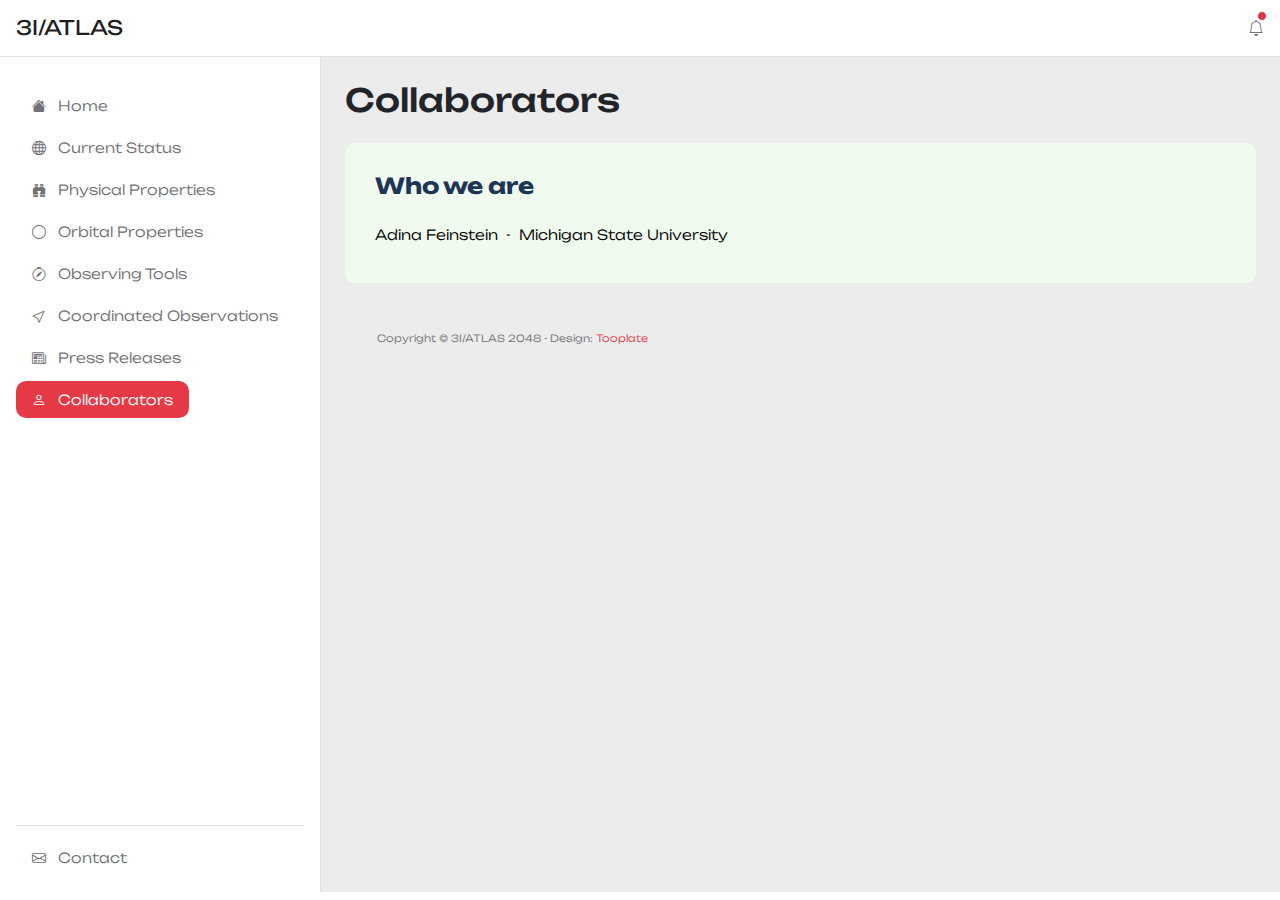
<file: collaborators.html>
<!doctype html>
<html lang="en">
    <head>
        <meta charset="utf-8">
        <meta name="viewport" content="width=device-width, initial-scale=1">

        <meta name="description" content="">
        <meta name="author" content="Tooplate">

        <title>3I/ATLAS</title>

        <!-- CSS FILES -->
        <link rel="preconnect" href="https://fonts.googleapis.com">

        <link rel="preconnect" href="https://fonts.gstatic.com" crossorigin>

        <link href="https://fonts.googleapis.com/css2?family=Unbounded:wght@300;400;700&display=swap" rel="stylesheet">

        <link href="css/bootstrap.min.css" rel="stylesheet">

        <link href="css/bootstrap-icons.css" rel="stylesheet">

        <link href="css/apexcharts.css" rel="stylesheet">

        <link href="css/tooplate-mini-finance.css" rel="stylesheet">
<!--

Tooplate 2135 3I/ATLAS

https://www.tooplate.com/view/2135-mini-finance

Bootstrap 5 Dashboard Admin Template

-->

    </head>

    <body>
        <header class="navbar sticky-top flex-md-nowrap">
            <div class="col-md-3 col-lg-3 me-0 px-3 fs-6">
                <a class="navbar-brand" href="index.html">
                    3I/ATLAS
                </a>
            </div>

            <button class="navbar-toggler position-absolute d-md-none collapsed" type="button" data-bs-toggle="collapse" data-bs-target="#sidebarMenu" aria-controls="sidebarMenu" aria-expanded="false" aria-label="Toggle navigation">
                <span class="navbar-toggler-icon"></span>
            </button>

            <div class="navbar-nav me-lg-2">
                <div class="nav-item text-nowrap d-flex align-items-center">
                    <div class="dropdown ps-3">
                        <a class="nav-link dropdown-toggle text-center" href="#" role="button" data-bs-toggle="dropdown" aria-expanded="false" id="navbarLightDropdownMenuLink">
                            <i class="bi-bell"></i>
                            <span class="position-absolute start-100 translate-middle p-1 bg-danger border border-light rounded-circle">
                                <span class="visually-hidden">New alerts</span>
                            </span>
                        </a>

                        <ul class="dropdown-menu dropdown-menu-lg-end notifications-block-wrap bg-white shadow" aria-labelledby="navbarLightDropdownMenuLink">
                            <small>Notifications</small>

                            <li class="notifications-block border-bottom pb-2 mb-2">
                                <a class="dropdown-item d-flex  align-items-center" href="#">
                                    <div class="notifications-icon-wrap bg-success">
                                        <i class="notifications-icon bi-check-circle-fill"></i>
                                    </div>

                                    <div>
                                        <span>Hello World.</span>

                                        <p>1 day ago</p>
                                    </div>
                                </a>
                            </li>

                        </ul>
                    </div>

                </div>
            </div>
        </header>

        <div class="container-fluid">
            <div class="row">
                <nav id="sidebarMenu" class="col-md-3 col-lg-3 d-md-block sidebar collapse">
                    <div class="position-sticky py-4 px-3 sidebar-sticky">
                        <ul class="nav flex-column h-100">
                            <li class="nav-item">
                                <a class="nav-link"  href="index.html">
                                    <i class="bi-house-fill me-2"></i>
                                    Home
                                </a>
                            </li>

                            <li class="nav-item">
                                <a class="nav-link" href="status.html">
                                    <i class="bi-globe me-2"></i>
                                    Current Status
                                </a>
                            </li>

                            <li class="nav-item">
                                <a class="nav-link" href="properties.html">
                                    <i class="bi-binoculars-fill me-2"></i>
                                    Physical Properties
                                </a>
                            </li>

                            <li class="nav-item">
                                <a class="nav-link" href="orbit.html">
                                    <i class="bi-circle me-2"></i>
                                    Orbital Properties
                                </a>
                            </li>

                            <li class="nav-item">
                                <a class="nav-link" href="observing.html">
                                    <i class="bi-compass me-2"></i>
                                    Observing Tools
                                </a>
                            </li>

                            <li class="nav-item">
                                <a class="nav-link" href="coordinated.html">
                                    <i class="bi-cursor me-2"></i>
                                    Coordinated Observations
                                </a>
                            </li>

                            <li class="nav-item">
                                <a class="nav-link" href="press.html">
                                    <i class="bi-newspaper me-2"></i>
                                    Press Releases
                                </a>
                            </li>

                            <li class="nav-item">
                                <a class="nav-link active" aria-current="page" href="collaborators.html">
                                    <i class="bi-person me-2"></i>
                                    Collaborators
                                </a>
                            </li>

                            <li class="nav-item border-top mt-auto pt-2">
                                <a class="nav-link" href="contact.html">
                                    <i class="bi-envelope me-2"></i>
                                    Contact
                                </a>
                            </li>
                        </ul>
                    </div>
                </nav>

                <main class="main-wrapper col-md-9 ms-sm-auto py-4 col-lg-9 px-md-4 border-start">
                    <div class="title-group mb-3">
                        <h1 class="h2 mb-0">Collaborators</h1>
                    </div>

                    <div class="row my-4">
                        <div class="col-lg-12 col-12">
                            <div class="custom-block custom-block-transations">
                                <div class="row">
                                    <div class="col-lg-12 col-12 mb-3">
                                        <h6>Who we are</h6>
                                    </div>


                                    <div class="col-lg-12 col-12">
                                        <p class="d-flex flex-wrap mb-2">
                                            <a href="mailto:adina@msu.edu">Adina Feinstein</a>
                                            <span>&nbsp - &nbspMichigan State University</span>
                                        </p>

                                    </div>
                                </div>
                            </div>


                        </div>

                    </div>

                    <footer class="site-footer">
                        <div class="container">
                            <div class="row">

                                <div class="col-lg-12 col-12">
                                    <p class="copyright-text">Copyright © 3I/ATLAS 2048
                                    - Design: <a rel="sponsored" href="https://www.tooplate.com" target="_blank">Tooplate</a></p>
                                </div>

                            </div>
                        </div>
                    </footer>
                </main>

            </div>
        </div>

        <!-- JAVASCRIPT FILES -->
        <script src="js/jquery.min.js"></script>
        <script src="js/bootstrap.bundle.min.js"></script>
        <script src="js/custom.js"></script>

    </body>
</html>
</file>
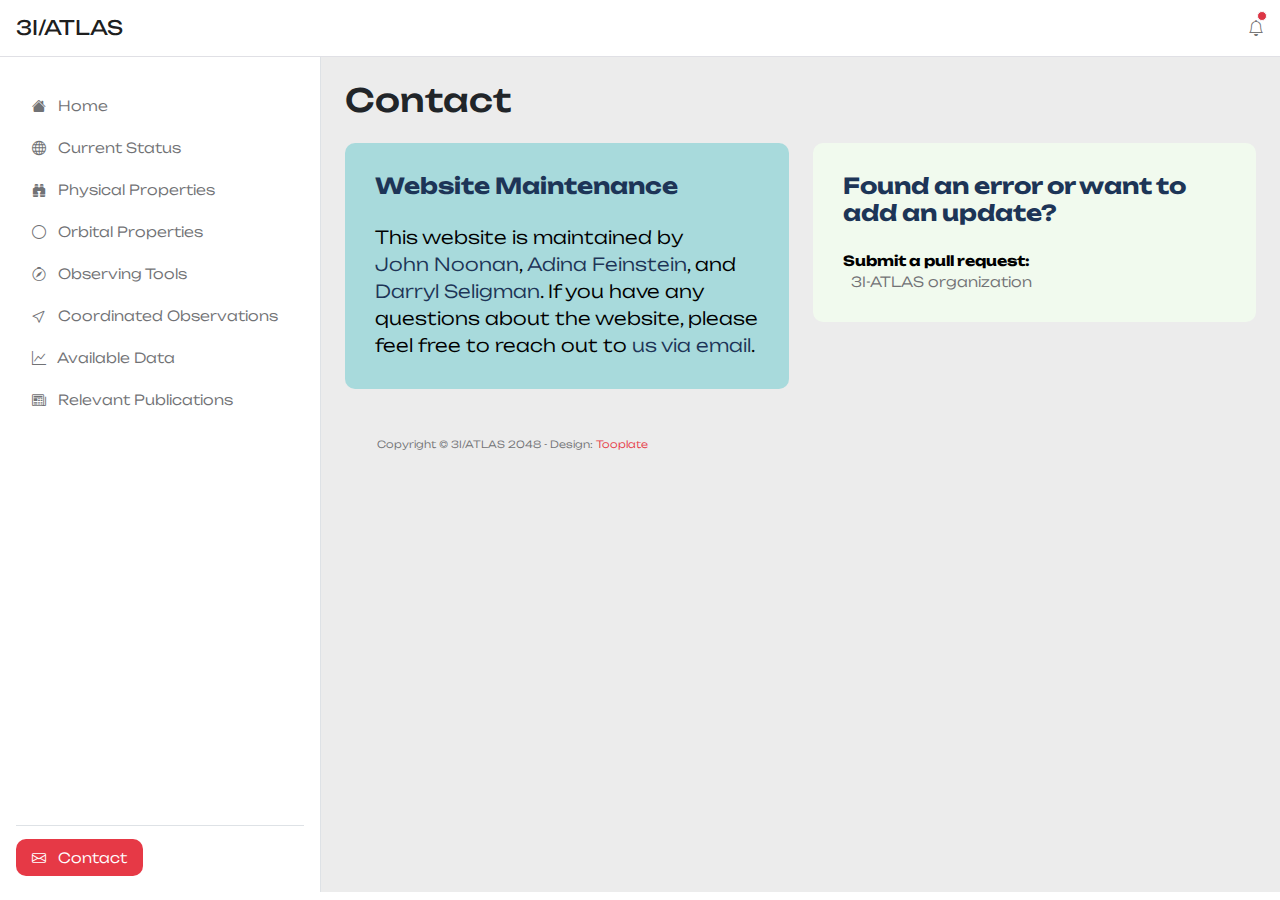
<file: contact.html>
<!doctype html>
<html lang="en">
    <head>
        <meta charset="utf-8">
        <meta name="viewport" content="width=device-width, initial-scale=1">

        <meta name="description" content="">
        <meta name="author" content="Tooplate">

        <title>3I/ATLAS</title>
        <link rel="icon" type="image/x-icon" href="comet.ico">

        <!-- CSS FILES -->
        <link rel="preconnect" href="https://fonts.googleapis.com">

        <link rel="preconnect" href="https://fonts.gstatic.com" crossorigin>

        <link href="https://fonts.googleapis.com/css2?family=Unbounded:wght@300;400;700&display=swap" rel="stylesheet">

        <link href="css/bootstrap.min.css" rel="stylesheet">

        <link href="css/bootstrap-icons.css" rel="stylesheet">

        <link href="css/apexcharts.css" rel="stylesheet">

        <link href="css/tooplate-mini-finance.css" rel="stylesheet">
<!--

Tooplate 2135 3I/ATLAS

https://www.tooplate.com/view/2135-mini-finance

Bootstrap 5 Dashboard Admin Template

-->

    </head>

    <body>
        <header class="navbar sticky-top flex-md-nowrap">
            <div class="col-md-3 col-lg-3 me-0 px-3 fs-6">
                <a class="navbar-brand" href="index.html">
                    3I/ATLAS
                </a>
            </div>

            <button class="navbar-toggler position-absolute d-md-none collapsed" type="button" data-bs-toggle="collapse" data-bs-target="#sidebarMenu" aria-controls="sidebarMenu" aria-expanded="false" aria-label="Toggle navigation">
                <span class="navbar-toggler-icon"></span>
            </button>

            <div class="navbar-nav me-lg-2">
                <div class="nav-item text-nowrap d-flex align-items-center">
                    <div class="dropdown ps-3">
                        <a class="nav-link dropdown-toggle text-center" href="#" role="button" data-bs-toggle="dropdown" aria-expanded="false" id="navbarLightDropdownMenuLink">
                            <i class="bi-bell"></i>
                            <span class="position-absolute start-100 translate-middle p-1 bg-danger border border-light rounded-circle">
                                <span class="visually-hidden">New alerts</span>
                            </span>
                        </a>

                        <ul class="dropdown-menu dropdown-menu-lg-end notifications-block-wrap bg-white shadow" aria-labelledby="navbarLightDropdownMenuLink">
                            <small>Notifications</small>

                            <li class="notifications-block border-bottom pb-2 mb-2">
                                <a class="dropdown-item d-flex  align-items-center" href="#">
                                    <div class="notifications-icon-wrap bg-success">
                                        <i class="notifications-icon bi-newspaper"></i>
                                    </div>

                                    <div>
                                      <span>Relevant publications updated.</span>
                                      <p>August 10, 2025</p>
                                    </div>
                                </a>
                            </li>

                        </ul>
                    </div>

                </div>
            </div>
        </header>

        <div class="container-fluid">
            <div class="row">
                <nav id="sidebarMenu" class="col-md-3 col-lg-3 d-md-block sidebar collapse">
                    <div class="position-sticky py-4 px-3 sidebar-sticky">
                        <ul class="nav flex-column h-100">
                            <li class="nav-item">
                                <a class="nav-link" aria-current="page" href="index.html">
                                    <i class="bi-house-fill me-2"></i>
                                    Home
                                </a>
                            </li>

                            <li class="nav-item">
                                <a class="nav-link" href="status.html">
                                    <i class="bi-globe me-2"></i>
                                    Current Status
                                </a>
                            </li>

                            <li class="nav-item">
                                <a class="nav-link" href="properties.html">
                                    <i class="bi-binoculars-fill me-2"></i>
                                    Physical Properties
                                </a>
                            </li>

                            <li class="nav-item">
                                <a class="nav-link" href="orbit.html">
                                    <i class="bi-circle me-2"></i>
                                    Orbital Properties
                                </a>
                            </li>

                            <li class="nav-item">
                                <a class="nav-link" href="observing.html">
                                    <i class="bi-compass me-2"></i>
                                    Observing Tools
                                </a>
                            </li>

                            <li class="nav-item">
                                <a class="nav-link" href="coordinated.html">
                                    <i class="bi-cursor me-2"></i>
                                    Coordinated Observations
                                </a>
                            </li>

                            <li class="nav-item">
                                <a class="nav-link" href="data.html">
                                    <i class="bi-graph-up me-2"></i>
                                    Available Data
                                </a>
                            </li>

                            <li class="nav-item">
                                <a class="nav-link" href="pubs.html">
                                    <i class="bi-newspaper me-2"></i>
                                    Relevant Publications
                                </a>
                            </li>


                            <li class="nav-item border-top mt-auto pt-2">
                                <a class="nav-link active" aria-current="page" href="contact.html">
                                    <i class="bi-envelope me-2"></i>
                                    Contact
                                </a>
                            </li>
                        </ul>
                    </div>
                </nav>

                <main class="main-wrapper col-md-9 ms-sm-auto py-4 col-lg-9 px-md-4 border-start">
                    <div class="title-group mb-3">
                        <h1 class="h2 mb-0">Contact</h1>
                    </div>

                    <div class="row my-4">

                        <div class="col-lg-6 col-12">
                            <div class="custom-block custom-block-contact">
                                <h6 class="mb-4">Website Maintenance</h6>

                                <p>
                                  This website is maintained by
                                  <a href="https://jnoons.squarespace.com/" target="_blank">John Noonan</a>,
                                  <a href="https://adina.feinste.in" target="_blank">Adina Feinstein</a>, and
                                  <a href="https://www.darrylseligman.com/" target="_blank">Darryl Seligman</a>. If you
                                  have any questions about the website, please feel
                                  free to reach out to <a href="mailto:adina@msu.edu,dzs@msu.edu,noonan@auburn.edu">us via email</a>.
                                </p>

                              </div>



                        </div>

                        <div class="col-lg-6 col-12">

                          <div class="custom-block custom-block-profile">
                              <h6 class="mb-4">Found an error or want to add an update?</h6>

                              <p>
                                  <strong>Submit a pull request:</strong>
                                  <a href="https://github.com/3I-ATLAS/3I-ATLAS.github.io/pulls"
                                  target="_blank"
                                  class="ms-2">
                                      3I-ATLAS organization
                                  </a>
                              </p>
                            </div>

                        </div>
                    </div>

                    <footer class="site-footer">
                        <div class="container">
                            <div class="row">

                                <div class="col-lg-12 col-12">
                                    <p class="copyright-text">Copyright © 3I/ATLAS 2048
                                    - Design: <a rel="sponsored" href="https://www.tooplate.com" target="_blank">Tooplate</a></p>
                                </div>

                            </div>
                        </div>
                    </footer>
                </main>

            </div>
        </div>

        <!-- JAVASCRIPT FILES -->
        <script src="js/jquery.min.js"></script>
        <script src="js/bootstrap.bundle.min.js"></script>
        <script src="js/custom.js"></script>

    </body>
</html>
</file>
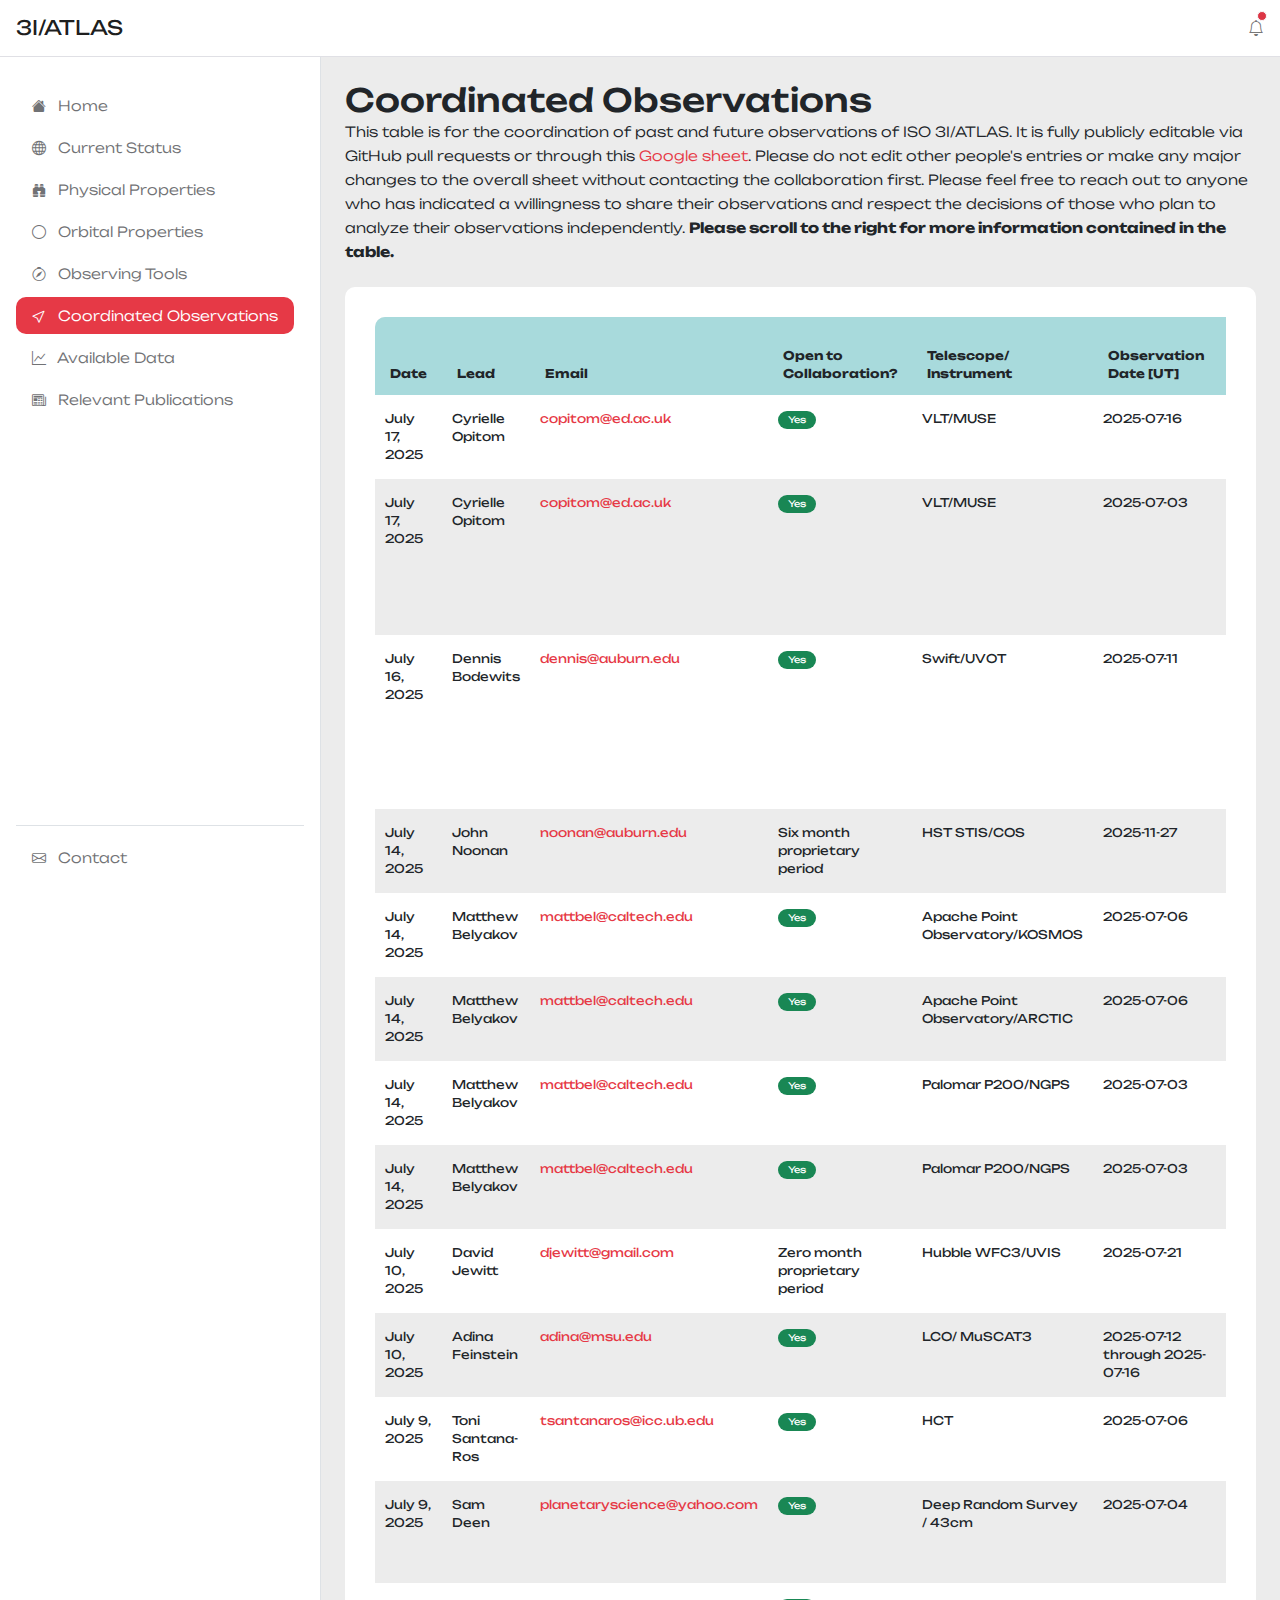
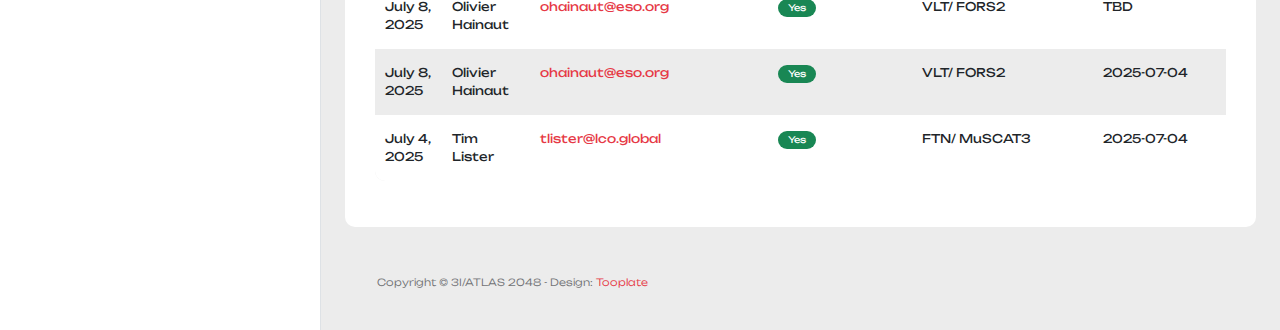
<file: coordinated.html>
<!doctype html>
<html lang="en">
    <head>
        <meta charset="utf-8">
        <meta name="viewport" content="width=device-width, initial-scale=1">

        <meta name="description" content="">
        <meta name="author" content="Tooplate">

        <title>3I/ATLAS</title>
        <link rel="icon" type="image/x-icon" href="comet.ico">

        <!-- CSS FILES -->
        <link rel="preconnect" href="https://fonts.googleapis.com">

        <link rel="preconnect" href="https://fonts.gstatic.com" crossorigin>

        <link href="https://fonts.googleapis.com/css2?family=Unbounded:wght@300;400;700&display=swap" rel="stylesheet">

        <link href="css/bootstrap.min.css" rel="stylesheet">

        <link href="css/bootstrap-icons.css" rel="stylesheet">

        <link href="css/apexcharts.css" rel="stylesheet">

        <link href="css/tooplate-mini-finance.css" rel="stylesheet">
<!--

Tooplate 2135 3I/ATLAS

https://www.tooplate.com/view/2135-mini-finance

Bootstrap 5 Dashboard Admin Template

-->

    </head>

    <body>
        <header class="navbar sticky-top flex-md-nowrap">
            <div class="col-md-3 col-lg-3 me-0 px-3 fs-6">
                <a class="navbar-brand" href="index.html">
                    3I/ATLAS
                </a>
            </div>

            <button class="navbar-toggler position-absolute d-md-none collapsed" type="button" data-bs-toggle="collapse" data-bs-target="#sidebarMenu" aria-controls="sidebarMenu" aria-expanded="false" aria-label="Toggle navigation">
                <span class="navbar-toggler-icon"></span>
            </button>

            <div class="navbar-nav me-lg-2">
                <div class="nav-item text-nowrap d-flex align-items-center">
                    <div class="dropdown ps-3">
                        <a class="nav-link dropdown-toggle text-center" href="#" role="button" data-bs-toggle="dropdown" aria-expanded="false" id="navbarLightDropdownMenuLink">
                            <i class="bi-bell"></i>
                            <span class="position-absolute start-100 translate-middle p-1 bg-danger border border-light rounded-circle">
                                <span class="visually-hidden">New alerts</span>
                            </span>
                        </a>

                        <ul class="dropdown-menu dropdown-menu-lg-end notifications-block-wrap bg-white shadow" aria-labelledby="navbarLightDropdownMenuLink">
                            <small>Notifications</small>

                            <li class="notifications-block border-bottom pb-2 mb-2">
                                <a class="dropdown-item d-flex  align-items-center" href="#">
                                    <div class="notifications-icon-wrap bg-success">
                                        <i class="notifications-icon bi-graph-up"></i>
                                    </div>

                                    <div>
                                        <span>Palomar + APO observations from Bolin et al. are now available..</span>

                                        <p>July 16, 2025</p>
                                    </div>
                                </a>
                            </li>

                        </ul>
                    </div>

                </div>
            </div>
        </header>

        <div class="container-fluid">
            <div class="row">
                <nav id="sidebarMenu" class="col-md-3 col-lg-3 d-md-block sidebar collapse">
                    <div class="position-sticky py-4 px-3 sidebar-sticky">
                        <ul class="nav flex-column h-100">
                            <li class="nav-item">
                                <a class="nav-link" href="index.html">
                                    <i class="bi-house-fill me-2"></i>
                                    Home
                                </a>
                            </li>

                            <li class="nav-item">
                                <a class="nav-link" href="status.html">
                                    <i class="bi-globe me-2"></i>
                                    Current Status
                                </a>
                            </li>

                            <li class="nav-item">
                                <a class="nav-link" href="properties.html">
                                    <i class="bi-binoculars-fill me-2"></i>
                                    Physical Properties
                                </a>
                            </li>

                            <li class="nav-item">
                                <a class="nav-link" href="orbit.html">
                                    <i class="bi-circle me-2"></i>
                                    Orbital Properties
                                </a>
                            </li>

                            <li class="nav-item">
                                <a class="nav-link" href="observing.html">
                                    <i class="bi-compass me-2"></i>
                                    Observing Tools
                                </a>
                            </li>

                            <li class="nav-item">
                                <a class="nav-link active" aria-current="page" href="coordinated.html">
                                    <i class="bi-cursor me-2"></i>
                                    Coordinated Observations
                                </a>
                            </li>

                            <li class="nav-item">
                                <a class="nav-link" href="data.html">
                                    <i class="bi-graph-up me-2"></i>
                                    Available Data
                                </a>
                            </li>

                            <li class="nav-item">
                                <a class="nav-link" href="pubs.html">
                                    <i class="bi-newspaper me-2"></i>
                                    Relevant Publications
                                </a>
                            </li>

                            <li class="nav-item border-top mt-auto pt-2">
                                <a class="nav-link" href="contact.html">
                                    <i class="bi-envelope me-2"></i>
                                    Contact
                                </a>
                            </li>
                        </ul>
                    </div>
                </nav>

                <main class="main-wrapper col-md-9 ms-sm-auto py-4 col-lg-9 px-md-4 border-start">
                    <div class="title-group mb-3">
                        <h1 class="h2 mb-0">Coordinated Observations</h1>
                        <small>This table is for the coordination of past and future
                           observations of ISO 3I/ATLAS. It is fully publicly editable
                           via GitHub pull requests or through this
                           <a href="https://docs.google.com/spreadsheets/d/1INhxLWlHoa-JkW-uKRzmSyms06wI80wEXTqBJSR3YAI/edit?usp=sharing" target="_blank">Google sheet</a>.
                           Please do not edit other people's
                           entries or make any major changes to the overall sheet without
                           contacting the collaboration first. Please feel free to reach out
                           to anyone who has indicated a willingness to share their observations
                           and respect the decisions of those who plan to analyze their observations
                           independently.
                        <b> Please scroll to the right for more information contained in the table. </b>
                      </small>

                    </div>


                    <div class="row my-4">
                        <div class="col-lg-12 col-12">
                            <div class="custom-block bg-white">

                                <div class="table-responsive">
                                    <table class="account-table table">
                                        <thead>
                                            <tr>
                                                <th scope="col">Date</th>
                                                <th scope="col">Lead</th>
                                                <th scope="col">Email</th>
                                                <th scope="col">Open to Collaboration?</th>
                                                <th scope="col">Telescope/ Instrument</th>
                                                <th scope="col">Observation Date [UT]</th>
                                                <th scope="col">Observation Time Range [UT]</th>
                                                <th scope="col">Site Code</th>
                                                <th scope="col">Filter/ Bandpass</th>
                                                <th scope="col">Status</th>
                                                <th scope="col">Details</th>
                                                <!--<th scope="col">Weather Conditions</th>-->
                                                <th scope="col">Additional Comments</th>
                                            </tr>
                                        </thead>

                                        <tbody>

                                          <tr>
                                              <td scope="row">July 17, 2025</td>
                                              <td scope="row">Cyrielle Opitom</td>
                                              <td scope="row"><a href="mailto:copitom@ed.ac.uk">copitom@ed.ac.uk</a></td>
                                              <td scope="row"><span class="badge text-bg-success">
                                                  Yes
                                              </span></td>
                                              <td scope="row">VLT/MUSE</td>
                                              <td scope="row">2025-07-16</td>
                                              <td scope="row">~1am</td>
                                              <td scope="row">309</td>
                                              <td scope="row">480-930 nm</td>
                                              <td scope="row"><span class="badge text-bg-success">
                                                  Completed
                                              </span></td>
                                              <td scope="row">IFS</td>
                                              <td scope="row"></td>
                                          </tr>

                                          <tr>
                                              <td scope="row">July 17, 2025</td>
                                              <td scope="row">Cyrielle Opitom</td>
                                              <td scope="row"><a href="mailto:copitom@ed.ac.uk">copitom@ed.ac.uk</a></td>
                                              <td scope="row"><span class="badge text-bg-success">
                                                  Yes
                                              </span></td>
                                              <td scope="row">VLT/MUSE</td>
                                              <td scope="row">2025-07-03</td>
                                              <td scope="row">~1am</td>
                                              <td scope="row">309</td>
                                              <td scope="row">480-930 nm</td>
                                              <td scope="row"><span class="badge text-bg-success">
                                                  Completed
                                              </span></td>
                                              <td scope="row">IFS</td>
                                              <td scope="row">Submitted to <a href="http://arxiv.org/abs/2507.05226" target="_blank">MNRAS</a>. We will monitor every ~1.5 weeks. Open to share exact dates.</td>
                                          </tr>

                                          <tr>
                                              <td scope="row">July 16, 2025</td>
                                              <td scope="row">Dennis Bodewits</td>
                                              <td scope="row"><a href="mailto:dennis@auburn.edu">dennis@auburn.edu</a></td>
                                              <td scope="row"><span class="badge text-bg-success">
                                                  Yes
                                              </span></td>
                                              <td scope="row">Swift/UVOT</td>
                                              <td scope="row">2025-07-11</td>
                                              <td scope="row">2025-07-11 - 2025-07-13</td>
                                              <td scope="row"></td>
                                              <td scope="row">UVW1/V</td>
                                              <td scope="row"><span class="badge text-bg-success">
                                                  Completed
                                              </span></td>
                                              <td scope="row">Imaging</td>
                                              <td scope="row">To be included in a survey paper. Monitoring will continue every two weeks.</td>
                                          </tr>

                                          <tr>
                                              <td scope="row">July 14, 2025</td>
                                              <td scope="row">John Noonan</td>
                                              <td scope="row"><a href="mailto:noonan@auburn.edu">noonan@auburn.edu</a></td>
                                              <td scope="row">Six month proprietary period</td>
                                              <td scope="row">HST STIS/COS</td>
                                              <td scope="row">2025-11-27</td>
                                              <td scope="row">2025-11-27 - 2025-12-10</td>
                                              <td scope="row">250</td>
                                              <td scope="row">G160M/G230L</td>
                                              <td scope="row"><span class="badge text-bg-warning">
                                                  Upcoming
                                              </span></td>
                                              <td scope="row">Spectroscopy</td>
                                              <td scope="row"><a href="https://www.stsci.edu/hst-program-info/program/?program=17780" target="_blank">PID 17780</a></td>
                                          </tr>

                                          <tr>
                                              <td scope="row">July 14, 2025</td>
                                              <td scope="row">Matthew Belyakov</td>
                                              <td scope="row"><a href="mailto:mattbel@caltech.edu">mattbel@caltech.edu</a></td>
                                              <td scope="row"><span class="badge text-bg-success">
                                                  Yes
                                              </span></td>
                                              <td scope="row">Apache Point Observatory/KOSMOS</td>
                                              <td scope="row">2025-07-06</td>
                                              <td scope="row"></td>
                                              <td scope="row">705</td>
                                              <td scope="row">Blue GRISM 3800-6600 Å</td>
                                              <td scope="row"><span class="badge text-bg-success">
                                                  Completed
                                              </span></td>
                                              <td scope="row">Spectroscopy, only a few usable observations</td>
                                              <td scope="row">To be included in a RNAAS</td>
                                          </tr>

                                          <tr>
                                              <td scope="row">July 14, 2025</td>
                                              <td scope="row">Matthew Belyakov</td>
                                              <td scope="row"><a href="mailto:mattbel@caltech.edu">mattbel@caltech.edu</a></td>
                                              <td scope="row"><span class="badge text-bg-success">
                                                  Yes
                                              </span></td>
                                              <td scope="row">Apache Point Observatory/ARCTIC</td>
                                              <td scope="row">2025-07-06</td>
                                              <td scope="row"></td>
                                              <td scope="row">705</td>
                                              <td scope="row">g/r/i/z</td>
                                              <td scope="row"><span class="badge text-bg-success">
                                                  Completed
                                              </span></td>
                                              <td scope="row">Imaging using a guide camera</td>
                                              <td scope="row">To be included in a RNAAS</td>
                                          </tr>

                                          <tr>
                                              <td scope="row">July 14, 2025</td>
                                              <td scope="row">Matthew Belyakov</td>
                                              <td scope="row"><a href="mailto:mattbel@caltech.edu">mattbel@caltech.edu</a></td>
                                              <td scope="row"><span class="badge text-bg-success">
                                                  Yes
                                              </span></td>
                                              <td scope="row">Palomar P200/NGPS</td>
                                              <td scope="row">2025-07-03</td>
                                              <td scope="row">~7:00:00 AM</td>
                                              <td scope="row">675</td>
                                              <td scope="row">R/I</td>
                                              <td scope="row"><span class="badge text-bg-success">
                                                  Completed
                                              </span></td>
                                              <td scope="row">Spectroscopy</td>
                                              <td scope="row">To be included in a RNAAS</td>
                                          </tr>

                                          <tr>
                                              <td scope="row">July 14, 2025</td>
                                              <td scope="row">Matthew Belyakov</td>
                                              <td scope="row"><a href="mailto:mattbel@caltech.edu">mattbel@caltech.edu</a></td>
                                              <td scope="row"><span class="badge text-bg-success">
                                                  Yes
                                              </span></td>
                                              <td scope="row">Palomar P200/NGPS</td>
                                              <td scope="row">2025-07-03</td>
                                              <td scope="row">~7:00:00 AM</td>
                                              <td scope="row">675</td>
                                              <td scope="row">g/r/i</td>
                                              <td scope="row"><span class="badge text-bg-success">
                                                  Completed
                                              </span></td>
                                              <td scope="row">Imaging using a guide camera</td>
                                              <td scope="row"></td>
                                          </tr>

                                          <tr>
                                              <td scope="row">July 10, 2025</td>
                                              <td scope="row">David Jewitt</td>
                                              <td scope="row"><a href="mailto:djewitt@gmail.com">djewitt@gmail.com</a></td>
                                              <td scope="row">Zero month proprietary period</td>
                                              <td scope="row">Hubble WFC3/UVIS</td>
                                              <td scope="row">2025-07-21</td>
                                              <td scope="row">TBD</td>
                                              <td scope="row">250</td>
                                              <td scope="row">F350LP</td>
                                              <td scope="row"><span class="badge text-bg-warning">
                                                  Upcoming
                                              </span></td>
                                              <td scope="row">Imaging</td>
                                              <td scope="row"><a href="https://www.stsci.edu/hst-program-info/program/?program=17830" target="_blank">PID 17830</a></td>
                                          </tr>

                                          <tr>
                                              <td scope="row">July 10, 2025</td>
                                              <td scope="row">Adina Feinstein</td>
                                              <td scope="row"><a href="mailto:adina@msu.edu">adina@msu.edu</a></td>
                                              <td scope="row">
                                                  <span class="badge text-bg-success">
                                                      Yes
                                                  </span>
                                              </td>
                                              <td scope="row">LCO/ MuSCAT3</td>
                                              <td scope="row">2025-07-12 through 2025-07-16</td>
                                              <td scope="row">TBD</td>
                                              <td scope="row">F65</td>
                                              <td scope="row">griz</td>
                                              <td scope="row"><span class="badge text-bg-warning">
                                                  Upcoming
                                              </span></td>
                                              <td scope="row"></td>
                                              <td scope="row"></td>
                                          </tr>

                                          <tr>
                                              <td scope="row">July 9, 2025</td>
                                              <td scope="row">Toni Santana-Ros</td>
                                              <td scope="row"><a href="mailto:tsantanaros@icc.ub.edu">tsantanaros@icc.ub.edu</a></td>
                                              <td scope="row"><span class="badge text-bg-success">Yes</span></td>
                                              <td scope="row">HCT</td>
                                              <td scope="row">2025-07-06</td>
                                              <td scope="row">17:45 - 18:55</td>
                                              <td scope="row">N50</td>
                                              <td scope="row">r</td>
                                              <td scope="row"><span class="badge text-bg-success">
                                                  Completed
                                              </span></td>
                                              <td scope="row"></td>
                                              <td scope="row"></td>
                                          </tr>

                                          <tr>
                                              <td scope="row">July 9, 2025</td>
                                              <td scope="row">Sam Deen</td>
                                              <td scope="row"><a href="mailto:planetaryscience@yahoo.com">planetaryscience@yahoo.com</a></td>
                                              <td scope="row"><span class="badge text-bg-success">Yes</span></td>
                                              <td scope="row">Deep Random Survey / 43cm</td>
                                              <td scope="row">2025-07-04</td>
                                              <td scope="row">04:11 - 10:00</td>
                                              <td scope="row">X09</td>
                                              <td scope="row">Lum</td>
                                              <td scope="row"><span class="badge text-bg-success">
                                                  Completed
                                              </span></td>
                                              <td scope="row">small gap from 08:09-08:39, good quality otherwise</td>
                                              <td scope="row"></td>
                                          </tr>

                                          <tr>
                                              <td scope="row">July 8, 2025</td>
                                              <td scope="row">Olivier Hainaut</td>
                                              <td scope="row"><a href="mailto:ohainaut@eso.org">ohainaut@eso.org</a></td>
                                              <td scope="row"><span class="badge text-bg-success">Yes</span></td>
                                              <td scope="row">VLT/ FORS2</td>
                                              <td scope="row">TBD</td>
                                              <td scope="row">TBD</td>
                                              <td scope="row">309</td>
                                              <td scope="row">R</td>
                                              <td scope="row"><span class="badge text-bg-warning">
                                                  Upcoming
                                              </span></td>
                                              <td scope="row"></td>
                                              <td scope="row"></td>
                                          </tr>

                                          <tr>
                                              <td scope="row">July 8, 2025</td>
                                              <td scope="row">Olivier Hainaut</td>
                                              <td scope="row"><a href="mailto:ohainaut@eso.org">ohainaut@eso.org</a></td>
                                              <td scope="row"><span class="badge text-bg-success">Yes</span></td>
                                              <td scope="row">VLT/ FORS2</td>
                                              <td scope="row">2025-07-04</td>
                                              <td scope="row">06:50 - 07:15</td>
                                              <td scope="row">309</td>
                                              <td scope="row">R</td>
                                              <td scope="row"><span class="badge text-bg-success">
                                                  Completed
                                              </span></td>
                                              <td scope="row">Good seeing for astrometry</td>
                                              <td scope="row">Data are public</td>
                                          </tr>

                                            <tr>
                                                <td scope="row">July 4, 2025</td>
                                                <td scope="row">Tim Lister</td>
                                                <td scope="row"><a href="mailto:tlister@lco.global">tlister@lco.global</a></td>
                                                <td scope="row"><span class="badge text-bg-success">Yes</span></td>
                                                <td scope="row">FTN/ MuSCAT3</td>
                                                <td scope="row">2025-07-04</td>
                                                <td scope="row">08:50 - 11:50</td>
                                                <td scope="row">F65</td>
                                                <td scope="row">griz</td>
                                                <td scope="row"><span class="badge text-bg-success">
                                                    Completed
                                                </span></td>
                                                <td scope="row">Multi-filter deep imaging/lightcurve</td>
                                                <td scope="row"></td>
                                            </tr>

                                            <!--FOR NOs <span class="badge text-bg-danger">-->

                                        </tbody>


                                    </table>
                                </div>

                            </div>
                        </div>

                    </div>

                    <footer class="site-footer">
                        <div class="container">
                            <div class="row">

                                <div class="col-lg-12 col-12">
                                    <p class="copyright-text">Copyright © 3I/ATLAS 2048
                                    - Design: <a rel="sponsored" href="https://www.tooplate.com" target="_blank">Tooplate</a></p>
                                </div>

                            </div>
                        </div>
                    </footer>
                </main>

            </div>
        </div>

        <!-- JAVASCRIPT FILES -->
        <script src="js/jquery.min.js"></script>
        <script src="js/bootstrap.bundle.min.js"></script>
        <script src="js/apexcharts.min.js"></script>
        <script src="js/custom.js"></script>
    </body>
</html>
</file>
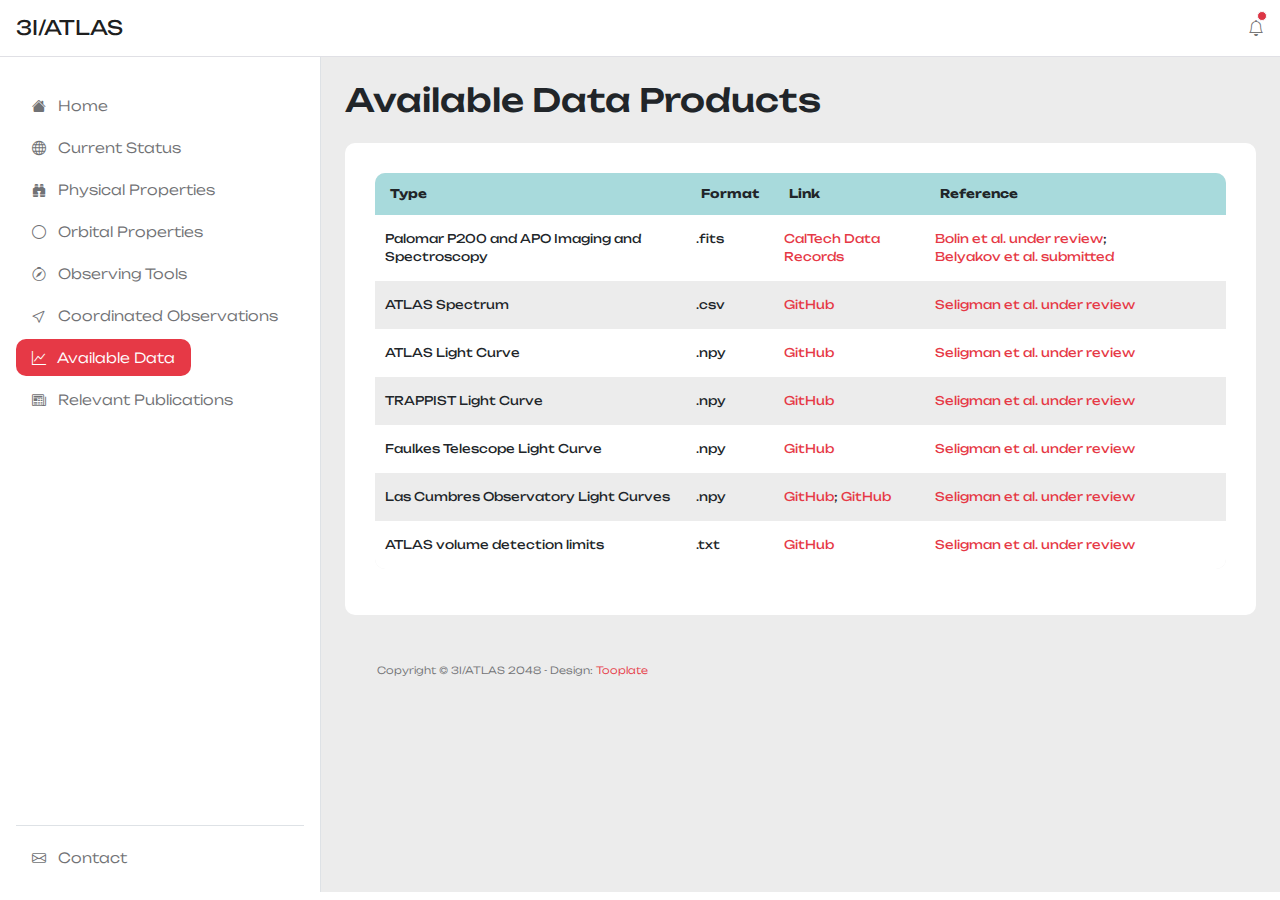
<file: data.html>
<!doctype html>
<html lang="en">
    <head>
        <meta charset="utf-8">
        <meta name="viewport" content="width=device-width, initial-scale=1">

        <meta name="description" content="">
        <meta name="author" content="Tooplate">

        <title>3I/ATLAS</title>
        <link rel="icon" type="image/x-icon" href="comet.ico">

        <!-- CSS FILES -->
        <link rel="preconnect" href="https://fonts.googleapis.com">

        <link rel="preconnect" href="https://fonts.gstatic.com" crossorigin>

        <link href="https://fonts.googleapis.com/css2?family=Unbounded:wght@300;400;700&display=swap" rel="stylesheet">

        <link href="css/bootstrap.min.css" rel="stylesheet">

        <link href="css/bootstrap-icons.css" rel="stylesheet">

        <link href="css/apexcharts.css" rel="stylesheet">

        <link href="css/tooplate-mini-finance.css" rel="stylesheet">
<!--

Tooplate 2135 3I/ATLAS

https://www.tooplate.com/view/2135-mini-finance

Bootstrap 5 Dashboard Admin Template

-->

    </head>

    <body>
        <header class="navbar sticky-top flex-md-nowrap">
            <div class="col-md-3 col-lg-3 me-0 px-3 fs-6">
                <a class="navbar-brand" href="index.html">
                    3I/ATLAS
                </a>
            </div>

            <button class="navbar-toggler position-absolute d-md-none collapsed" type="button" data-bs-toggle="collapse" data-bs-target="#sidebarMenu" aria-controls="sidebarMenu" aria-expanded="false" aria-label="Toggle navigation">
                <span class="navbar-toggler-icon"></span>
            </button>

            <div class="navbar-nav me-lg-2">
                <div class="nav-item text-nowrap d-flex align-items-center">
                    <div class="dropdown ps-3">
                        <a class="nav-link dropdown-toggle text-center" href="#" role="button" data-bs-toggle="dropdown" aria-expanded="false" id="navbarLightDropdownMenuLink">
                            <i class="bi-bell"></i>
                            <span class="position-absolute start-100 translate-middle p-1 bg-danger border border-light rounded-circle">
                                <span class="visually-hidden">New alerts</span>
                            </span>
                        </a>

                        <ul class="dropdown-menu dropdown-menu-lg-end notifications-block-wrap bg-white shadow" aria-labelledby="navbarLightDropdownMenuLink">
                            <small>Notifications</small>

                            <li class="notifications-block border-bottom pb-2 mb-2">
                                <a class="dropdown-item d-flex  align-items-center" href="#">
                                    <div class="notifications-icon-wrap bg-success">
                                        <i class="notifications-icon bi-newspaper"></i>
                                    </div>

                                    <div>
                                      <span>Relevant publications updated.</span>
                                      <p>August 10, 2025</p>
                                    </div>
                                </a>
                            </li>

                        </ul>
                    </div>

                </div>
            </div>
        </header>

        <div class="container-fluid">
            <div class="row">
                <nav id="sidebarMenu" class="col-md-3 col-lg-3 d-md-block sidebar collapse">
                    <div class="position-sticky py-4 px-3 sidebar-sticky">
                        <ul class="nav flex-column h-100">
                            <li class="nav-item">
                                <a class="nav-link"  href="index.html">
                                    <i class="bi-house-fill me-2"></i>
                                    Home
                                </a>
                            </li>

                            <li class="nav-item">
                                <a class="nav-link" href="status.html">
                                    <i class="bi-globe me-2"></i>
                                    Current Status
                                </a>
                            </li>

                            <li class="nav-item">
                                <a class="nav-link" href="properties.html">
                                    <i class="bi-binoculars-fill me-2"></i>
                                    Physical Properties
                                </a>
                            </li>

                            <li class="nav-item">
                                <a class="nav-link" href="orbit.html">
                                    <i class="bi-circle me-2"></i>
                                    Orbital Properties
                                </a>
                            </li>

                            <li class="nav-item">
                                <a class="nav-link" href="observing.html">
                                    <i class="bi-compass me-2"></i>
                                    Observing Tools
                                </a>
                            </li>

                            <li class="nav-item">
                                <a class="nav-link" href="coordinated.html">
                                    <i class="bi-cursor me-2"></i>
                                    Coordinated Observations
                                </a>
                            </li>

                            <li class="nav-item">
                                <a class="nav-link active" aria-current="page" href="data.html">
                                    <i class="bi-graph-up me-2"></i>
                                    Available Data
                                </a>
                            </li>

                            <li class="nav-item">
                                <a class="nav-link" href="pubs.html">
                                    <i class="bi-newspaper me-2"></i>
                                    Relevant Publications
                                </a>
                            </li>

                            <li class="nav-item border-top mt-auto pt-2">
                                <a class="nav-link" href="contact.html">
                                    <i class="bi-envelope me-2"></i>
                                    Contact
                                </a>
                            </li>
                        </ul>
                    </div>
                </nav>

                <main class="main-wrapper col-md-9 ms-sm-auto py-4 col-lg-9 px-md-4 border-start">
                    <div class="title-group mb-3">
                        <h1 class="h2 mb-0">Available Data Products</h1>
                    </div>

                    <div class="row my-4">
                        <div class="col-lg-12 col-12">
                            <div class="custom-block bg-white">

                                <div class="table-responsive">
                                    <table class="account-table table">
                                        <thead>
                                            <tr>
                                                <th scope="col">Type</th>
                                                <th scope="col">Format</th>
                                                <th scope="col">Link</th>
                                                <th scope="col">Reference</th>
                                            </tr>
                                        </thead>

                                        <tbody>

                                            <tr>
                                              <td scope="row">Palomar P200 and APO Imaging and Spectroscopy</td>
                                              <td scope="row">.fits</td>
                                              <td scope="row"><a target="_blank" href="https://data.caltech.edu/records/qdce4-pvm83">CalTech Data Records</a></td>
                                              <td scope="row"><a target="_blank" href="https://arxiv.org/abs/2507.05252">Bolin et al. under review</a>; <a href="https://arxiv.org/abs/2507.11720" target="_blank">Belyakov et al. submitted</a></td>
                                            </tr>

                                            <tr>
                                              <td scope="row">ATLAS Spectrum</td>
                                              <td scope="row">.csv</td>
                                              <td scope="row"><a target="_blank" href="https://github.com/3I-ATLAS/discovery-paper/blob/main/src/data/3I-Reflectivity_JN_edit.csv">GitHub</a></td>
                                              <td scope="row"><a target="_blank" href="https://arxiv.org/abs/2507.02757">Seligman et al. under review</a></td>
                                            </tr>

                                            <tr>
                                              <td scope="row">ATLAS Light Curve</td>
                                              <td scope="row">.npy</td>
                                              <td scope="row"><a target="_blank" href="https://github.com/3I-ATLAS/discovery-paper/blob/main/src/data/ATLAS.npy">GitHub</a></td>
                                              <td scope="row"><a target="_blank" href="https://arxiv.org/abs/2507.02757">Seligman et al. under review</a></td>
                                            </tr>

                                            <tr>
                                              <td scope="row">TRAPPIST Light Curve</td>
                                              <td scope="row">.npy</td>
                                              <td scope="row"><a target="_blank" href="https://github.com/3I-ATLAS/discovery-paper/blob/main/src/data/TRAPPIST.npy">GitHub</a></td>
                                              <td scope="row"><a target="_blank" href="https://arxiv.org/abs/2507.02757">Seligman et al. under review</a></td>
                                            </tr>

                                            <tr>
                                              <td scope="row">Faulkes Telescope Light Curve</td>
                                              <td scope="row">.npy</td>
                                              <td scope="row"><a href="https://github.com/3I-ATLAS/discovery-paper/blob/main/src/data/TJO.npy" target="_blank">GitHub</a></td>
                                              <td scope="row"><a target="_blank" href="https://arxiv.org/abs/2507.02757">Seligman et al. under review</a></td>
                                            </tr>

                                            <tr>
                                              <td scope="row">Las Cumbres Observatory Light Curves</td>
                                              <td scope="row">.npy</td>
                                              <td scope="row"><a href="https://github.com/3I-ATLAS/discovery-paper/blob/main/src/data/LCO_1.npy" target="_blank">GitHub</a>;
                                                              <a href="https://github.com/3I-ATLAS/discovery-paper/blob/main/src/data/LCO_2.npy" target="_blank">GitHub</a></td>
                                              <td scope="row"><a target="_blank" href="https://arxiv.org/abs/2507.02757">Seligman et al. under review</a></td>
                                            </tr>

                                            <tr>
                                              <td scope="row">ATLAS volume detection limits</td>
                                              <td scope="row">.txt</td>
                                              <td scope="row"><a target="_blank" href="https://github.com/3I-ATLAS/discovery-paper/blob/main/src/data/3I_xc.txt">GitHub</a></td>
                                              <td scope="row"><a target="_blank" href="https://arxiv.org/abs/2507.02757">Seligman et al. under review</a></td>
                                            </tr>

                                        </tbody>


                                    </table>
                                </div>

                            </div>
                        </div>

                    </div>

                    <footer class="site-footer">
                        <div class="container">
                            <div class="row">

                                <div class="col-lg-12 col-12">
                                    <p class="copyright-text">Copyright © 3I/ATLAS 2048
                                    - Design: <a rel="sponsored" href="https://www.tooplate.com" target="_blank">Tooplate</a></p>
                                </div>

                            </div>
                        </div>
                    </footer>
                </main>

            </div>
        </div>

        <!-- JAVASCRIPT FILES -->
        <script src="js/jquery.min.js"></script>
        <script src="js/bootstrap.bundle.min.js"></script>
        <script src="js/custom.js"></script>

    </body>
</html>
</file>
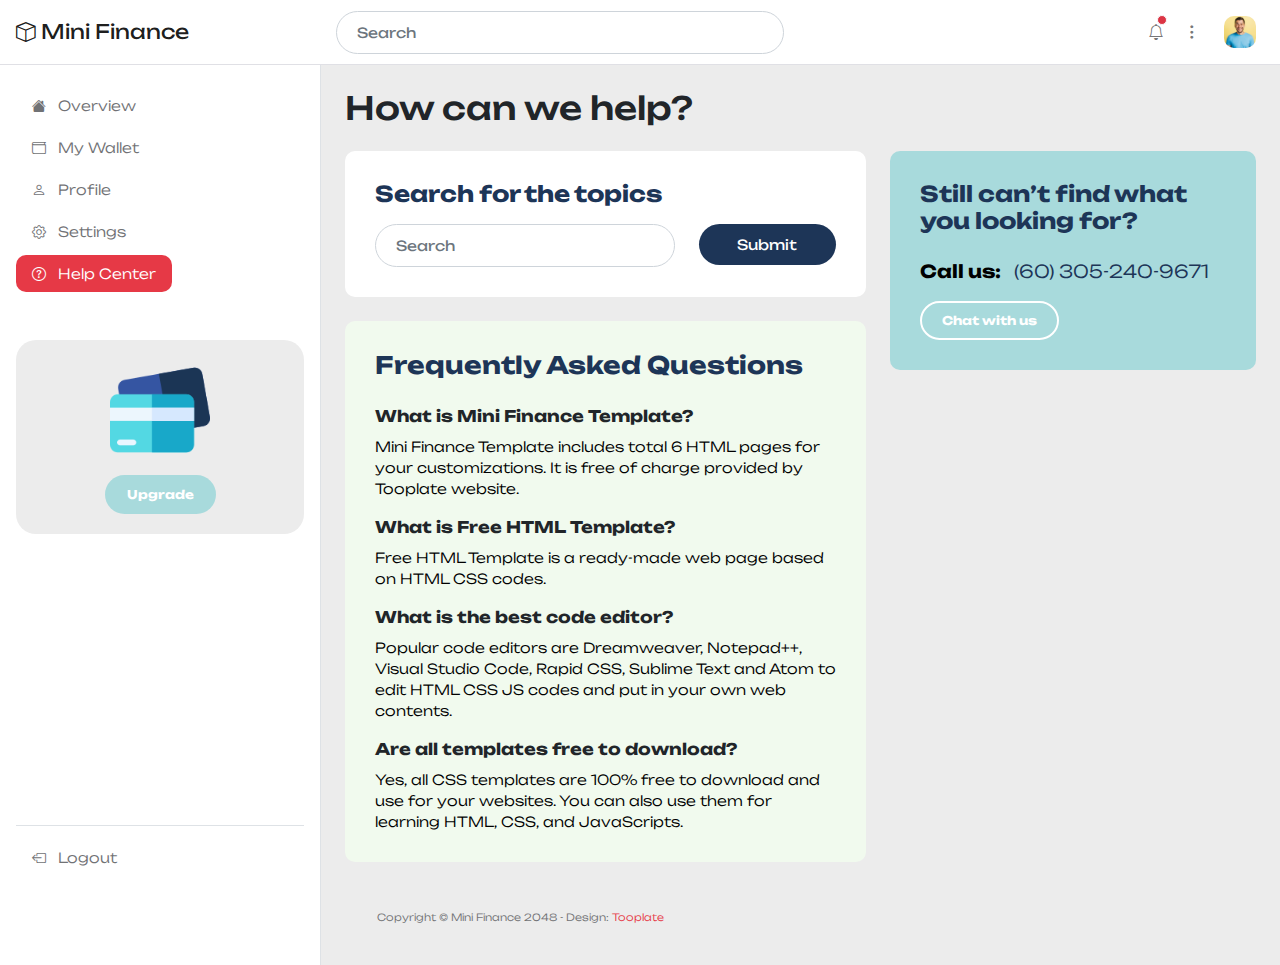
<file: help-center.html>
<!doctype html>
<html lang="en">
    <head>
        <meta charset="utf-8">
        <meta name="viewport" content="width=device-width, initial-scale=1">

        <meta name="description" content="">
        <meta name="author" content="">

        <title>Mini Finance - Help Center</title>

        <!-- CSS FILES -->      
        <link rel="preconnect" href="https://fonts.googleapis.com">
        
        <link rel="preconnect" href="https://fonts.gstatic.com" crossorigin>

        <link href="https://fonts.googleapis.com/css2?family=Unbounded:wght@300;400;700&display=swap" rel="stylesheet">

        <link href="css/bootstrap.min.css" rel="stylesheet">

        <link href="css/bootstrap-icons.css" rel="stylesheet">

        <link href="css/tooplate-mini-finance.css" rel="stylesheet">
<!--

Tooplate 2135 Mini Finance

https://www.tooplate.com/view/2135-mini-finance

Bootstrap 5 Dashboard Admin Template

-->
    </head>
    
    <body>
        <header class="navbar sticky-top flex-md-nowrap">
            <div class="col-md-3 col-lg-3 me-0 px-3 fs-6">
                <a class="navbar-brand" href="index.html">
                    <i class="bi-box"></i>
                    Mini Finance
                </a>
            </div>

            <button class="navbar-toggler position-absolute d-md-none collapsed" type="button" data-bs-toggle="collapse" data-bs-target="#sidebarMenu" aria-controls="sidebarMenu" aria-expanded="false" aria-label="Toggle navigation">
                <span class="navbar-toggler-icon"></span>
            </button>

            <form class="custom-form header-form ms-lg-3 ms-md-3 me-lg-auto me-md-auto order-2 order-lg-0 order-md-0" action="#" method="get" role="form">
                <input class="form-control" name="search" type="text" placeholder="Search" aria-label="Search">
            </form>

            <div class="navbar-nav me-lg-2">
                <div class="nav-item text-nowrap d-flex align-items-center">
                    <div class="dropdown ps-3">
                        <a class="nav-link dropdown-toggle text-center" href="#" role="button" data-bs-toggle="dropdown" aria-expanded="false">
                            <i class="bi-bell"></i>
                            <span class="position-absolute start-100 translate-middle p-1 bg-danger border border-light rounded-circle">
                                <span class="visually-hidden">New alerts</span>
                            </span>
                        </a>

                        <ul class="dropdown-menu notifications-block-wrap bg-white shadow">
                            <small>Notifications</small>

                            <li class="notifications-block border-bottom pb-2 mb-2">
                                <a class="dropdown-item d-flex align-items-center" href="#">
                                    <div class="notifications-icon-wrap bg-success">
                                        <i class="notifications-icon bi-check-circle-fill"></i>
                                    </div>

                                    <div>
                                        <span>Your account has been created successfuly.</span>

                                        <p>12 days ago</p>
                                    </div>
                                </a>
                            </li>

                            <li class="notifications-block border-bottom pb-2 mb-2">
                                <a class="dropdown-item d-flex align-items-center" href="#">
                                    <div class="notifications-icon-wrap bg-info">
                                        <i class="notifications-icon bi-folder"></i>
                                    </div>

                                    <div>
                                        <span>Please check. We have sent a Daily report.</span>

                                        <p>10 days ago</p>
                                    </div>
                                </a>
                            </li>

                            <li class="notifications-block">
                                <a class="dropdown-item d-flex align-items-center" href="#">
                                    <div class="notifications-icon-wrap bg-danger">
                                        <i class="notifications-icon bi-question-circle"></i>
                                    </div>

                                    <div>
                                        <span>Account verification failed.</span>

                                        <p>1 hour ago</p>
                                    </div>
                                </a>
                            </li>
                        </ul>
                    </div>

                    <div class="dropdown ps-1">
                        <a class="nav-link dropdown-toggle text-center" href="#" role="button" data-bs-toggle="dropdown" aria-expanded="false">
                            <i class="bi-three-dots-vertical"></i>
                        </a>

                        <div class="dropdown-menu dropdown-menu-social bg-white shadow">
                            <div class="container">
                                <div class="row">
                                    <div class="col-lg-4 col-md-4 col-4">
                                        <a class="dropdown-item text-center" href="#">
                                            <img src="images/social/search.png" class="profile-image img-fluid" alt="">
                                            <span class="d-block">Google</span>
                                        </a>
                                    </div>

                                    <div class="col-lg-4 col-md-4 col-4">
                                        <a class="dropdown-item text-center" href="#">
                                            <img src="images/social/spotify.png" class="profile-image img-fluid" alt="">
                                            <span class="d-block">Spotify</span>
                                        </a>
                                    </div>

                                    <div class="col-lg-4 col-md-4 col-4">
                                        <a class="dropdown-item text-center" href="#">
                                            <img src="images/social/telegram.png" class="profile-image img-fluid" alt="">
                                            <span class="d-block">Telegram</span>
                                        </a>
                                    </div>

                                    <div class="col-lg-4 col-md-4 col-4">
                                        <a class="dropdown-item text-center" href="#">
                                            <img src="images/social/snapchat.png" class="profile-image img-fluid" alt="">
                                            <span class="d-block">Snapchat</span>
                                        </a>
                                    </div>

                                    <div class="col-lg-4 col-md-4 col-4">
                                        <a class="dropdown-item text-center" href="#">
                                            <img src="images/social/tiktok.png" class="profile-image img-fluid" alt="">
                                            <span class="d-block">Tiktok</span>
                                        </a>
                                    </div>

                                    <div class="col-lg-4 col-md-4 col-4">
                                        <a class="dropdown-item text-center" href="#">
                                            <img src="images/social/youtube.png" class="profile-image img-fluid" alt="">
                                            <span class="d-block">Youtube</span>
                                        </a>
                                    </div>
                                </div>
                            </div>
                        </div>
                    </div>

                    <div class="dropdown px-3">
                        <a class="nav-link dropdown-toggle" href="#" role="button" data-bs-toggle="dropdown" aria-expanded="false">
                            <img src="images/medium-shot-happy-man-smiling.jpg" class="profile-image img-fluid" alt="">
                        </a>
                        <ul class="dropdown-menu bg-white shadow">
                            <li>
                                <div class="dropdown-menu-profile-thumb d-flex">
                                    <img src="images/medium-shot-happy-man-smiling.jpg" class="profile-image img-fluid me-3" alt="">

                                    <div class="d-flex flex-column">
                                        <small>Thomas</small>
                                        <a href="#">thomas@site.com</a>
                                    </div>
                                </div>
                            </li>

                            <li>
                                <a class="dropdown-item" href="profile.html">
                                    <i class="bi-person me-2"></i>
                                    Profile
                                </a>
                            </li>

                            <li>
                                <a class="dropdown-item" href="setting.html">
                                    <i class="bi-gear me-2"></i>
                                    Settings
                                </a>
                            </li>

                            <li>
                                <a class="dropdown-item" href="help-center.html">
                                    <i class="bi-question-circle me-2"></i>
                                    Help
                                </a>
                            </li>

                            <li class="border-top mt-3 pt-2 mx-4">
                                <a class="dropdown-item ms-0 me-0" href="#">
                                    <i class="bi-box-arrow-left me-2"></i>
                                    Logout
                                </a>
                            </li>
                        </ul>
                    </div>
                </div>
            </div>
        </header>

        <div class="container-fluid">
            <div class="row">
                <nav id="sidebarMenu" class="col-md-3 col-lg-3 d-md-block sidebar collapse">
                    <div class="position-sticky py-4 px-3 sidebar-sticky">
                        <ul class="nav flex-column h-100">
                            <li class="nav-item">
                                <a class="nav-link" aria-current="page" href="index.html">
                                    <i class="bi-house-fill me-2"></i>
                                    Overview
                                </a>
                            </li>

                            <li class="nav-item">
                                <a class="nav-link" href="wallet.html">
                                    <i class="bi-wallet me-2"></i>
                                    My Wallet
                                </a>
                            </li>

                            <li class="nav-item">
                                <a class="nav-link" href="profile.html">
                                    <i class="bi-person me-2"></i>
                                    Profile
                                </a>
                            </li>

                            <li class="nav-item">
                                <a class="nav-link" href="setting.html">
                                    <i class="bi-gear me-2"></i>
                                    Settings
                                </a>
                            </li>

                            <li class="nav-item">
                                <a class="nav-link active" href="help-center.html">
                                    <i class="bi-question-circle me-2"></i>
                                    Help Center
                                </a>
                            </li>

                            <li class="nav-item featured-box mt-lg-5 mt-4 mb-4">
                                <img src="images/credit-card.png" class="img-fluid" alt="">

                                <a class="btn custom-btn" href="#">Upgrade</a>
                            </li>

                            <li class="nav-item border-top mt-auto pt-2">
                                <a class="nav-link" href="#">
                                    <i class="bi-box-arrow-left me-2"></i>
                                    Logout
                                </a>
                            </li>
                        </ul>
                    </div>
                </nav>

                <main class="main-wrapper col-md-9 ms-sm-auto py-4 col-lg-9 px-md-4 border-start">
                    <div class="title-group mb-3">
                        <h1 class="h2 mb-0">How can we help?</h1>
                    </div>

                    <div class="row my-4">
                        <div class="col-lg-7 col-12">
                            <div class="custom-block bg-white">
                                <form class="custom-form search-form" action="#" method="post" role="form">
                                    <div class="row">
                                        <div class="col-lg-12 mb-2">
                                            <h6>Search for the topics</h6>
                                        </div>

                                        <div class="col-lg-8 col-md-8 col-12">
                                            <input class="form-control mb-lg-0 mb-md-0" name="search" type="text" placeholder="Search" aria-label="Search">
                                        </div>

                                        <div class="col-lg-4 col-md-4 col-12">
                                            <button type="submit" class="form-control">
                                                Submit
                                            </button>
                                        </div>
                                    </div>
                                </form>
                            </div>

                            <div class="custom-block custom-block-faq">
                                <h5 class="mb-4">Frequently Asked Questions</h5>

                                <strong class="d-block mb-2">What is Mini Finance Template?</strong>

                                <p>Mini Finance Template includes total 6 HTML pages for your customizations. It is free of charge provided by Tooplate website.</p>
                                
                                <strong class="d-block mt-3 mb-2">What is Free HTML Template?</strong>

                                <p>Free HTML Template is a ready-made web page based on HTML CSS codes.</p>

                                <strong class="d-block mt-3 mb-2">What is the best code editor?</strong>

                                <p>Popular code editors are Dreamweaver, Notepad++, Visual Studio Code, Rapid CSS, Sublime Text and Atom to edit HTML CSS JS codes and put in your own web contents.</p>

                                 <strong class="d-block mt-3 mb-2">Are all templates free to download?</strong>

                                 <p>Yes, all CSS templates are 100% free to download and use for your websites. You can also use them for learning HTML, CSS, and JavaScripts.</p>
                            </div>
                        </div>

                        <div class="col-lg-5 col-12">
                            <div class="custom-block custom-block-contact">
                                <h6 class="mb-4">Still can’t find what you looking for?</h6>

                                <p>
                                    <strong>Call us:</strong>
                                    <a href="tel: 305-240-9671" class="ms-2">
                                        (60) 
                                        305-240-9671
                                    </a>
                                </p>

                                <a href="#" class="btn custom-btn custom-btn-bg-white mt-3">
                                    Chat with us
                                </a>
                            </div>
                        </div>
                    </div>

                    <footer class="site-footer">
                        <div class="container">
                            <div class="row">
                                
                                <div class="col-lg-12 col-12">
                                    <p class="copyright-text">Copyright © Mini Finance 2048 
                                    - Design: <a rel="sponsored" href="https://www.tooplate.com" target="_blank">Tooplate</a></p>
                                </div>

                            </div>
                        </div>
                    </footer>
                </main>

            </div>
        </div>

        <!-- JAVASCRIPT FILES -->
        <script src="js/jquery.min.js"></script>
        <script src="js/bootstrap.bundle.min.js"></script>
        <script src="js/custom.js"></script>

    </body>
</html>
</file>
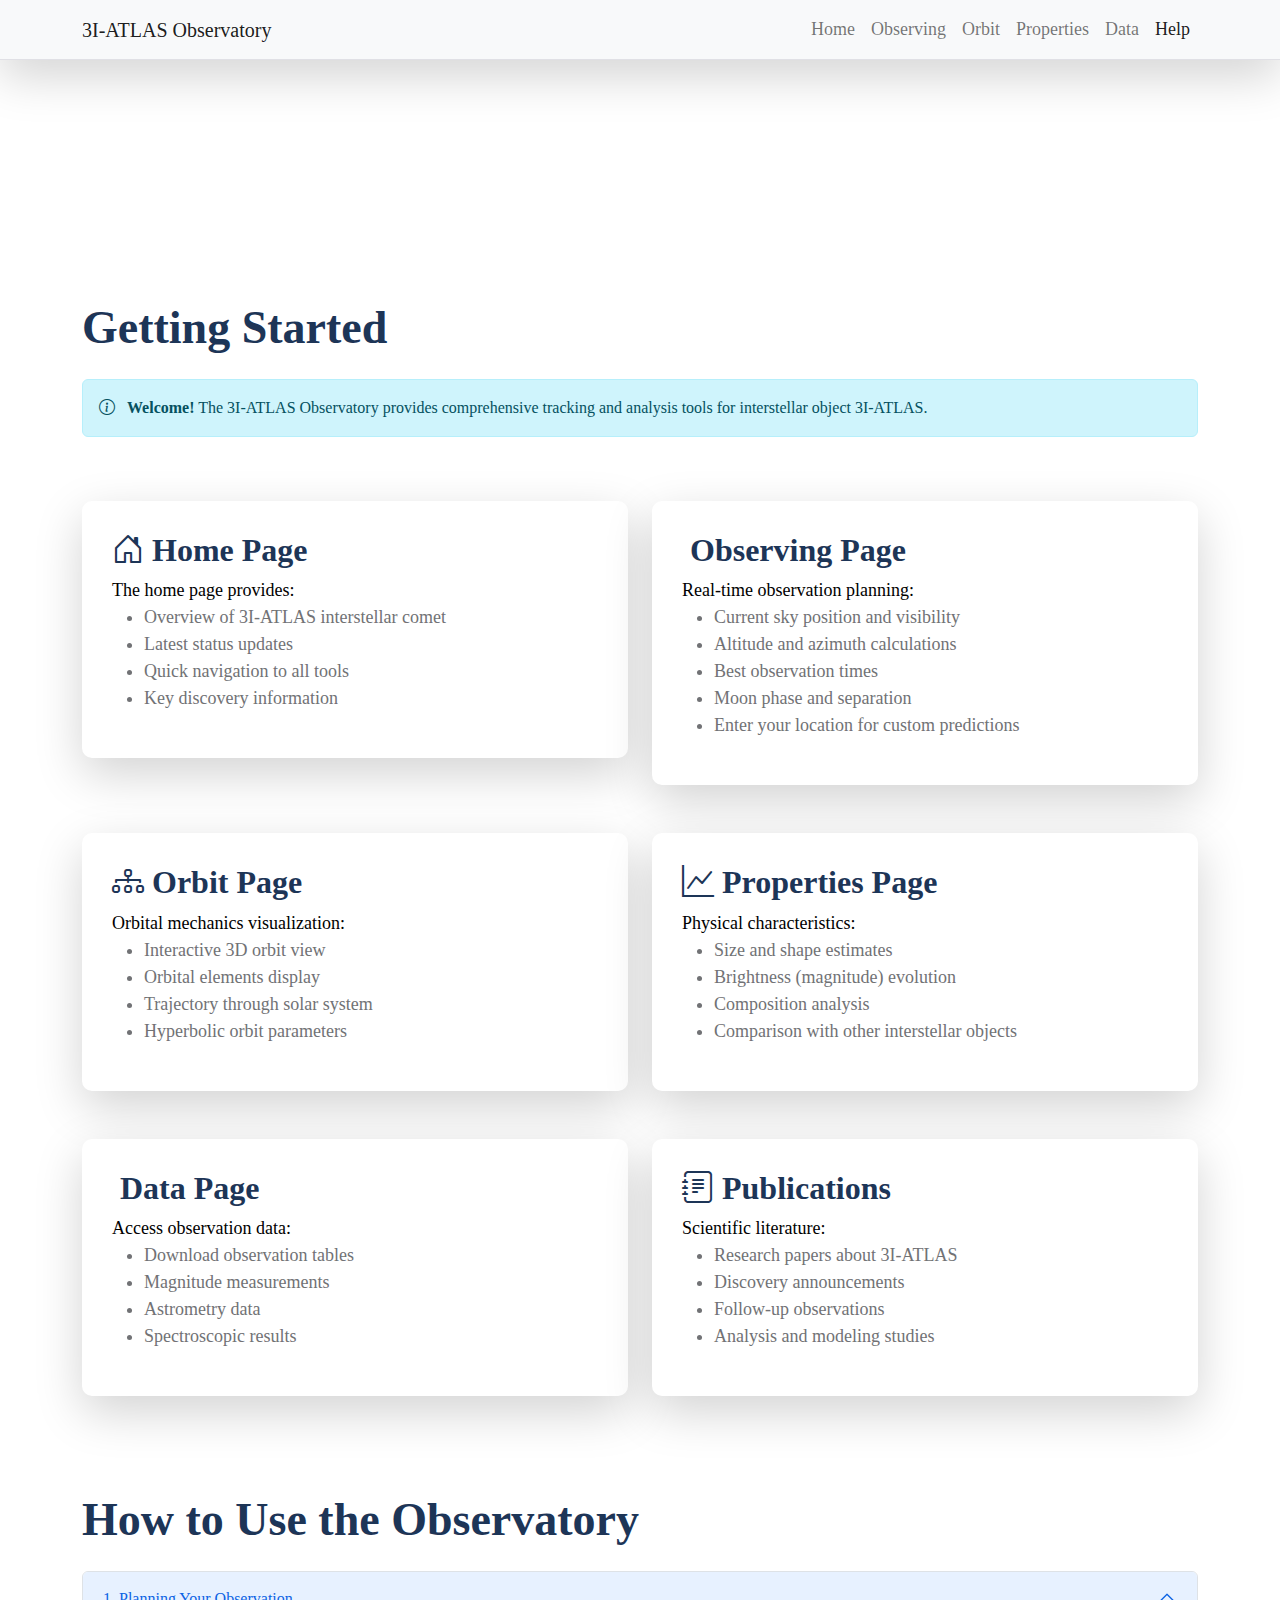
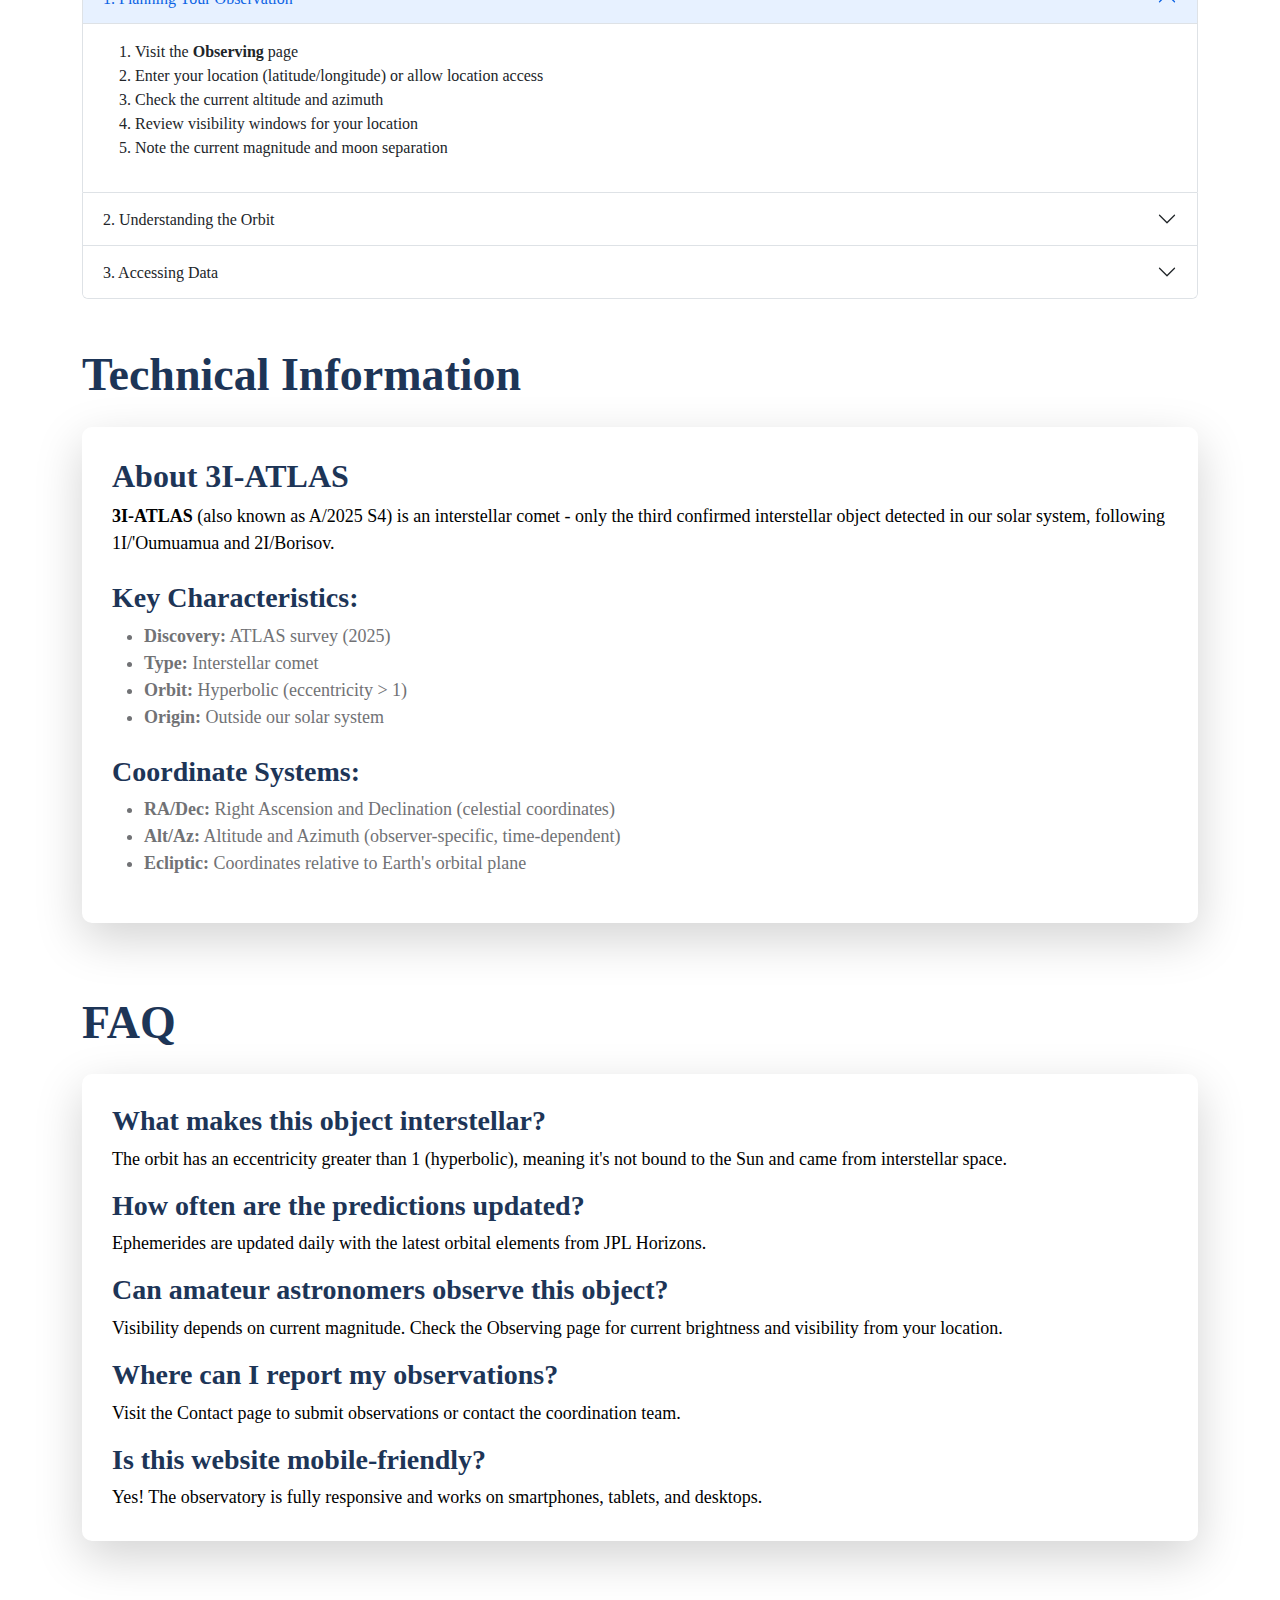
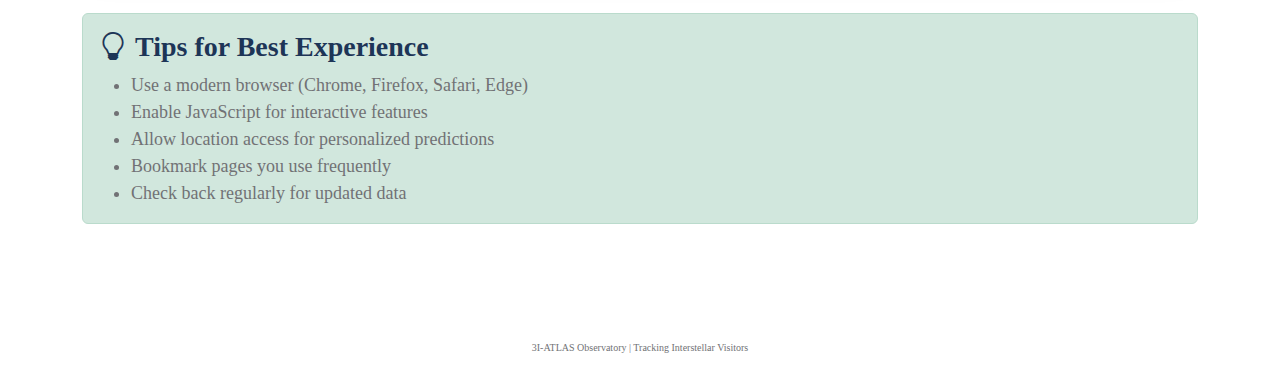
<file: help.html>
<!doctype html>
<html lang="en">
<head>
    <meta charset="utf-8">
    <meta name="viewport" content="width=device-width, initial-scale=1">
    <meta name="description" content="3I-ATLAS Observatory Help and User Guide">
    <title>Help - 3I-ATLAS Observatory</title>
    <link href="css/bootstrap.min.css" rel="stylesheet">
    <link href="css/bootstrap-icons.css" rel="stylesheet">
    <link href="css/tooplate-mini-finance.css" rel="stylesheet">
</head>
<body>
    <nav class="navbar navbar-expand-lg bg-light shadow-lg">
        <div class="container">
            <a class="navbar-brand" href="index.html">
                <i class="bi-comet"></i>
                <span>3I-ATLAS Observatory</span>
            </a>
            <button class="navbar-toggler" type="button" data-bs-toggle="collapse" data-bs-target="#navbarNav">
                <span class="navbar-toggler-icon"></span>
            </button>
            <div class="collapse navbar-collapse" id="navbarNav">
                <ul class="navbar-nav ms-auto">
                    <li class="nav-item"><a class="nav-link" href="index.html">Home</a></li>
                    <li class="nav-item"><a class="nav-link" href="observing.html">Observing</a></li>
                    <li class="nav-item"><a class="nav-link" href="orbit.html">Orbit</a></li>
                    <li class="nav-item"><a class="nav-link" href="properties.html">Properties</a></li>
                    <li class="nav-item"><a class="nav-link" href="data.html">Data</a></li>
                    <li class="nav-item"><a class="nav-link active" href="help.html">Help</a></li>
                </ul>
            </div>
        </div>
    </nav>

    <main>
        <section class="hero-section d-flex justify-content-center align-items-center" id="section_1">
            <div class="container">
                <div class="row">
                    <div class="col-lg-12 col-12 text-center">
                        <h1 class="text-white">User Guide</h1>
                        <p class="text-white">Complete guide to using the 3I-ATLAS Observatory</p>
                    </div>
                </div>
            </div>
        </section>

        <section class="section-padding" id="section_2">
            <div class="container">
                <div class="row">
                    <div class="col-lg-12 col-12">
                        <h2 class="mb-4">Getting Started</h2>
                        <div class="alert alert-info">
                            <i class="bi-info-circle me-2"></i>
                            <strong>Welcome!</strong> The 3I-ATLAS Observatory provides comprehensive tracking and analysis tools for interstellar object 3I-ATLAS.
                        </div>
                    </div>
                </div>

                <div class="row mt-5">
                    <div class="col-lg-6 col-12 mb-4">
                        <div class="custom-block bg-white shadow-lg">
                            <h3><i class="bi-house-door me-2"></i>Home Page</h3>
                            <p>The home page provides:</p>
                            <ul>
                                <li>Overview of 3I-ATLAS interstellar comet</li>
                                <li>Latest status updates</li>
                                <li>Quick navigation to all tools</li>
                                <li>Key discovery information</li>
                            </ul>
                        </div>
                    </div>

                    <div class="col-lg-6 col-12 mb-4">
                        <div class="custom-block bg-white shadow-lg">
                            <h3><i class="bi-telescope me-2"></i>Observing Page</h3>
                            <p>Real-time observation planning:</p>
                            <ul>
                                <li>Current sky position and visibility</li>
                                <li>Altitude and azimuth calculations</li>
                                <li>Best observation times</li>
                                <li>Moon phase and separation</li>
                                <li>Enter your location for custom predictions</li>
                            </ul>
                        </div>
                    </div>

                    <div class="col-lg-6 col-12 mb-4">
                        <div class="custom-block bg-white shadow-lg">
                            <h3><i class="bi-diagram-3 me-2"></i>Orbit Page</h3>
                            <p>Orbital mechanics visualization:</p>
                            <ul>
                                <li>Interactive 3D orbit view</li>
                                <li>Orbital elements display</li>
                                <li>Trajectory through solar system</li>
                                <li>Hyperbolic orbit parameters</li>
                            </ul>
                        </div>
                    </div>

                    <div class="col-lg-6 col-12 mb-4">
                        <div class="custom-block bg-white shadow-lg">
                            <h3><i class="bi-graph-up me-2"></i>Properties Page</h3>
                            <p>Physical characteristics:</p>
                            <ul>
                                <li>Size and shape estimates</li>
                                <li>Brightness (magnitude) evolution</li>
                                <li>Composition analysis</li>
                                <li>Comparison with other interstellar objects</li>
                            </ul>
                        </div>
                    </div>

                    <div class="col-lg-6 col-12 mb-4">
                        <div class="custom-block bg-white shadow-lg">
                            <h3><i class="bi-database me-2"></i>Data Page</h3>
                            <p>Access observation data:</p>
                            <ul>
                                <li>Download observation tables</li>
                                <li>Magnitude measurements</li>
                                <li>Astrometry data</li>
                                <li>Spectroscopic results</li>
                            </ul>
                        </div>
                    </div>

                    <div class="col-lg-6 col-12 mb-4">
                        <div class="custom-block bg-white shadow-lg">
                            <h3><i class="bi-journal-text me-2"></i>Publications</h3>
                            <p>Scientific literature:</p>
                            <ul>
                                <li>Research papers about 3I-ATLAS</li>
                                <li>Discovery announcements</li>
                                <li>Follow-up observations</li>
                                <li>Analysis and modeling studies</li>
                            </ul>
                        </div>
                    </div>
                </div>

                <div class="row mt-5">
                    <div class="col-lg-12 col-12">
                        <h2 class="mb-4">How to Use the Observatory</h2>
                        
                        <div class="accordion" id="helpAccordion">
                            <div class="accordion-item">
                                <h3 class="accordion-header">
                                    <button class="accordion-button" type="button" data-bs-toggle="collapse" data-bs-target="#collapseOne">
                                        1. Planning Your Observation
                                    </button>
                                </h3>
                                <div id="collapseOne" class="accordion-collapse collapse show" data-bs-parent="#helpAccordion">
                                    <div class="accordion-body">
                                        <ol>
                                            <li>Visit the <strong>Observing</strong> page</li>
                                            <li>Enter your location (latitude/longitude) or allow location access</li>
                                            <li>Check the current altitude and azimuth</li>
                                            <li>Review visibility windows for your location</li>
                                            <li>Note the current magnitude and moon separation</li>
                                        </ol>
                                    </div>
                                </div>
                            </div>

                            <div class="accordion-item">
                                <h3 class="accordion-header">
                                    <button class="accordion-button collapsed" type="button" data-bs-toggle="collapse" data-bs-target="#collapseTwo">
                                        2. Understanding the Orbit
                                    </button>
                                </h3>
                                <div id="collapseTwo" class="accordion-collapse collapse" data-bs-parent="#helpAccordion">
                                    <div class="accordion-body">
                                        <ol>
                                            <li>Navigate to the <strong>Orbit</strong> page</li>
                                            <li>Use the 3D viewer to explore the trajectory</li>
                                            <li>Rotate the view to see the orbit from different angles</li>
                                            <li>Review orbital elements for detailed parameters</li>
                                        </ol>
                                    </div>
                                </div>
                            </div>

                            <div class="accordion-item">
                                <h3 class="accordion-header">
                                    <button class="accordion-button collapsed" type="button" data-bs-toggle="collapse" data-bs-target="#collapseThree">
                                        3. Accessing Data
                                    </button>
                                </h3>
                                <div id="collapseThree" class="accordion-collapse collapse" data-bs-parent="#helpAccordion">
                                    <div class="accordion-body">
                                        <ol>
                                            <li>Go to the <strong>Data</strong> page</li>
                                            <li>Browse available datasets</li>
                                            <li>Download data in your preferred format (CSV, JSON)</li>
                                            <li>Review data documentation and column descriptions</li>
                                        </ol>
                                    </div>
                                </div>
                            </div>
                        </div>
                    </div>
                </div>

                <div class="row mt-5">
                    <div class="col-lg-12 col-12">
                        <h2 class="mb-4">Technical Information</h2>
                        <div class="custom-block bg-white shadow-lg">
                            <h3>About 3I-ATLAS</h3>
                            <p><strong>3I-ATLAS</strong> (also known as A/2025 S4) is an interstellar comet - only the third confirmed interstellar object detected in our solar system, following 1I/'Oumuamua and 2I/Borisov.</p>
                            
                            <h4 class="mt-4">Key Characteristics:</h4>
                            <ul>
                                <li><strong>Discovery:</strong> ATLAS survey (2025)</li>
                                <li><strong>Type:</strong> Interstellar comet</li>
                                <li><strong>Orbit:</strong> Hyperbolic (eccentricity > 1)</li>
                                <li><strong>Origin:</strong> Outside our solar system</li>
                            </ul>

                            <h4 class="mt-4">Coordinate Systems:</h4>
                            <ul>
                                <li><strong>RA/Dec:</strong> Right Ascension and Declination (celestial coordinates)</li>
                                <li><strong>Alt/Az:</strong> Altitude and Azimuth (observer-specific, time-dependent)</li>
                                <li><strong>Ecliptic:</strong> Coordinates relative to Earth's orbital plane</li>
                            </ul>
                        </div>
                    </div>
                </div>

                <div class="row mt-5">
                    <div class="col-lg-12 col-12">
                        <h2 class="mb-4">FAQ</h2>
                        <div class="custom-block bg-white shadow-lg">
                            <h4>What makes this object interstellar?</h4>
                            <p>The orbit has an eccentricity greater than 1 (hyperbolic), meaning it's not bound to the Sun and came from interstellar space.</p>

                            <h4 class="mt-3">How often are the predictions updated?</h4>
                            <p>Ephemerides are updated daily with the latest orbital elements from JPL Horizons.</p>

                            <h4 class="mt-3">Can amateur astronomers observe this object?</h4>
                            <p>Visibility depends on current magnitude. Check the Observing page for current brightness and visibility from your location.</p>

                            <h4 class="mt-3">Where can I report my observations?</h4>
                            <p>Visit the Contact page to submit observations or contact the coordination team.</p>

                            <h4 class="mt-3">Is this website mobile-friendly?</h4>
                            <p>Yes! The observatory is fully responsive and works on smartphones, tablets, and desktops.</p>
                        </div>
                    </div>
                </div>

                <div class="row mt-5">
                    <div class="col-lg-12 col-12">
                        <div class="alert alert-success">
                            <h4><i class="bi-lightbulb me-2"></i>Tips for Best Experience</h4>
                            <ul class="mb-0">
                                <li>Use a modern browser (Chrome, Firefox, Safari, Edge)</li>
                                <li>Enable JavaScript for interactive features</li>
                                <li>Allow location access for personalized predictions</li>
                                <li>Bookmark pages you use frequently</li>
                                <li>Check back regularly for updated data</li>
                            </ul>
                        </div>
                    </div>
                </div>
            </div>
        </section>
    </main>

    <footer class="site-footer">
        <div class="container">
            <div class="row">
                <div class="col-lg-12 col-12 text-center">
                    <p class="copyright-text">3I-ATLAS Observatory | Tracking Interstellar Visitors</p>
                </div>
            </div>
        </div>
    </footer>

    <script src="js/jquery.min.js"></script>
    <script src="js/bootstrap.bundle.min.js"></script>
    <script src="js/custom.js"></script>
</body>
</html>
</file>
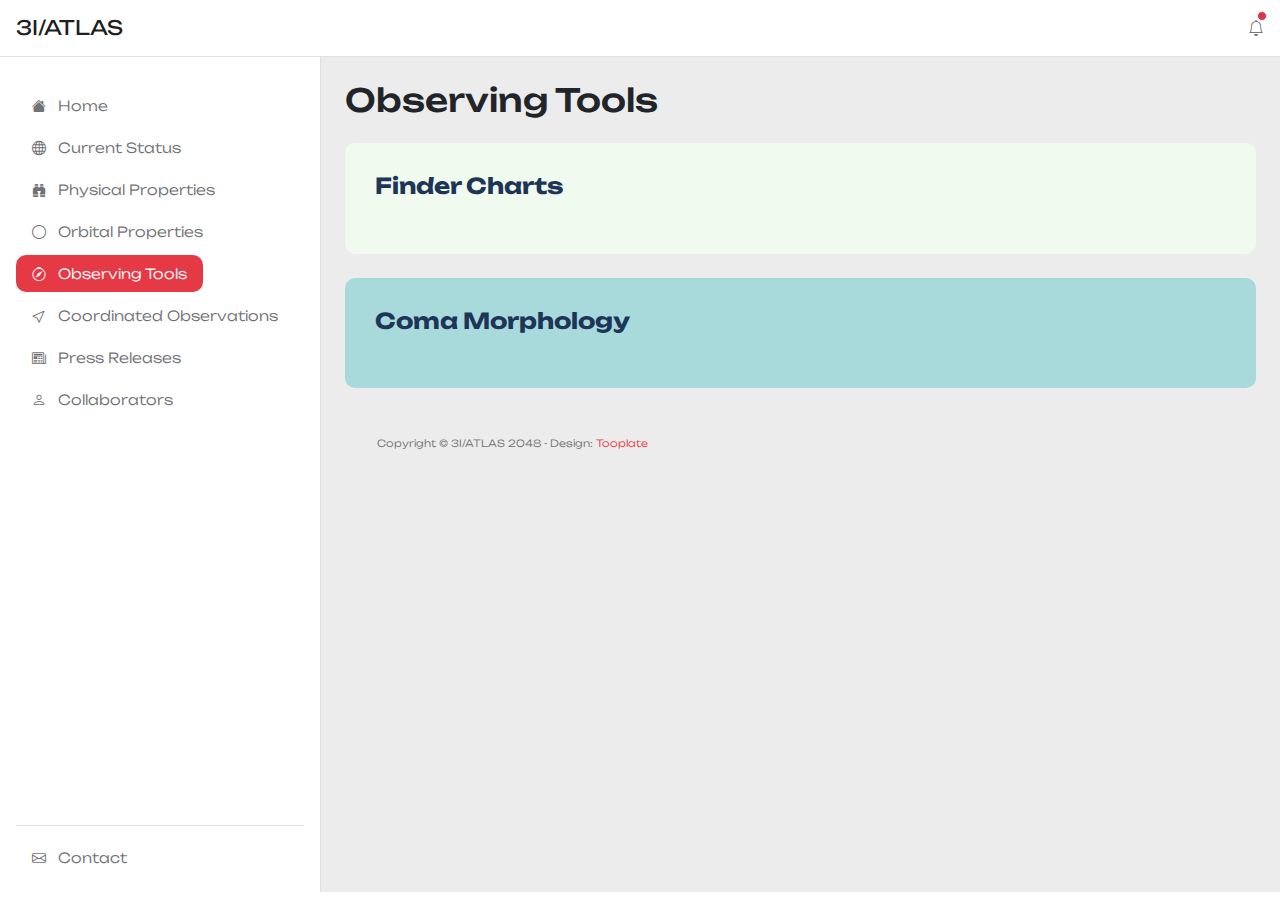
<file: observing.html>
<!doctype html>
<html lang="en">
    <head>
        <meta charset="utf-8">
        <meta name="viewport" content="width=device-width, initial-scale=1">

        <meta name="description" content="">
        <meta name="author" content="Tooplate">

        <title>3I/ATLAS</title>

        <!-- CSS FILES -->
        <link rel="preconnect" href="https://fonts.googleapis.com">

        <link rel="preconnect" href="https://fonts.gstatic.com" crossorigin>

        <link href="https://fonts.googleapis.com/css2?family=Unbounded:wght@300;400;700&display=swap" rel="stylesheet">

        <link href="css/bootstrap.min.css" rel="stylesheet">

        <link href="css/bootstrap-icons.css" rel="stylesheet">

        <link href="css/apexcharts.css" rel="stylesheet">

        <link href="css/tooplate-mini-finance.css" rel="stylesheet">
<!--

Tooplate 2135 3I/ATLAS

https://www.tooplate.com/view/2135-mini-finance

Bootstrap 5 Dashboard Admin Template

-->

    </head>

    <body>
        <header class="navbar sticky-top flex-md-nowrap">
            <div class="col-md-3 col-lg-3 me-0 px-3 fs-6">
                <a class="navbar-brand" href="index.html">
                    3I/ATLAS
                </a>
            </div>

            <button class="navbar-toggler position-absolute d-md-none collapsed" type="button" data-bs-toggle="collapse" data-bs-target="#sidebarMenu" aria-controls="sidebarMenu" aria-expanded="false" aria-label="Toggle navigation">
                <span class="navbar-toggler-icon"></span>
            </button>

            <div class="navbar-nav me-lg-2">
                <div class="nav-item text-nowrap d-flex align-items-center">
                    <div class="dropdown ps-3">
                        <a class="nav-link dropdown-toggle text-center" href="#" role="button" data-bs-toggle="dropdown" aria-expanded="false" id="navbarLightDropdownMenuLink">
                            <i class="bi-bell"></i>
                            <span class="position-absolute start-100 translate-middle p-1 bg-danger border border-light rounded-circle">
                                <span class="visually-hidden">New alerts</span>
                            </span>
                        </a>

                        <ul class="dropdown-menu dropdown-menu-lg-end notifications-block-wrap bg-white shadow" aria-labelledby="navbarLightDropdownMenuLink">
                            <small>Notifications</small>

                            <li class="notifications-block border-bottom pb-2 mb-2">
                                <a class="dropdown-item d-flex  align-items-center" href="#">
                                    <div class="notifications-icon-wrap bg-success">
                                        <i class="notifications-icon bi-check-circle-fill"></i>
                                    </div>

                                    <div>
                                        <span>Hello World.</span>

                                        <p>1 day ago</p>
                                    </div>
                                </a>
                            </li>

                        </ul>
                    </div>

                </div>
            </div>
        </header>

        <div class="container-fluid">
            <div class="row">
                <nav id="sidebarMenu" class="col-md-3 col-lg-3 d-md-block sidebar collapse">
                    <div class="position-sticky py-4 px-3 sidebar-sticky">
                        <ul class="nav flex-column h-100">
                            <li class="nav-item">
                                <a class="nav-link" href="index.html">
                                    <i class="bi-house-fill me-2"></i>
                                    Home
                                </a>
                            </li>

                            <li class="nav-item">
                                <a class="nav-link" href="status.html">
                                    <i class="bi-globe me-2"></i>
                                    Current Status
                                </a>
                            </li>

                            <li class="nav-item">
                                <a class="nav-link" href="properties.html">
                                    <i class="bi-binoculars-fill me-2"></i>
                                    Physical Properties
                                </a>
                            </li>

                            <li class="nav-item">
                                <a class="nav-link" href="orbit.html">
                                    <i class="bi-circle me-2"></i>
                                    Orbital Properties
                                </a>
                            </li>

                            <li class="nav-item">
                                <a class="nav-link active" aria-current="page" href="observing.html">
                                    <i class="bi-compass me-2"></i>
                                    Observing Tools
                                </a>
                            </li>

                            <li class="nav-item">
                                <a class="nav-link" href="coordinated.html">
                                    <i class="bi-cursor me-2"></i>
                                    Coordinated Observations
                                </a>
                            </li>

                            <li class="nav-item">
                                <a class="nav-link" href="press.html">
                                    <i class="bi-newspaper me-2"></i>
                                    Press Releases
                                </a>
                            </li>

                            <li class="nav-item">
                                <a class="nav-link" href="collaborators.html">
                                    <i class="bi-person me-2"></i>
                                    Collaborators
                                </a>
                            </li>

                            <li class="nav-item border-top mt-auto pt-2">
                                <a class="nav-link" href="contact.html">
                                    <i class="bi-envelope me-2"></i>
                                    Contact
                                </a>
                            </li>
                        </ul>
                    </div>
                </nav>

                <main class="main-wrapper col-md-9 ms-sm-auto py-4 col-lg-9 px-md-4 border-start">
                    <div class="title-group mb-3">
                        <h1 class="h2 mb-0">Observing Tools</</h1>
                    </div>

                    <div class="row my-4">
                        <div class="col-lg-12 col-12">
                            <div class="custom-block custom-block-profile">
                                <div class="row">
                                    <div class="col-lg-12 col-12 mb-3">
                                        <h6>Finder Charts</h6>
                                    </div>

                                </div>
                            </div>

                        </div>

                        <div class="col-lg-12 col-12">
                            <div class="custom-block custom-block-contact">
                                <h6 class="mb-4">Coma Morphology</h6>
                            </div>

                        </div>
                    </div>

                    <footer class="site-footer">
                        <div class="container">
                            <div class="row">

                                <div class="col-lg-12 col-12">
                                    <p class="copyright-text">Copyright © 3I/ATLAS 2048
                                    - Design: <a rel="sponsored" href="https://www.tooplate.com" target="_blank">Tooplate</a></p>
                                </div>

                            </div>
                        </div>
                    </footer>
                </main>

            </div>
        </div>

        <!-- JAVASCRIPT FILES -->
        <script src="js/jquery.min.js"></script>
        <script src="js/bootstrap.bundle.min.js"></script>
        <script src="js/apexcharts.min.js"></script>
        <script src="js/custom.js"></script>

    </body>
</html>
</file>
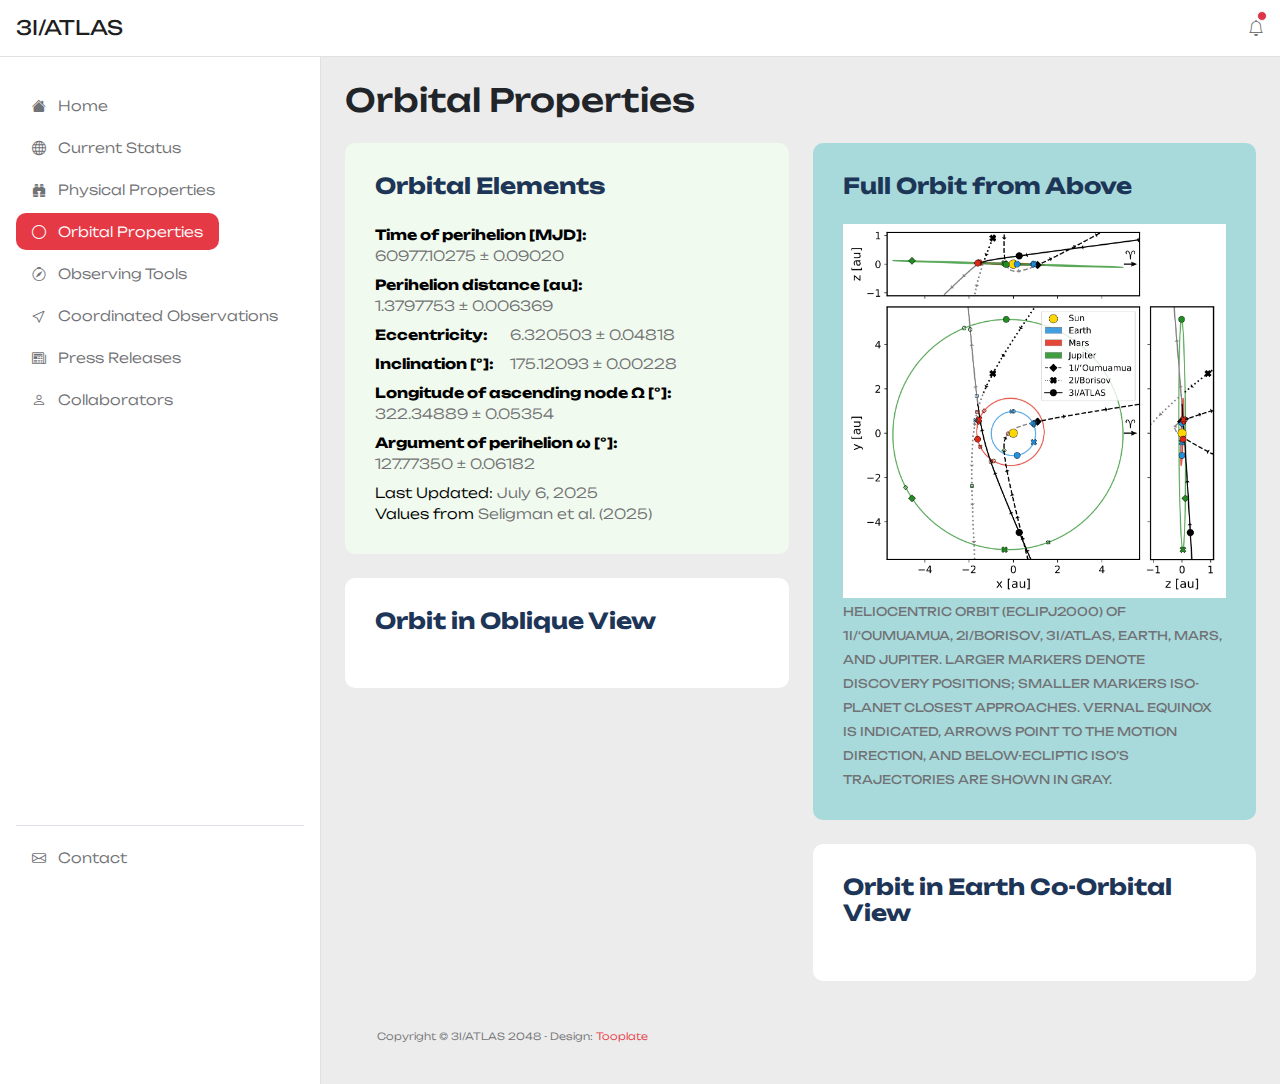
<file: orbit.html>
<!doctype html>
<html lang="en">
    <head>
        <meta charset="utf-8">
        <meta name="viewport" content="width=device-width, initial-scale=1">

        <meta name="description" content="">
        <meta name="author" content="Tooplate">

        <title>3I/ATLAS</title>

        <!-- CSS FILES -->
        <link rel="preconnect" href="https://fonts.googleapis.com">

        <link rel="preconnect" href="https://fonts.gstatic.com" crossorigin>

        <link href="https://fonts.googleapis.com/css2?family=Unbounded:wght@300;400;700&display=swap" rel="stylesheet">

        <link href="css/bootstrap.min.css" rel="stylesheet">

        <link href="css/bootstrap-icons.css" rel="stylesheet">

        <link href="css/apexcharts.css" rel="stylesheet">

        <link href="css/tooplate-mini-finance.css" rel="stylesheet">
<!--

Tooplate 2135 3I/ATLAS

https://www.tooplate.com/view/2135-mini-finance

Bootstrap 5 Dashboard Admin Template

-->

    </head>

    <body>
        <header class="navbar sticky-top flex-md-nowrap">
            <div class="col-md-3 col-lg-3 me-0 px-3 fs-6">
                <a class="navbar-brand" href="index.html">
                    3I/ATLAS
                </a>
            </div>

            <button class="navbar-toggler position-absolute d-md-none collapsed" type="button" data-bs-toggle="collapse" data-bs-target="#sidebarMenu" aria-controls="sidebarMenu" aria-expanded="false" aria-label="Toggle navigation">
                <span class="navbar-toggler-icon"></span>
            </button>

            <div class="navbar-nav me-lg-2">
                <div class="nav-item text-nowrap d-flex align-items-center">
                    <div class="dropdown ps-3">
                        <a class="nav-link dropdown-toggle text-center" href="#" role="button" data-bs-toggle="dropdown" aria-expanded="false" id="navbarLightDropdownMenuLink">
                            <i class="bi-bell"></i>
                            <span class="position-absolute start-100 translate-middle p-1 bg-danger border border-light rounded-circle">
                                <span class="visually-hidden">New alerts</span>
                            </span>
                        </a>

                        <ul class="dropdown-menu dropdown-menu-lg-end notifications-block-wrap bg-white shadow" aria-labelledby="navbarLightDropdownMenuLink">
                            <small>Notifications</small>

                            <li class="notifications-block border-bottom pb-2 mb-2">
                                <a class="dropdown-item d-flex  align-items-center" href="#">
                                    <div class="notifications-icon-wrap bg-success">
                                        <i class="notifications-icon bi-check-circle-fill"></i>
                                    </div>

                                    <div>
                                        <span>Hello World.</span>

                                        <p>1 day ago</p>
                                    </div>
                                </a>
                            </li>

                        </ul>
                    </div>

                </div>
            </div>
        </header>

        <div class="container-fluid">
            <div class="row">
                <nav id="sidebarMenu" class="col-md-3 col-lg-3 d-md-block sidebar collapse">
                    <div class="position-sticky py-4 px-3 sidebar-sticky">
                        <ul class="nav flex-column h-100">
                            <li class="nav-item">
                                <a class="nav-link"  href="index.html">
                                    <i class="bi-house-fill me-2"></i>
                                    Home
                                </a>
                            </li>

                            <li class="nav-item">
                                <a class="nav-link" href="status.html">
                                    <i class="bi-globe me-2"></i>
                                    Current Status
                                </a>
                            </li>

                            <li class="nav-item">
                                <a class="nav-link" href="properties.html">
                                    <i class="bi-binoculars-fill me-2"></i>
                                    Physical Properties
                                </a>
                            </li>

                            <li class="nav-item">
                                <a class="nav-link active" aria-current="page" href="orbit.html">
                                    <i class="bi-circle me-2"></i>
                                    Orbital Properties
                                </a>
                            </li>

                            <li class="nav-item">
                                <a class="nav-link" href="observing.html">
                                    <i class="bi-compass me-2"></i>
                                    Observing Tools
                                </a>
                            </li>

                            <li class="nav-item">
                                <a class="nav-link" href="coordinated.html">
                                    <i class="bi-cursor me-2"></i>
                                    Coordinated Observations
                                </a>
                            </li>

                            <li class="nav-item">
                                <a class="nav-link" href="press.html">
                                    <i class="bi-newspaper me-2"></i>
                                    Press Releases
                                </a>
                            </li>

                            <li class="nav-item">
                                <a class="nav-link" href="collaborators.html">
                                    <i class="bi-person me-2"></i>
                                    Collaborators
                                </a>
                            </li>

                            <li class="nav-item border-top mt-auto pt-2">
                                <a class="nav-link" href="contact.html">
                                    <i class="bi-envelope me-2"></i>
                                    Contact
                                </a>
                            </li>
                        </ul>
                    </div>
                </nav>

                <main class="main-wrapper col-md-9 ms-sm-auto py-4 col-lg-9 px-md-4 border-start">
                    <div class="title-group mb-3">
                        <h1 class="h2 mb-0">Orbital Properties</h1>
                    </div>

                    <div class="row my-4">
                        <div class="col-lg-6 col-12">
                            <div class="custom-block custom-block-profile">
                                <div class="row">
                                    <div class="col-lg-12 col-12 mb-3">
                                        <h6>Orbital Elements</h6>
                                    </div>


                                    <div class="col-lg-12 col-12">
                                        <p class="d-flex flex-wrap mb-2">
                                            <strong>Time of perihelion [MJD]:</strong>
                                            <span>60977.10275 ± 0.09020</span>
                                        </p>

                                        <p class="d-flex flex-wrap mb-2">
                                            <strong>Perihelion distance [au]:</strong>
                                            <span>1.3797753 ± 0.006369</span>
                                        </p>

                                        <p class="d-flex flex-wrap mb-2">
                                            <strong>Eccentricity:</strong>
                                            <span>6.320503 ± 0.04818</span>
                                        </p>

                                        <p class="d-flex flex-wrap mb-2">
                                            <strong>Inclination [°]:</strong>
                                            <span>175.12093 ± 0.00228</span>
                                        </p>

                                        <p class="d-flex flex-wrap mb-2">
                                            <strong>Longitude of ascending node Ω [°]:</strong>
                                            <span>322.34889 ± 0.05354</span>
                                        </p>

                                        <p class="d-flex flex-wrap mb-2">
                                            <strong>Argument of perihelion ω  [°]:</strong>
                                            <span>127.77350 ± 0.06182</span>
                                        </p>

                                        <p>Last Updated:<span> July 6, 2025</span></p>
                                        <p>Values from <a href="https://arxiv.org/abs/2507.02757" target="_blank">Seligman et al. (2025)</a>

                                    </div>
                                </div>
                            </div>

                            <div class="custom-block custom-block-profile bg-white">
                                <h6 class="mb-4">Orbit in Oblique View</h6>
                            </div>

                        </div>

                        <div class="col-lg-6 col-12">
                            <div class="custom-block custom-block-contact">
                                <h6 class="mb-4">Full Orbit from Above</h6>
                                <img src="figures/orbit_1I_2I_3I-1.png" class="img-fluid" alt="">
                                <small>
                                  Heliocentric orbit (ECLIPJ2000) of
                                  1I/‘Oumuamua, 2I/Borisov, 3I/ATLAS, Earth, Mars,
                                  and Jupiter. Larger markers denote discovery positions;
                                  smaller markers ISO-planet closest approaches. Vernal
                                  equinox is indicated, arrows point to the motion direction,
                                  and below-ecliptic ISO’s trajectories are shown in gray.
                                </small>
                            </div>

                            <div class="custom-block custom-block-profile bg-white">
                                <h6 class="mb-4">Orbit in Earth Co-Orbital View</h6>
                            </div>
                        </div>
                    </div>

                    <footer class="site-footer">
                        <div class="container">
                            <div class="row">

                                <div class="col-lg-12 col-12">
                                    <p class="copyright-text">Copyright © 3I/ATLAS 2048
                                    - Design: <a rel="sponsored" href="https://www.tooplate.com" target="_blank">Tooplate</a></p>
                                </div>

                            </div>
                        </div>
                    </footer>
                </main>

            </div>
        </div>

        <!-- JAVASCRIPT FILES -->
        <script src="js/jquery.min.js"></script>
        <script src="js/bootstrap.bundle.min.js"></script>
        <script src="js/custom.js"></script>

    </body>
</html>
</file>
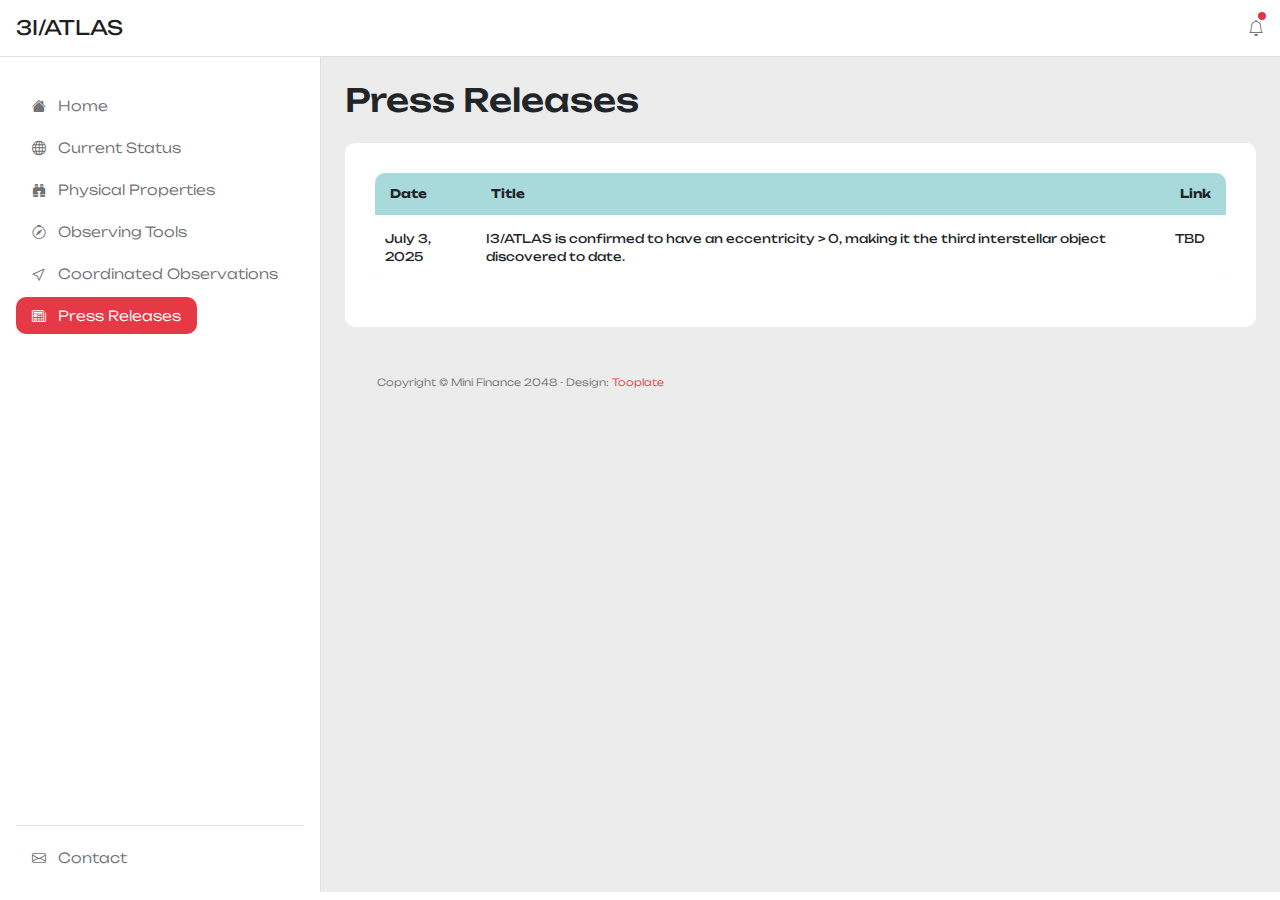
<file: press.html>
<!doctype html>
<html lang="en">
    <head>
        <meta charset="utf-8">
        <meta name="viewport" content="width=device-width, initial-scale=1">

        <meta name="description" content="">
        <meta name="author" content="Tooplate">

        <title>3I/ATLAS</title>

        <!-- CSS FILES -->
        <link rel="preconnect" href="https://fonts.googleapis.com">

        <link rel="preconnect" href="https://fonts.gstatic.com" crossorigin>

        <link href="https://fonts.googleapis.com/css2?family=Unbounded:wght@300;400;700&display=swap" rel="stylesheet">

        <link href="css/bootstrap.min.css" rel="stylesheet">

        <link href="css/bootstrap-icons.css" rel="stylesheet">

        <link href="css/apexcharts.css" rel="stylesheet">

        <link href="css/tooplate-mini-finance.css" rel="stylesheet">
<!--

Tooplate 2135 3I/ATLAS

https://www.tooplate.com/view/2135-mini-finance

Bootstrap 5 Dashboard Admin Template

-->

    </head>

    <body>
        <header class="navbar sticky-top flex-md-nowrap">
            <div class="col-md-3 col-lg-3 me-0 px-3 fs-6">
                <a class="navbar-brand" href="index.html">
                    3I/ATLAS
                </a>
            </div>

            <button class="navbar-toggler position-absolute d-md-none collapsed" type="button" data-bs-toggle="collapse" data-bs-target="#sidebarMenu" aria-controls="sidebarMenu" aria-expanded="false" aria-label="Toggle navigation">
                <span class="navbar-toggler-icon"></span>
            </button>

            <div class="navbar-nav me-lg-2">
                <div class="nav-item text-nowrap d-flex align-items-center">
                    <div class="dropdown ps-3">
                        <a class="nav-link dropdown-toggle text-center" href="#" role="button" data-bs-toggle="dropdown" aria-expanded="false" id="navbarLightDropdownMenuLink">
                            <i class="bi-bell"></i>
                            <span class="position-absolute start-100 translate-middle p-1 bg-danger border border-light rounded-circle">
                                <span class="visually-hidden">New alerts</span>
                            </span>
                        </a>

                        <ul class="dropdown-menu dropdown-menu-lg-end notifications-block-wrap bg-white shadow" aria-labelledby="navbarLightDropdownMenuLink">
                            <small>Notifications</small>

                            <li class="notifications-block border-bottom pb-2 mb-2">
                                <a class="dropdown-item d-flex  align-items-center" href="#">
                                    <div class="notifications-icon-wrap bg-success">
                                        <i class="notifications-icon bi-check-circle-fill"></i>
                                    </div>

                                    <div>
                                        <span>Hello World.</span>

                                        <p>1 day ago</p>
                                    </div>
                                </a>
                            </li>

                        </ul>
                    </div>

                </div>
            </div>
        </header>

        <div class="container-fluid">
            <div class="row">
              <nav id="sidebarMenu" class="col-md-3 col-lg-3 d-md-block sidebar collapse">
                  <div class="position-sticky py-4 px-3 sidebar-sticky">
                      <ul class="nav flex-column h-100">
                          <li class="nav-item">
                              <a class="nav-link" href="index.html">
                                  <i class="bi-house-fill me-2"></i>
                                  Home
                              </a>
                          </li>

                          <li class="nav-item">
                              <a class="nav-link" href="status.html">
                                  <i class="bi-globe me-2"></i>
                                  Current Status
                              </a>
                          </li>

                          <li class="nav-item">
                              <a class="nav-link" href="properties.html">
                                  <i class="bi-binoculars-fill me-2"></i>
                                  Physical Properties
                              </a>
                          </li>

                          <li class="nav-item">
                              <a class="nav-link" href="observing.html">
                                  <i class="bi-compass me-2"></i>
                                  Observing Tools
                              </a>
                          </li>

                          <li class="nav-item">
                              <a class="nav-link" href="coordinated.html">
                                  <i class="bi-cursor me-2"></i>
                                  Coordinated Observations
                              </a>
                          </li>

                          <li class="nav-item">
                              <a class="nav-link active" aria-current="page" href="press.html">
                                  <i class="bi-newspaper me-2"></i>
                                  Press Releases
                              </a>
                          </li>

                          <li class="nav-item border-top mt-auto pt-2">
                              <a class="nav-link" href="contact.html">
                                  <i class="bi-envelope me-2"></i>
                                  Contact
                              </a>
                          </li>
                      </ul>
                  </div>
              </nav>

                <main class="main-wrapper col-md-9 ms-sm-auto py-4 col-lg-9 px-md-4 border-start">
                    <div class="title-group mb-3">
                        <h1 class="h2 mb-0">Press Releases</h1>
                    </div>

                    <div class="row my-4">
                        <div class="col-lg-12 col-12">
                            <div class="custom-block bg-white">

                                <div class="table-responsive">
                                    <table class="account-table table">
                                        <thead>
                                            <tr>
                                                <th scope="col">Date</th>
                                                <th scope="col">Title</th>
                                                <th scope="col">Link</th>

                                            </tr>
                                        </thead>

                                        <tbody>
                                            <tr>
                                                <td scope="row">July 3, 2025</td>

                                                <td scope="row">
                                                I3/ATLAS is confirmed to have an eccentricity > 0,
                                                making it the third interstellar object discovered
                                                to date.
                                                </td>

                                                <td scope="row">TBD</td>

                                            </tr>

                                        </tbody>
                                    </table>
                                </div>
                            </div>
                        </div>

                    </div>

                    <footer class="site-footer">
                        <div class="container">
                            <div class="row">

                                <div class="col-lg-12 col-12">
                                    <p class="copyright-text">Copyright © Mini Finance 2048
                                    - Design: <a rel="sponsored" href="https://www.tooplate.com" target="_blank">Tooplate</a></p>
                                </div>

                            </div>
                        </div>
                    </footer>
                </main>

            </div>
        </div>

        <!-- JAVASCRIPT FILES -->
        <script src="js/jquery.min.js"></script>
        <script src="js/bootstrap.bundle.min.js"></script>
        <script src="js/apexcharts.min.js"></script>
        <script src="js/custom.js"></script>
    </body>
</html>
</file>
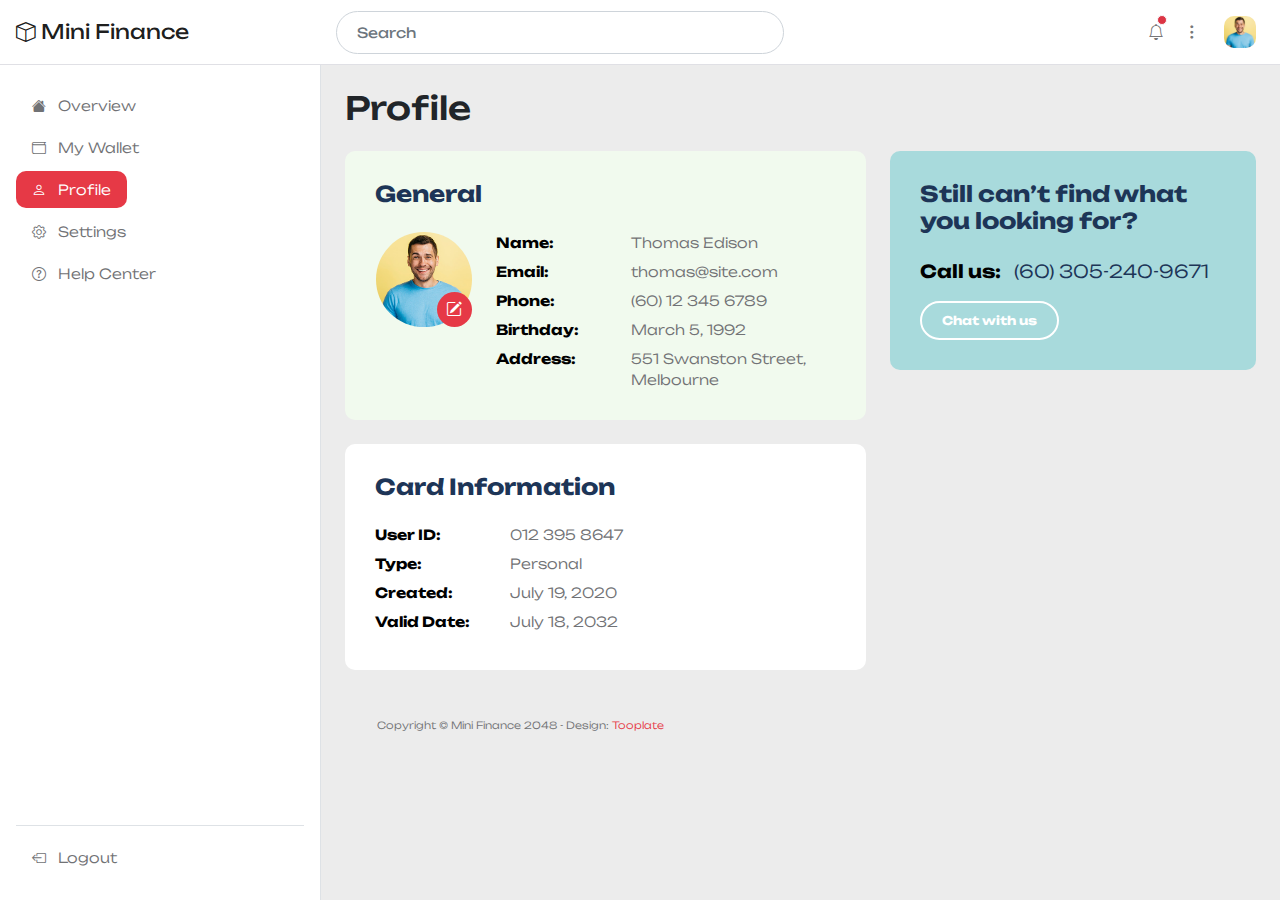
<file: profile.html>
<!doctype html>
<html lang="en">
    <head>
        <meta charset="utf-8">
        <meta name="viewport" content="width=device-width, initial-scale=1">

        <meta name="description" content="">
        <meta name="author" content="">

        <title>Mini Finance - Profile Page</title>

        <!-- CSS FILES -->
        <link rel="preconnect" href="https://fonts.googleapis.com">

        <link rel="preconnect" href="https://fonts.gstatic.com" crossorigin>

        <link href="https://fonts.googleapis.com/css2?family=Unbounded:wght@300;400;700&display=swap" rel="stylesheet">

        <link href="css/bootstrap.min.css" rel="stylesheet">

        <link href="css/bootstrap-icons.css" rel="stylesheet">

        <link href="css/tooplate-mini-finance.css" rel="stylesheet">
<!--

Tooplate 2135 Mini Finance

https://www.tooplate.com/view/2135-mini-finance

Bootstrap 5 Dashboard Admin Template

-->
    </head>

    <body>
        <header class="navbar sticky-top flex-md-nowrap">
            <div class="col-md-3 col-lg-3 me-0 px-3 fs-6">
                <a class="navbar-brand" href="index.html">
                    <i class="bi-box"></i>
                    Mini Finance
                </a>
            </div>

            <button class="navbar-toggler position-absolute d-md-none collapsed" type="button" data-bs-toggle="collapse" data-bs-target="#sidebarMenu" aria-controls="sidebarMenu" aria-expanded="false" aria-label="Toggle navigation">
                <span class="navbar-toggler-icon"></span>
            </button>

            <form class="custom-form header-form ms-lg-3 ms-md-3 me-lg-auto me-md-auto order-2 order-lg-0 order-md-0" action="#" method="get" role="form">
                <input class="form-control" name="search" type="text" placeholder="Search" aria-label="Search">
            </form>

            <div class="navbar-nav me-lg-2">
                <div class="nav-item text-nowrap d-flex align-items-center">
                    <div class="dropdown ps-3">
                        <a class="nav-link dropdown-toggle text-center" href="#" role="button" data-bs-toggle="dropdown" aria-expanded="false">
                            <i class="bi-bell"></i>
                            <span class="position-absolute start-100 translate-middle p-1 bg-danger border border-light rounded-circle">
                                <span class="visually-hidden">New alerts</span>
                            </span>
                        </a>

                        <ul class="dropdown-menu notifications-block-wrap bg-white shadow">
                            <small>Notifications</small>

                            <li class="notifications-block border-bottom pb-2 mb-2">
                                <a class="dropdown-item d-flex align-items-center" href="#">
                                    <div class="notifications-icon-wrap bg-success">
                                        <i class="notifications-icon bi-check-circle-fill"></i>
                                    </div>

                                    <div>
                                        <span>Your account has been created successfuly.</span>

                                        <p>12 days ago</p>
                                    </div>
                                </a>
                            </li>

                            <li class="notifications-block border-bottom pb-2 mb-2">
                                <a class="dropdown-item d-flex align-items-center" href="#">
                                    <div class="notifications-icon-wrap bg-info">
                                        <i class="notifications-icon bi-folder"></i>
                                    </div>

                                    <div>
                                        <span>Please check. We have sent a Daily report.</span>

                                        <p>10 days ago</p>
                                    </div>
                                </a>
                            </li>

                            <li class="notifications-block">
                                <a class="dropdown-item d-flex align-items-center" href="#">
                                    <div class="notifications-icon-wrap bg-danger">
                                        <i class="notifications-icon bi-question-circle"></i>
                                    </div>

                                    <div>
                                        <span>Account verification failed.</span>

                                        <p>1 hour ago</p>
                                    </div>
                                </a>
                            </li>
                        </ul>
                    </div>

                    <div class="dropdown ps-1">
                        <a class="nav-link dropdown-toggle text-center" href="#" role="button" data-bs-toggle="dropdown" aria-expanded="false">
                            <i class="bi-three-dots-vertical"></i>
                        </a>

                        <div class="dropdown-menu dropdown-menu-social bg-white shadow">
                            <div class="container">
                                <div class="row">
                                    <div class="col-lg-4 col-md-4 col-4">
                                        <a class="dropdown-item text-center" href="#">
                                            <img src="images/social/search.png" class="profile-image img-fluid" alt="">
                                            <span class="d-block">Google</span>
                                        </a>
                                    </div>

                                    <div class="col-lg-4 col-md-4 col-4">
                                        <a class="dropdown-item text-center" href="#">
                                            <img src="images/social/spotify.png" class="profile-image img-fluid" alt="">
                                            <span class="d-block">Spotify</span>
                                        </a>
                                    </div>

                                    <div class="col-lg-4 col-md-4 col-4">
                                        <a class="dropdown-item text-center" href="#">
                                            <img src="images/social/telegram.png" class="profile-image img-fluid" alt="">
                                            <span class="d-block">Telegram</span>
                                        </a>
                                    </div>

                                    <div class="col-lg-4 col-md-4 col-4">
                                        <a class="dropdown-item text-center" href="#">
                                            <img src="images/social/snapchat.png" class="profile-image img-fluid" alt="">
                                            <span class="d-block">Snapchat</span>
                                        </a>
                                    </div>

                                    <div class="col-lg-4 col-md-4 col-4">
                                        <a class="dropdown-item text-center" href="#">
                                            <img src="images/social/tiktok.png" class="profile-image img-fluid" alt="">
                                            <span class="d-block">Tiktok</span>
                                        </a>
                                    </div>

                                    <div class="col-lg-4 col-md-4 col-4">
                                        <a class="dropdown-item text-center" href="#">
                                            <img src="images/social/youtube.png" class="profile-image img-fluid" alt="">
                                            <span class="d-block">Youtube</span>
                                        </a>
                                    </div>
                                </div>
                            </div>
                        </div>
                    </div>

                    <div class="dropdown px-3">
                        <a class="nav-link dropdown-toggle" href="#" role="button" data-bs-toggle="dropdown" aria-expanded="false">
                            <img src="images/medium-shot-happy-man-smiling.jpg" class="profile-image img-fluid" alt="">
                        </a>
                        <ul class="dropdown-menu bg-white shadow">
                            <li>
                                <div class="dropdown-menu-profile-thumb d-flex">
                                    <img src="images/medium-shot-happy-man-smiling.jpg" class="profile-image img-fluid me-3" alt="">

                                    <div class="d-flex flex-column">
                                        <small>Thomas</small>
                                        <a href="#">thomas@site.com</a>
                                    </div>
                                </div>
                            </li>

                            <li>
                                <a class="dropdown-item" href="profile.html">
                                    <i class="bi-person me-2"></i>
                                    Profile
                                </a>
                            </li>

                            <li>
                                <a class="dropdown-item" href="setting.html">
                                    <i class="bi-gear me-2"></i>
                                    Settings
                                </a>
                            </li>

                            <li>
                                <a class="dropdown-item" href="help-center.html">
                                    <i class="bi-question-circle me-2"></i>
                                    Help
                                </a>
                            </li>

                            <li class="border-top mt-3 pt-2 mx-4">
                                <a class="dropdown-item ms-0 me-0" href="#">
                                    <i class="bi-box-arrow-left me-2"></i>
                                    Logout
                                </a>
                            </li>
                        </ul>
                    </div>
                </div>
            </div>
        </header>

        <div class="container-fluid">
            <div class="row">
                <nav id="sidebarMenu" class="col-md-3 col-lg-3 d-md-block sidebar collapse">
                    <div class="position-sticky py-4 px-3 sidebar-sticky">
                        <ul class="nav flex-column h-100">
                            <li class="nav-item">
                                <a class="nav-link" aria-current="page" href="index.html">
                                    <i class="bi-house-fill me-2"></i>
                                    Overview
                                </a>
                            </li>

                            <li class="nav-item">
                                <a class="nav-link" href="wallet.html">
                                    <i class="bi-wallet me-2"></i>
                                    My Wallet
                                </a>
                            </li>

                            <li class="nav-item">
                                <a class="nav-link active" href="profile.html">
                                    <i class="bi-person me-2"></i>
                                    Profile
                                </a>
                            </li>

                            <li class="nav-item">
                                <a class="nav-link" href="setting.html">
                                    <i class="bi-gear me-2"></i>
                                    Settings
                                </a>
                            </li>

                            <li class="nav-item">
                                <a class="nav-link" href="help-center.html">
                                    <i class="bi-question-circle me-2"></i>
                                    Help Center
                                </a>
                            </li>

                            <li class="nav-item border-top mt-auto pt-2">
                                <a class="nav-link" href="#">
                                    <i class="bi-box-arrow-left me-2"></i>
                                    Logout
                                </a>
                            </li>
                        </ul>
                    </div>
                </nav>

                <main class="main-wrapper col-md-9 ms-sm-auto py-4 col-lg-9 px-md-4 border-start">
                    <div class="title-group mb-3">
                        <h1 class="h2 mb-0">Profile</h1>
                    </div>

                    <div class="row my-4">
                        <div class="col-lg-7 col-12">
                            <div class="custom-block custom-block-profile">
                                <div class="row">
                                    <div class="col-lg-12 col-12 mb-3">
                                        <h6>General</h6>
                                    </div>

                                    <div class="col-lg-3 col-12 mb-4 mb-lg-0">
                                        <div class="custom-block-profile-image-wrap">
                                            <img src="images/medium-shot-happy-man-smiling.jpg" class="custom-block-profile-image img-fluid" alt="">

                                            <a href="setting.html" class="bi-pencil-square custom-block-edit-icon"></a>
                                        </div>
                                    </div>

                                    <div class="col-lg-9 col-12">
                                        <p class="d-flex flex-wrap mb-2">
                                            <strong>Name:</strong>

                                            <span>Thomas Edison</span>
                                        </p>

                                        <p class="d-flex flex-wrap mb-2">
                                            <strong>Email:</strong>

                                            <a href="#">
                                                thomas@site.com
                                            </a>
                                        </p>

                                        <p class="d-flex flex-wrap mb-2">
                                            <strong>Phone:</strong>

                                            <a href="#">
                                                (60) 12 345 6789
                                            </a>
                                        </p>

                                        <p class="d-flex flex-wrap mb-2">
                                            <strong>Birthday:</strong>

                                            <span>March 5, 1992</span>
                                        </p>

                                        <p class="d-flex flex-wrap">
                                            <strong>Address:</strong>

                                            <span>551 Swanston Street, Melbourne</span>
                                        </p>
                                    </div>
                                </div>
                            </div>

                            <div class="custom-block custom-block-profile bg-white">
                                <h6 class="mb-4">Card Information</h6>

                                <p class="d-flex flex-wrap mb-2">
                                    <strong>User ID:</strong>

                                    <span>012 395 8647</span>
                                </p>

                                <p class="d-flex flex-wrap mb-2">
                                    <strong>Type:</strong>

                                    <span>Personal</span>
                                </p>

                                <p class="d-flex flex-wrap mb-2">
                                    <strong>Created:</strong>

                                    <span>July 19, 2020</span>
                                </p>

                                <p class="d-flex flex-wrap mb-2">
                                    <strong>Valid Date:</strong>

                                    <span>July 18, 2032</span>
                                </p>
                            </div>
                        </div>

                        <div class="col-lg-5 col-12">
                            <div class="custom-block custom-block-contact">
                                <h6 class="mb-4">Still can’t find what you looking for?</h6>

                                <p>
                                    <strong>Call us:</strong>
                                    <a href="tel: 305-240-9671" class="ms-2">
                                        (60)
                                        305-240-9671
                                    </a>
                                </p>

                                <a href="#" class="btn custom-btn custom-btn-bg-white mt-3">
                                    Chat with us
                                </a>
                            </div>
                        </div>
                    </div>

                    <footer class="site-footer">
                        <div class="container">
                            <div class="row">

                                <div class="col-lg-12 col-12">
                                    <p class="copyright-text">Copyright © Mini Finance 2048
                                    - Design: <a rel="sponsored" href="https://www.tooplate.com" target="_blank">Tooplate</a></p>
                                </div>

                            </div>
                        </div>
                    </footer>
                </main>

            </div>
        </div>

        <!-- JAVASCRIPT FILES -->
        <script src="js/jquery.min.js"></script>
        <script src="js/bootstrap.bundle.min.js"></script>
        <script src="js/custom.js"></script>

    </body>
</html>
</file>
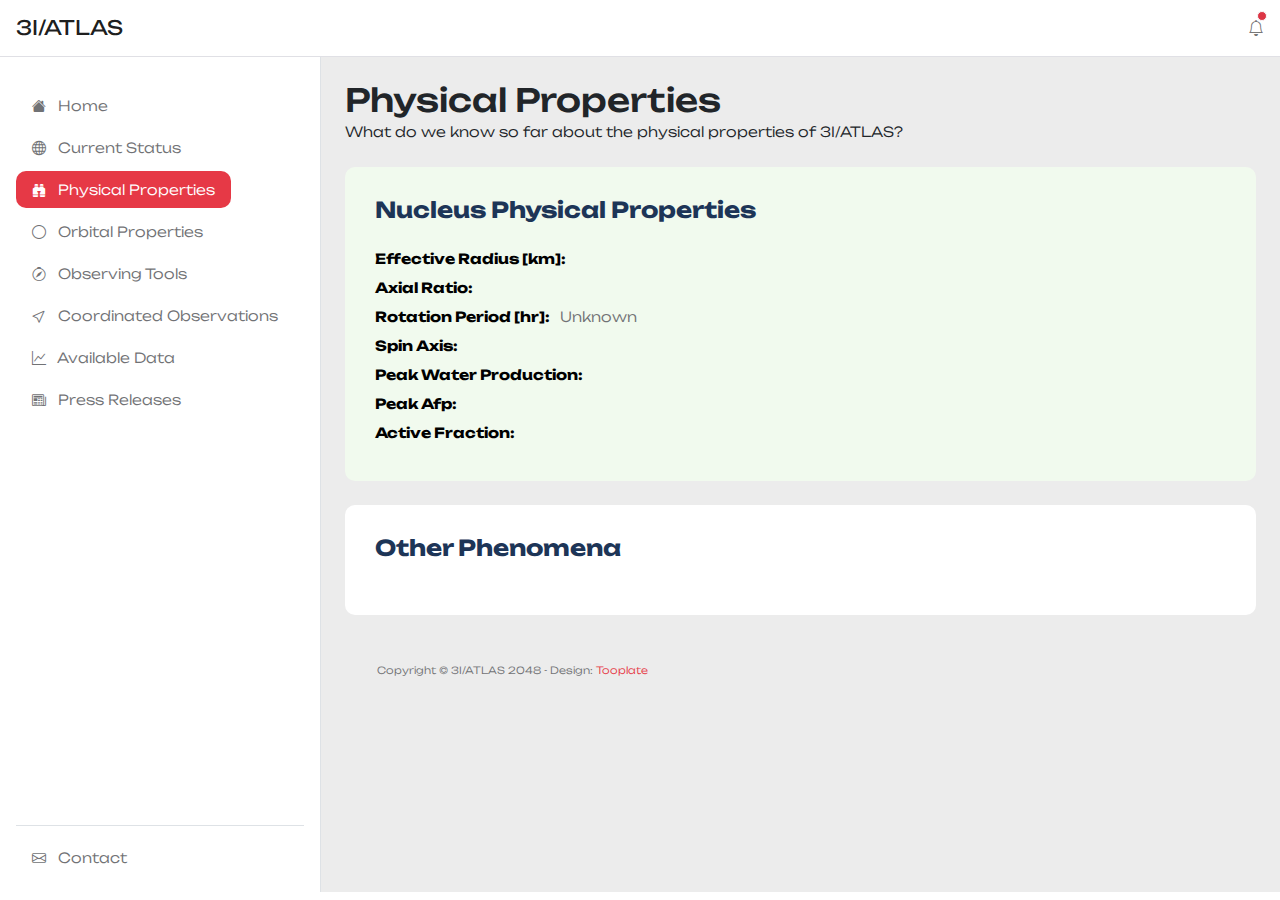
<file: properties.html>
<!doctype html>
<html lang="en">
    <head>
        <meta charset="utf-8">
        <meta name="viewport" content="width=device-width, initial-scale=1">

        <meta name="description" content="">
        <meta name="author" content="Tooplate">

        <title>3I/ATLAS</title>

        <!-- CSS FILES -->
        <link rel="preconnect" href="https://fonts.googleapis.com">

        <link rel="preconnect" href="https://fonts.gstatic.com" crossorigin>

        <link href="https://fonts.googleapis.com/css2?family=Unbounded:wght@300;400;700&display=swap" rel="stylesheet">

        <link href="css/bootstrap.min.css" rel="stylesheet">

        <link href="css/bootstrap-icons.css" rel="stylesheet">

        <link href="css/apexcharts.css" rel="stylesheet">

        <link href="css/tooplate-mini-finance.css" rel="stylesheet">
<!--

Tooplate 2135 3I/ATLAS

https://www.tooplate.com/view/2135-mini-finance

Bootstrap 5 Dashboard Admin Template

-->

    </head>

    <body>
        <header class="navbar sticky-top flex-md-nowrap">
            <div class="col-md-3 col-lg-3 me-0 px-3 fs-6">
                <a class="navbar-brand" href="index.html">
                    3I/ATLAS
                </a>
            </div>

            <button class="navbar-toggler position-absolute d-md-none collapsed" type="button" data-bs-toggle="collapse" data-bs-target="#sidebarMenu" aria-controls="sidebarMenu" aria-expanded="false" aria-label="Toggle navigation">
                <span class="navbar-toggler-icon"></span>
            </button>

            <div class="navbar-nav me-lg-2">
                <div class="nav-item text-nowrap d-flex align-items-center">
                    <div class="dropdown ps-3">
                        <a class="nav-link dropdown-toggle text-center" href="#" role="button" data-bs-toggle="dropdown" aria-expanded="false" id="navbarLightDropdownMenuLink">
                            <i class="bi-bell"></i>
                            <span class="position-absolute start-100 translate-middle p-1 bg-danger border border-light rounded-circle">
                                <span class="visually-hidden">New alerts</span>
                            </span>
                        </a>

                        <ul class="dropdown-menu dropdown-menu-lg-end notifications-block-wrap bg-white shadow" aria-labelledby="navbarLightDropdownMenuLink">
                            <small>Notifications</small>

                            <li class="notifications-block border-bottom pb-2 mb-2">
                                <a class="dropdown-item d-flex  align-items-center" href="#">
                                    <div class="notifications-icon-wrap bg-success">
                                        <i class="notifications-icon bi-check-circle-fill"></i>
                                    </div>

                                    <div>
                                        <span>Hello World.</span>

                                        <p>1 day ago</p>
                                    </div>
                                </a>
                            </li>

                        </ul>
                    </div>

                </div>
            </div>
        </header>

        <div class="container-fluid">
            <div class="row">
                <nav id="sidebarMenu" class="col-md-3 col-lg-3 d-md-block sidebar collapse">
                    <div class="position-sticky py-4 px-3 sidebar-sticky">
                        <ul class="nav flex-column h-100">
                            <li class="nav-item">
                                <a class="nav-link"  href="index.html">
                                    <i class="bi-house-fill me-2"></i>
                                    Home
                                </a>
                            </li>

                            <li class="nav-item">
                                <a class="nav-link" href="status.html">
                                    <i class="bi-globe me-2"></i>
                                    Current Status
                                </a>
                            </li>

                            <li class="nav-item">
                                <a class="nav-link active" aria-current="page" href="properties.html">
                                    <i class="bi-binoculars-fill me-2"></i>
                                    Physical Properties
                                </a>
                            </li>

                            <li class="nav-item">
                                <a class="nav-link" href="orbit.html">
                                    <i class="bi-circle me-2"></i>
                                    Orbital Properties
                                </a>
                            </li>

                            <li class="nav-item">
                                <a class="nav-link" href="observing.html">
                                    <i class="bi-compass me-2"></i>
                                    Observing Tools
                                </a>
                            </li>

                            <li class="nav-item">
                                <a class="nav-link" href="coordinated.html">
                                    <i class="bi-cursor me-2"></i>
                                    Coordinated Observations
                                </a>
                            </li>

                            <li class="nav-item">
                                <a class="nav-link" href="data.html">
                                    <i class="bi-graph-up me-2"></i>
                                    Available Data
                                </a>
                            </li>

                            <li class="nav-item">
                                <a class="nav-link" href="press.html">
                                    <i class="bi-newspaper me-2"></i>
                                    Press Releases
                                </a>
                            </li>

                            <li class="nav-item border-top mt-auto pt-2">
                                <a class="nav-link" href="contact.html">
                                    <i class="bi-envelope me-2"></i>
                                    Contact
                                </a>
                            </li>
                        </ul>
                    </div>
                </nav>

                <main class="main-wrapper col-md-9 ms-sm-auto py-4 col-lg-9 px-md-4 border-start">
                    <div class="title-group mb-3">
                        <h1 class="h2 mb-0">Physical Properties</h1>
                        <small>What do we know so far about the physical properties
                               of 3I/ATLAS?
                        </small>
                    </div>

                    <div class="row my-4">
                        <div class="col-lg-12 col-12">
                            <div class="custom-block custom-block-profile">
                                <div class="row">
                                    <div class="col-lg-12 col-12 mb-3">
                                        <h6>Nucleus Physical Properties</h6>
                                    </div>

                                    <div class="col-lg-9 col-12">
                                        <p class="d-flex flex-wrap mb-2">
                                            <strong>Effective Radius [km]:</strong>
                                            <span></span>
                                        </p>

                                        <p class="d-flex flex-wrap mb-2">
                                            <strong>Axial Ratio:</strong>
                                            <span></span>
                                        </p>

                                        <p class="d-flex flex-wrap mb-2">
                                            <strong>Rotation Period [hr]:</strong>
                                            <span>Unknown</span>
                                        </p>

                                        <p class="d-flex flex-wrap mb-2">
                                            <strong>Spin Axis:</strong>
                                            <span></span>
                                        </p>

                                        <p class="d-flex flex-wrap mb-2">
                                            <strong>Peak Water Production:</strong>
                                            <span></span>
                                        </p>

                                        <p class="d-flex flex-wrap mb-2">
                                            <strong>Peak Afp:</strong>
                                            <span></span>
                                        </p>

                                        <p class="d-flex flex-wrap mb-2">
                                            <strong>Active Fraction:</strong>
                                            <span></span>
                                        </p>

                                    </div>
                                </div>
                            </div>

                            <div class="custom-block custom-block-profile bg-white">
                                <h6 class="mb-4">Other Phenomena</h6>

                                <!--<p class="d-flex flex-wrap mb-2">
                                    <strong>User ID:</strong>
                                    <span>012 395 8647</span>
                                </p>-->

                            </div>
                        </div>

                    </div>

                    <footer class="site-footer">
                        <div class="container">
                            <div class="row">

                                <div class="col-lg-12 col-12">
                                    <p class="copyright-text">Copyright © 3I/ATLAS 2048
                                    - Design: <a rel="sponsored" href="https://www.tooplate.com" target="_blank">Tooplate</a></p>
                                </div>

                            </div>
                        </div>
                    </footer>
                </main>

            </div>
        </div>

        <!-- JAVASCRIPT FILES -->
        <script src="js/jquery.min.js"></script>
        <script src="js/bootstrap.bundle.min.js"></script>
        <script src="js/custom.js"></script>

    </body>
</html>
</file>
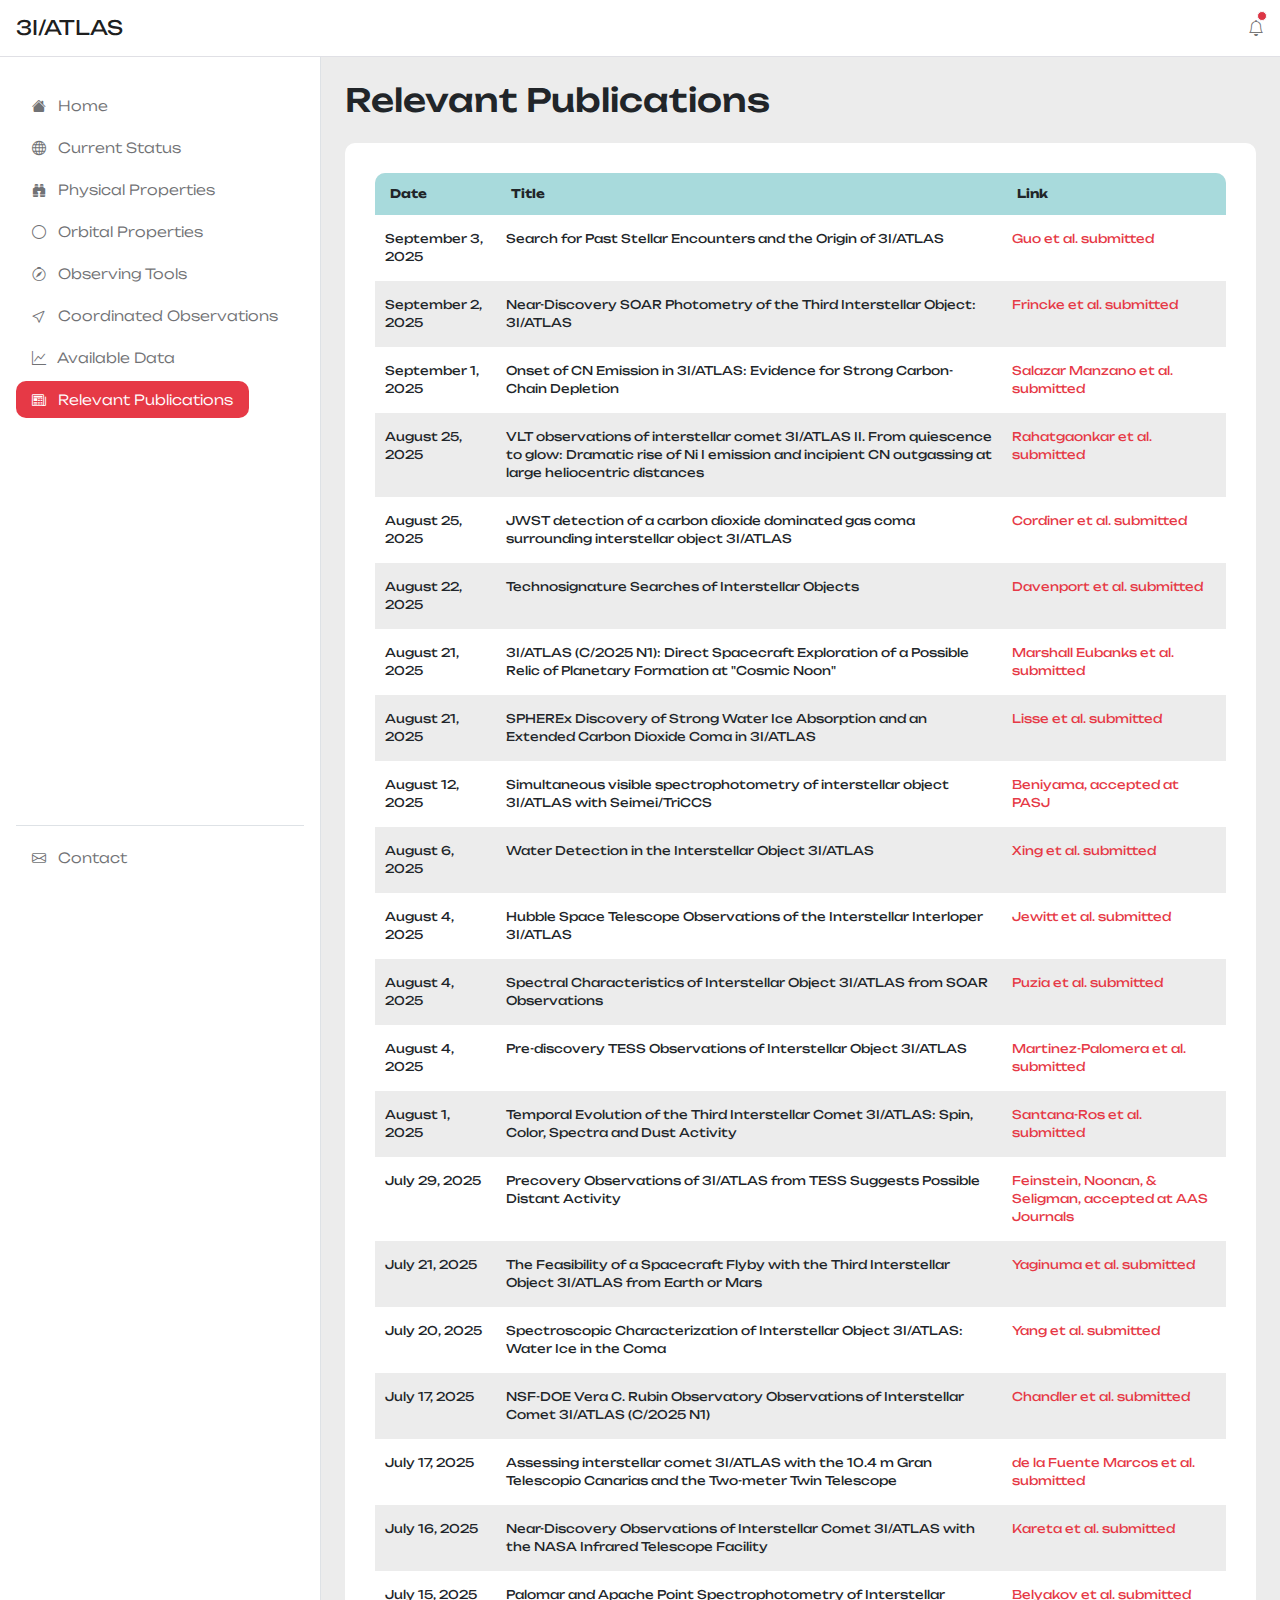
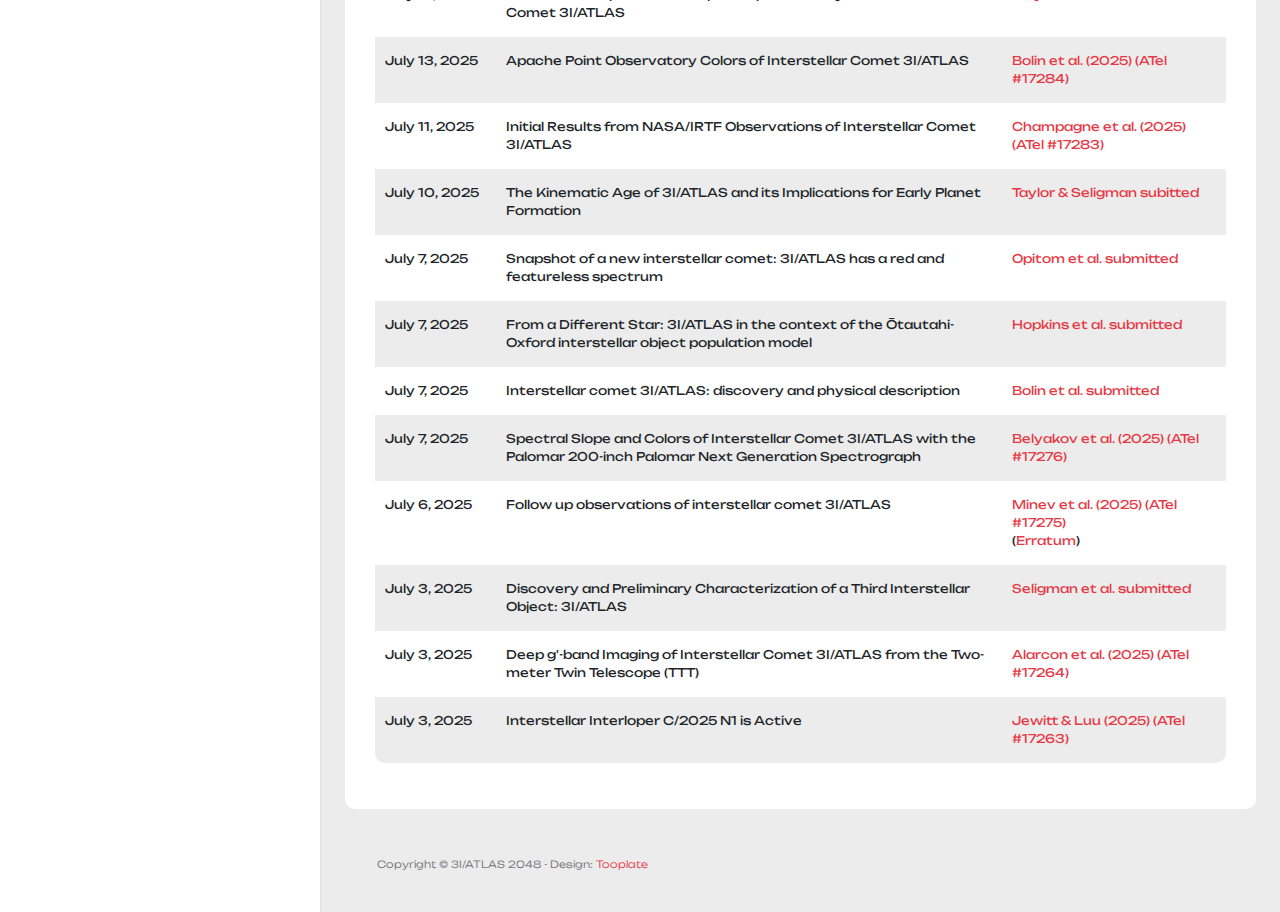
<file: pubs.html>
<!doctype html>
<html lang="en">
    <head>
        <meta charset="utf-8">
        <meta name="viewport" content="width=device-width, initial-scale=1">

        <meta name="description" content="">
        <meta name="author" content="Tooplate">

        <title>3I/ATLAS</title>
        <link rel="icon" type="image/x-icon" href="comet.ico">

        <!-- CSS FILES -->
        <link rel="preconnect" href="https://fonts.googleapis.com">

        <link rel="preconnect" href="https://fonts.gstatic.com" crossorigin>

        <link href="https://fonts.googleapis.com/css2?family=Unbounded:wght@300;400;700&display=swap" rel="stylesheet">

        <link href="css/bootstrap.min.css" rel="stylesheet">

        <link href="css/bootstrap-icons.css" rel="stylesheet">

        <link href="css/apexcharts.css" rel="stylesheet">

        <link href="css/tooplate-mini-finance.css" rel="stylesheet">
<!--

Tooplate 2135 3I/ATLAS

https://www.tooplate.com/view/2135-mini-finance

Bootstrap 5 Dashboard Admin Template

-->

    </head>

    <body>
        <header class="navbar sticky-top flex-md-nowrap">
            <div class="col-md-3 col-lg-3 me-0 px-3 fs-6">
                <a class="navbar-brand" href="index.html">
                    3I/ATLAS
                </a>
            </div>

            <button class="navbar-toggler position-absolute d-md-none collapsed" type="button" data-bs-toggle="collapse" data-bs-target="#sidebarMenu" aria-controls="sidebarMenu" aria-expanded="false" aria-label="Toggle navigation">
                <span class="navbar-toggler-icon"></span>
            </button>

            <div class="navbar-nav me-lg-2">
                <div class="nav-item text-nowrap d-flex align-items-center">
                    <div class="dropdown ps-3">
                        <a class="nav-link dropdown-toggle text-center" href="#" role="button" data-bs-toggle="dropdown" aria-expanded="false" id="navbarLightDropdownMenuLink">
                            <i class="bi-bell"></i>
                            <span class="position-absolute start-100 translate-middle p-1 bg-danger border border-light rounded-circle">
                                <span class="visually-hidden">New alerts</span>
                            </span>
                        </a>

                        <ul class="dropdown-menu dropdown-menu-lg-end notifications-block-wrap bg-white shadow" aria-labelledby="navbarLightDropdownMenuLink">
                            <small>Notifications</small>

                            <li class="notifications-block border-bottom pb-2 mb-2">
                                <a class="dropdown-item d-flex  align-items-center" href="#">
                                    <div class="notifications-icon-wrap bg-success">
                                        <i class="notifications-icon bi-newspaper"></i>
                                    </div>

                                    <div>
                                        <span>Relevant publications updated.</span>
                                        <p>September 3, 2025</p>
                                    </div>
                                </a>
                            </li>

                        </ul>
                    </div>

                </div>
            </div>
        </header>

        <div class="container-fluid">
            <div class="row">
              <nav id="sidebarMenu" class="col-md-3 col-lg-3 d-md-block sidebar collapse">
                  <div class="position-sticky py-4 px-3 sidebar-sticky">
                      <ul class="nav flex-column h-100">
                          <li class="nav-item">
                              <a class="nav-link" href="index.html">
                                  <i class="bi-house-fill me-2"></i>
                                  Home
                              </a>
                          </li>

                          <li class="nav-item">
                              <a class="nav-link" href="status.html">
                                  <i class="bi-globe me-2"></i>
                                  Current Status
                              </a>
                          </li>

                          <li class="nav-item">
                              <a class="nav-link" href="properties.html">
                                  <i class="bi-binoculars-fill me-2"></i>
                                  Physical Properties
                              </a>
                          </li>

                          <li class="nav-item">
                              <a class="nav-link" href="orbit.html">
                                  <i class="bi-circle me-2"></i>
                                  Orbital Properties
                              </a>
                          </li>

                          <li class="nav-item">
                              <a class="nav-link" href="observing.html">
                                  <i class="bi-compass me-2"></i>
                                  Observing Tools
                              </a>
                          </li>

                          <li class="nav-item">
                              <a class="nav-link" href="coordinated.html">
                                  <i class="bi-cursor me-2"></i>
                                  Coordinated Observations
                              </a>
                          </li>

                          <li class="nav-item">
                              <a class="nav-link" href="data.html">
                                  <i class="bi-graph-up me-2"></i>
                                  Available Data
                              </a>
                          </li>

                          <li class="nav-item">
                              <a class="nav-link active" aria-current="page" href="pubs.html">
                                  <i class="bi-newspaper me-2"></i>
                                  Relevant Publications
                              </a>
                          </li>

                          <li class="nav-item border-top mt-auto pt-2">
                              <a class="nav-link" href="contact.html">
                                  <i class="bi-envelope me-2"></i>
                                  Contact
                              </a>
                          </li>
                      </ul>
                  </div>
              </nav>

                <main class="main-wrapper col-md-9 ms-sm-auto py-4 col-lg-9 px-md-4 border-start">
                    <div class="title-group mb-3">
                        <h1 class="h2 mb-0">Relevant Publications</h1>
                    </div>

                    <div class="row my-4">
                        <div class="col-lg-12 col-12">
                            <div class="custom-block bg-white">

                                <div class="table-responsive">
                                    <table class="account-table table">
                                        <thead>
                                            <tr>
                                                <th scope="col">Date</th>
                                                <th scope="col">Title</th>
                                                <th scope="col">Link</th>

                                            </tr>
                                        </thead>

                                        <tbody>

                                          <tr>
                                              <td scope="row">September 3, 2025</td>
                                              <td scope="row">Search for Past Stellar Encounters and the Origin of 3I/ATLAS</td>
                                              <td scope="row"><a href="https://arxiv.org/abs/2509.03361" target="_blank">Guo et al. submitted</a></td>
                                          </tr>

                                          <tr>
                                              <td scope="row">September 2, 2025</td>
                                              <td scope="row">Near-Discovery SOAR Photometry of the Third Interstellar Object: 3I/ATLAS</td>
                                              <td scope="row"><a href="https://arxiv.org/abs/2509.02813" target="_blank">Frincke et al. submitted</a></td>
                                          </tr>

                                          <tr>
                                              <td scope="row">September 1, 2025</td>
                                              <td scope="row">Onset of CN Emission in 3I/ATLAS: Evidence for Strong Carbon-Chain Depletion</td>
                                              <td scope="row"><a href="https://arxiv.org/abs/2509.01647" target="_blank">Salazar Manzano et al. submitted</a></td>
                                          </tr>

                                          <tr>
                                              <td scope="row">August 25, 2025</td>
                                              <td scope="row">VLT observations of interstellar comet 3I/ATLAS II. From quiescence to glow: Dramatic rise of Ni I emission and incipient CN outgassing at large heliocentric distances</td>
                                              <td scope="row"><a href="https://arxiv.org/abs/2508.18382" target="_blank">Rahatgaonkar et al. submitted</a></td>
                                          </tr>

                                          <tr>
                                              <td scope="row">August 25, 2025</td>
                                              <td scope="row">JWST detection of a carbon dioxide dominated gas coma surrounding interstellar object 3I/ATLAS</td>
                                              <td scope="row"><a href="https://arxiv.org/abs/2508.18209" target="_blank">Cordiner et al. submitted</a></td>
                                          </tr>

                                          <tr>
                                              <td scope="row">August 22, 2025</td>
                                              <td scope="row">Technosignature Searches of Interstellar Objects</td>
                                              <td scope="row"><a href="https://arxiv.org/abs/2508.16825" target="_blank">Davenport et al. submitted</a></td>
                                          </tr>

                                          <tr>
                                              <td scope="row">August 21, 2025</td>
                                              <td scope="row">3I/ATLAS (C/2025 N1): Direct Spacecraft Exploration of a Possible Relic of Planetary Formation at "Cosmic Noon"</td>
                                              <td scope="row"><a href="https://arxiv.org/abs/2508.15768" target="_blank">Marshall Eubanks et al. submitted</a></td>
                                          </tr>

                                          <tr>
                                              <td scope="row">August 21, 2025</td>
                                              <td scope="row">SPHEREx Discovery of Strong Water Ice Absorption and an Extended Carbon Dioxide Coma in 3I/ATLAS</td>
                                              <td scope="row"><a href="https://arxiv.org/abs/2508.15469" target="_blank">Lisse et al. submitted</a></td>
                                          </tr>

                                          <tr>
                                              <td scope="row">August 12, 2025</td>
                                              <td scope="row">Simultaneous visible spectrophotometry of interstellar object 3I/ATLAS with Seimei/TriCCS</td>
                                              <td scope="row"><a href="https://arxiv.org/abs/2508.08829" target="_blank">Beniyama, accepted at PASJ</a></td>
                                          </tr>

                                          <tr>
                                              <td scope="row">August 6, 2025</td>
                                              <td scope="row">Water Detection in the Interstellar Object 3I/ATLAS</td>
                                              <td scope="row"><a href="https://arxiv.org/abs/2508.04675" target="_blank">Xing et al. submitted</a></td>
                                          </tr>

                                          <tr>
                                              <td scope="row">August 4, 2025</td>
                                              <td scope="row">Hubble Space Telescope Observations of the Interstellar Interloper 3I/ATLAS</td>
                                              <td scope="row"><a href="https://arxiv.org/abs/2508.02934" target="_blank">Jewitt et al. submitted</a></td>
                                          </tr>

                                          <tr>
                                              <td scope="row">August 4, 2025</td>
                                              <td scope="row">Spectral Characteristics of Interstellar Object 3I/ATLAS from SOAR Observations</td>
                                              <td scope="row"><a href="https://arxiv.org/abs/2508.02777" target="_blank">Puzia et al. submitted</a></td>
                                          </tr>

                                          <tr>
                                              <td scope="row">August 4, 2025</td>
                                              <td scope="row">Pre-discovery TESS Observations of Interstellar Object 3I/ATLAS</td>
                                              <td scope="row"><a href="https://arxiv.org/abs/2508.02499" target="_blank">Martinez-Palomera et al. submitted</a></td>
                                          </tr>

                                          <tr>
                                              <td scope="row">August 1, 2025</td>
                                              <td scope="row">Temporal Evolution of the Third Interstellar Comet 3I/ATLAS: Spin, Color, Spectra and Dust Activity</td>
                                              <td scope="row"><a href="https://arxiv.org/abs/2508.00808" target="_blank">Santana-Ros et al. submitted</a></td>
                                          </tr>

                                          <tr>
                                              <td scope="row">July 29, 2025</td>
                                              <td scope="row">Precovery Observations of 3I/ATLAS from TESS Suggests Possible Distant Activity</td>
                                              <td scope="row"><a href="https://arxiv.org/abs/2507.21967" target="_blank">Feinstein, Noonan, & Seligman, accepted at AAS Journals</a></td>
                                          </tr>

                                          <tr>
                                              <td scope="row">July 21, 2025</td>
                                              <td scope="row">The Feasibility of a Spacecraft Flyby with the Third Interstellar Object 3I/ATLAS from Earth or Mars</td>
                                              <td scope="row"><a href="https://arxiv.org/abs/2507.15755" target="_blank">Yaginuma et al. submitted</a></td>
                                          </tr>

                                          <tr>
                                              <td scope="row">July 20, 2025</td>
                                              <td scope="row">Spectroscopic Characterization of Interstellar Object 3I/ATLAS: Water Ice in the Coma</td>
                                              <td scope="row"><a href="https://arxiv.org/abs/2507.14916" target="_blank">Yang et al. submitted</a></td>
                                          </tr>

                                          <tr>
                                              <td scope="row">July 17, 2025</td>
                                              <td scope="row">NSF-DOE Vera C. Rubin Observatory Observations of Interstellar Comet 3I/ATLAS (C/2025 N1)</td>
                                              <td scope="row"><a href="https://arxiv.org/abs/2507.13409" target="_blank">Chandler et al. submitted</a></td>
                                          </tr>

                                          <tr>
                                              <td scope="row">July 17, 2025</td>
                                              <td scope="row">Assessing interstellar comet 3I/ATLAS with the 10.4 m Gran Telescopio Canarias and the Two-meter Twin Telescope</td>
                                              <td scope="row"><a href="https://arxiv.org/abs/2507.12922" target="_blank">de la Fuente Marcos et al. submitted</a></td>
                                          </tr>

                                          <tr>
                                              <td scope="row">July 16, 2025</td>
                                              <td scope="row">Near-Discovery Observations of Interstellar Comet 3I/ATLAS with the NASA Infrared Telescope Facility</td>
                                              <td scope="row"><a href="https://arxiv.org/abs/2507.12234" target="_blank">Kareta et al. submitted</a></td>
                                          </tr>

                                          <tr>
                                              <td scope="row">July 15, 2025</td>
                                              <td scope="row">Palomar and Apache Point Spectrophotometry of Interstellar Comet 3I/ATLAS</td>
                                              <td scope="row"><a href="https://arxiv.org/abs/2507.11720" target="_blank">Belyakov et al. submitted</a></td>
                                          </tr>

                                          <tr>
                                              <td scope="row">July 13, 2025</td>
                                              <td scope="row">Apache Point Observatory Colors of Interstellar Comet 3I/ATLAS</td>
                                              <td scope="row"><a href="https://www.astronomerstelegram.org/?read=17284" target="_blank">Bolin et al. (2025) (ATel #17284)</a></td>
                                          </tr>

                                          <tr>
                                              <td scope="row">July 11, 2025</td>
                                              <td scope="row">Initial Results from NASA/IRTF Observations of Interstellar Comet 3I/ATLAS</td>
                                              <td scope="row"><a href="https://www.astronomerstelegram.org/?read=17283" target="_blank">Champagne et al. (2025) (ATel #17283)</a></td>
                                          </tr>

                                          <tr>
                                              <td scope="row">July 10, 2025</td>
                                              <td scope="row">The Kinematic Age of 3I/ATLAS and its Implications for Early Planet Formation</td>
                                              <td scope="row"><a href="https://arxiv.org/abs/2507.08111" target="_blank">Taylor & Seligman subitted</a></td>
                                          </tr>

                                          <tr>
                                              <td scope="row">July 7, 2025</td>
                                              <td scope="row">Snapshot of a new interstellar comet: 3I/ATLAS has a red and featureless spectrum</td>
                                              <td scope="row"><a href="https://arxiv.org/abs/2507.05226" target="_blank">Opitom et al. submitted</a></td>
                                          </tr>

                                          <tr>
                                              <td scope="row">July 7, 2025</td>
                                              <td scope="row">From a Different Star: 3I/ATLAS in the context of the Ōtautahi-Oxford interstellar object population model</td>
                                              <td scope="row"><a href="https://arxiv.org/abs/2507.05318" target="_blank">Hopkins et al. submitted</a></td>
                                          </tr>

                                          <tr>
                                              <td scope="row">July 7, 2025</td>
                                              <td scope="row">Interstellar comet 3I/ATLAS: discovery and physical description</td>
                                              <td scope="row"><a href="https://arxiv.org/abs/2507.05252" target="_blank">Bolin et al. submitted</a></td>
                                          </tr>

                                          <tr>
                                              <td scope="row">July 7, 2025</td>
                                              <td scope="row">Spectral Slope and Colors of Interstellar Comet 3I/ATLAS with the Palomar 200-inch Palomar Next Generation Spectrograph</td>
                                              <td scope="row"><a href="https://www.astronomerstelegram.org/?read=17276" target="_blank">Belyakov et al. (2025) (ATel #17276)</a></td>
                                          </tr>

                                          <tr>
                                              <td scope="row">July 6, 2025</td>
                                              <td scope="row">Follow up observations of interstellar comet 3I/ATLAS</td>
                                              <td scope="row"><a href="https://www.astronomerstelegram.org/?read=17275" target="_blank">Minev et al. (2025) (ATel #17275)</a><br>
                                                              (<a href="https://www.astronomerstelegram.org/?read=17278" target="_blank">Erratum</a>)</td>
                                          </tr>

                                            <tr>
                                                <td scope="row">July 3, 2025</td>
                                                <td scope="row">Discovery and Preliminary Characterization of a Third Interstellar Object: 3I/ATLAS</td>
                                                <td scope="row"><a href="https://arxiv.org/abs/2507.02757" target="_blank">Seligman et al. submitted</a></td>
                                            </tr>

                                            <tr>
                                                <td scope="row">July 3, 2025</td>
                                                <td scope="row">Deep g'-band Imaging of Interstellar Comet 3I/ATLAS from the Two-meter Twin Telescope (TTT)</td>
                                                <td scope="row"><a href="https://www.astronomerstelegram.org/?read=17264" target="_blank">Alarcon et al. (2025) (ATel #17264)</a></td>
                                            </tr>

                                            <tr>
                                                <td scope="row">July 3, 2025</td>
                                                <td scope="row">Interstellar Interloper C/2025 N1 is Active</td>
                                                <td scope="row"><a href="https://www.astronomerstelegram.org/?read=17263" target="_blank">Jewitt & Luu (2025) (ATel #17263)</a></td>
                                            </tr>

                                        </tbody>
                                    </table>
                                </div>
                            </div>
                        </div>

                    </div>

                    <footer class="site-footer">
                        <div class="container">
                            <div class="row">

                                <div class="col-lg-12 col-12">
                                    <p class="copyright-text">Copyright © 3I/ATLAS 2048
                                    - Design: <a rel="sponsored" href="https://www.tooplate.com" target="_blank">Tooplate</a></p>
                                </div>

                            </div>
                        </div>
                    </footer>
                </main>

            </div>
        </div>

        <!-- JAVASCRIPT FILES -->
        <script src="js/jquery.min.js"></script>
        <script src="js/bootstrap.bundle.min.js"></script>
        <script src="js/apexcharts.min.js"></script>
        <script src="js/custom.js"></script>
    </body>
</html>
</file>
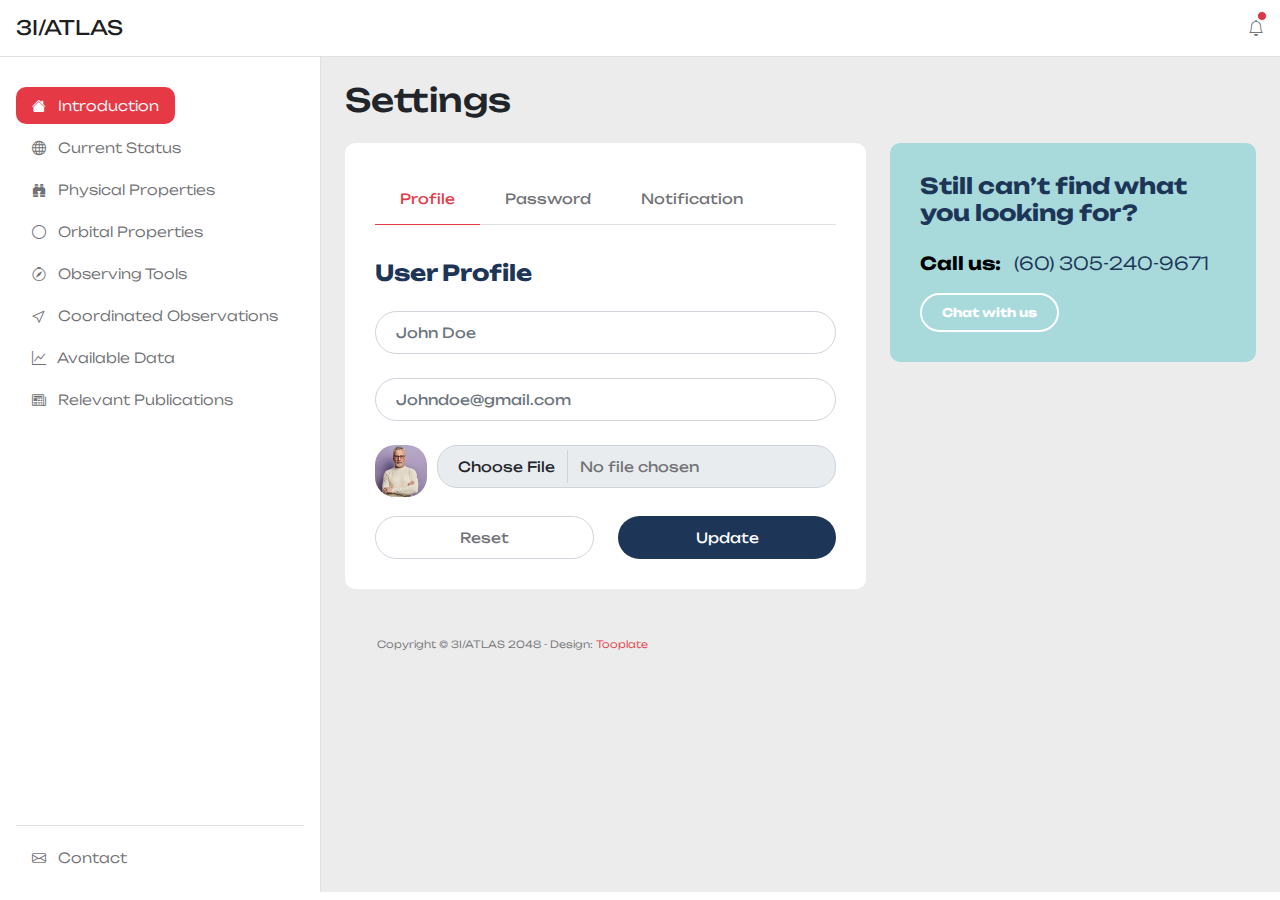
<file: settings.html>
<!doctype html>
<html lang="en">
    <head>
        <meta charset="utf-8">
        <meta name="viewport" content="width=device-width, initial-scale=1">

        <meta name="description" content="">
        <meta name="author" content="Tooplate">

        <title>3I/ATLAS</title>
        <link rel="icon" type="image/x-icon" href="comet.ico">

        <!-- CSS FILES -->
        <link rel="preconnect" href="https://fonts.googleapis.com">

        <link rel="preconnect" href="https://fonts.gstatic.com" crossorigin>

        <link href="https://fonts.googleapis.com/css2?family=Unbounded:wght@300;400;700&display=swap" rel="stylesheet">

        <link href="css/bootstrap.min.css" rel="stylesheet">

        <link href="css/bootstrap-icons.css" rel="stylesheet">

        <link href="css/apexcharts.css" rel="stylesheet">

        <link href="css/tooplate-mini-finance.css" rel="stylesheet">
<!--

Tooplate 2135 3I/ATLAS

https://www.tooplate.com/view/2135-mini-finance

Bootstrap 5 Dashboard Admin Template

-->

    </head>

    <body>
        <header class="navbar sticky-top flex-md-nowrap">
            <div class="col-md-3 col-lg-3 me-0 px-3 fs-6">
                <a class="navbar-brand" href="index.html">
                    3I/ATLAS
                </a>
            </div>

            <button class="navbar-toggler position-absolute d-md-none collapsed" type="button" data-bs-toggle="collapse" data-bs-target="#sidebarMenu" aria-controls="sidebarMenu" aria-expanded="false" aria-label="Toggle navigation">
                <span class="navbar-toggler-icon"></span>
            </button>

            <div class="navbar-nav me-lg-2">
                <div class="nav-item text-nowrap d-flex align-items-center">
                    <div class="dropdown ps-3">
                        <a class="nav-link dropdown-toggle text-center" href="#" role="button" data-bs-toggle="dropdown" aria-expanded="false" id="navbarLightDropdownMenuLink">
                            <i class="bi-bell"></i>
                            <span class="position-absolute start-100 translate-middle p-1 bg-danger border border-light rounded-circle">
                                <span class="visually-hidden">New alerts</span>
                            </span>
                        </a>

                        <ul class="dropdown-menu dropdown-menu-lg-end notifications-block-wrap bg-white shadow" aria-labelledby="navbarLightDropdownMenuLink">
                            <small>Notifications</small>

                            <li class="notifications-block border-bottom pb-2 mb-2">
                                <a class="dropdown-item d-flex  align-items-center" href="#">
                                    <div class="notifications-icon-wrap bg-success">
                                        <i class="notifications-icon bi-graph-up"></i>
                                    </div>

                                    <div>
                                        <span>Palomar + APO observations from Bolin et al. are now available..</span>

                                        <p>July 16, 2025</p>
                                    </div>
                                </a>
                            </li>

                        </ul>
                    </div>

                </div>
            </div>
        </header>

        <div class="container-fluid">
            <div class="row">
                <nav id="sidebarMenu" class="col-md-3 col-lg-3 d-md-block sidebar collapse">
                    <div class="position-sticky py-4 px-3 sidebar-sticky">
                        <ul class="nav flex-column h-100">
                            <li class="nav-item">
                                <a class="nav-link active" aria-current="page" href="index.html">
                                    <i class="bi-house-fill me-2"></i>
                                    Introduction
                                </a>
                            </li>

                            <li class="nav-item">
                                <a class="nav-link" href="status.html">
                                    <i class="bi-globe me-2"></i>
                                    Current Status
                                </a>
                            </li>

                            <li class="nav-item">
                                <a class="nav-link" href="profile.html">
                                    <i class="bi-binoculars-fill me-2"></i>
                                    Physical Properties
                                </a>
                            </li>

                            <li class="nav-item">
                                <a class="nav-link" href="orbit.html">
                                    <i class="bi-circle me-2"></i>
                                    Orbital Properties
                                </a>
                            </li>

                            <li class="nav-item">
                                <a class="nav-link" href="observing.html">
                                    <i class="bi-compass me-2"></i>
                                    Observing Tools
                                </a>
                            </li>

                            <li class="nav-item">
                                <a class="nav-link" href="coordinated.html">
                                    <i class="bi-cursor me-2"></i>
                                    Coordinated Observations
                                </a>
                            </li>

                            <li class="nav-item">
                                <a class="nav-link" href="data.html">
                                    <i class="bi-graph-up me-2"></i>
                                    Available Data
                                </a>
                            </li>

                            <li class="nav-item">
                                <a class="nav-link" href="pubs.html">
                                    <i class="bi-newspaper me-2"></i>
                                    Relevant Publications
                                </a>
                            </li>

                            <li class="nav-item border-top mt-auto pt-2">
                                <a class="nav-link" href="contact.html">
                                    <i class="bi-envelope me-2"></i>
                                    Contact
                                </a>
                            </li>
                        </ul>
                    </div>
                </nav>

                <main class="main-wrapper col-md-9 ms-sm-auto py-4 col-lg-9 px-md-4 border-start">
                    <div class="title-group mb-3">
                        <h1 class="h2 mb-0">Settings</h1>
                    </div>

                    <div class="row my-4">
                        <div class="col-lg-7 col-12">
                            <div class="custom-block bg-white">
                                <ul class="nav nav-tabs" id="myTab" role="tablist">
                                    <li class="nav-item" role="presentation">
                                        <button class="nav-link active" id="profile-tab" data-bs-toggle="tab" data-bs-target="#profile-tab-pane" type="button" role="tab" aria-controls="profile-tab-pane" aria-selected="true">Profile</button>
                                    </li>

                                    <li class="nav-item" role="presentation">
                                        <button class="nav-link" id="password-tab" data-bs-toggle="tab" data-bs-target="#password-tab-pane" type="button" role="tab" aria-controls="password-tab-pane" aria-selected="false">Password</button>
                                    </li>

                                    <li class="nav-item" role="presentation">
                                        <button class="nav-link" id="notification-tab" data-bs-toggle="tab" data-bs-target="#notification-tab-pane" type="button" role="tab" aria-controls="notification-tab-pane" aria-selected="false">Notification</button>
                                    </li>
                                </ul>

                                <div class="tab-content" id="myTabContent">
                                    <div class="tab-pane fade show active" id="profile-tab-pane" role="tabpanel" aria-labelledby="profile-tab" tabindex="0">
                                        <h6 class="mb-4">User Profile</h6>

                                        <form class="custom-form profile-form" action="#" method="post" role="form">
                                            <input class="form-control" type="text" name="profile-name" id="profile-name" placeholder="John Doe">

                                            <input class="form-control" type="email" name="profile-email" id="profile-email" placeholder="Johndoe@gmail.com">

                                            <div class="input-group mb-1">
                                                <img src="images/profile/senior-man-white-sweater-eyeglasses.jpg" class="profile-image img-fluid" alt="">

                                                <input type="file" class="form-control" id="inputGroupFile02">
                                            </div>

                                            <div class="d-flex">
                                                <button type="button" class="form-control me-3">
                                                    Reset
                                                </button>

                                                <button type="submit" class="form-control ms-2">
                                                    Update
                                                </button>
                                            </div>
                                        </form>
                                    </div>

                                    <div class="tab-pane fade" id="password-tab-pane" role="tabpanel" aria-labelledby="password-tab" tabindex="0">
                                        <h6 class="mb-4">Password</h6>

                                        <form class="custom-form password-form" action="#" method="post" role="form">
                                            <input type="password" name="password" id="password" pattern="[0-9a-zA-Z]{4,10}" class="form-control" placeholder="Current Password" required="">

                                            <input type="password" name="confirm_password" id="confirm_password" pattern="[0-9a-zA-Z]{4,10}" class="form-control" placeholder="New Password" required="">

                                            <input type="password" name="confirm_password" id="confirm_password" pattern="[0-9a-zA-Z]{4,10}" class="form-control" placeholder="Confirm Password" required="">

                                            <div class="d-flex">
                                                <button type="button" class="form-control me-3">
                                                    Reset
                                                </button>

                                                <button type="submit" class="form-control ms-2">
                                                    Update Password
                                                </button>
                                            </div>
                                        </form>
                                    </div>

                                    <div class="tab-pane fade" id="notification-tab-pane" role="tabpanel" aria-labelledby="notification-tab" tabindex="0">
                                        <h6 class="mb-4">Notification</h6>

                                        <form class="custom-form notification-form" action="#" method="post" role="form">

                                            <div class="form-check form-switch d-flex mb-3 ps-0">
                                                <label class="form-check-label" for="flexSwitchCheckCheckedOne">Account activity</label>

                                                <input class="form-check-input ms-auto" type="checkbox" name="form-check-input" role="switch" id="flexSwitchCheckCheckedOne" checked>
                                            </div>

                                            <div class="form-check form-switch d-flex mb-3 ps-0">
                                                <label class="form-check-label" for="flexSwitchCheckCheckedTwo">Payment updated</label>

                                                <input class="form-check-input ms-auto" type="checkbox" name="form-check-input" role="switch" id="flexSwitchCheckCheckedTwo" checked>
                                            </div>

                                            <div class="d-flex mt-4">
                                                <button type="button" class="form-control me-3">
                                                    Reset
                                                </button>

                                                <button type="submit" class="form-control ms-2">
                                                    Update Password
                                                </button>
                                            </div>
                                        </form>
                                    </div>
                                </div>
                            </div>
                        </div>

                        <div class="col-lg-5 col-12">
                            <div class="custom-block custom-block-contact">
                                <h6 class="mb-4">Still can’t find what you looking for?</h6>

                                <p>
                                    <strong>Call us:</strong>
                                    <a href="tel: 305-240-9671" class="ms-2">
                                        (60)
                                        305-240-9671
                                    </a>
                                </p>

                                <a href="#" class="btn custom-btn custom-btn-bg-white mt-3">
                                    Chat with us
                                </a>
                            </div>
                        </div>
                    </div>

                    <footer class="site-footer">
                        <div class="container">
                            <div class="row">

                                <div class="col-lg-12 col-12">
                                    <p class="copyright-text">Copyright © 3I/ATLAS 2048
                                    - Design: <a rel="sponsored" href="https://www.tooplate.com" target="_blank">Tooplate</a></p>
                                </div>

                            </div>
                        </div>
                    </footer>
                </main>

            </div>
        </div>

        <!-- JAVASCRIPT FILES -->
        <script src="js/jquery.min.js"></script>
        <script src="js/bootstrap.bundle.min.js"></script>
        <script src="js/custom.js"></script>

    </body>
</html>
</file>
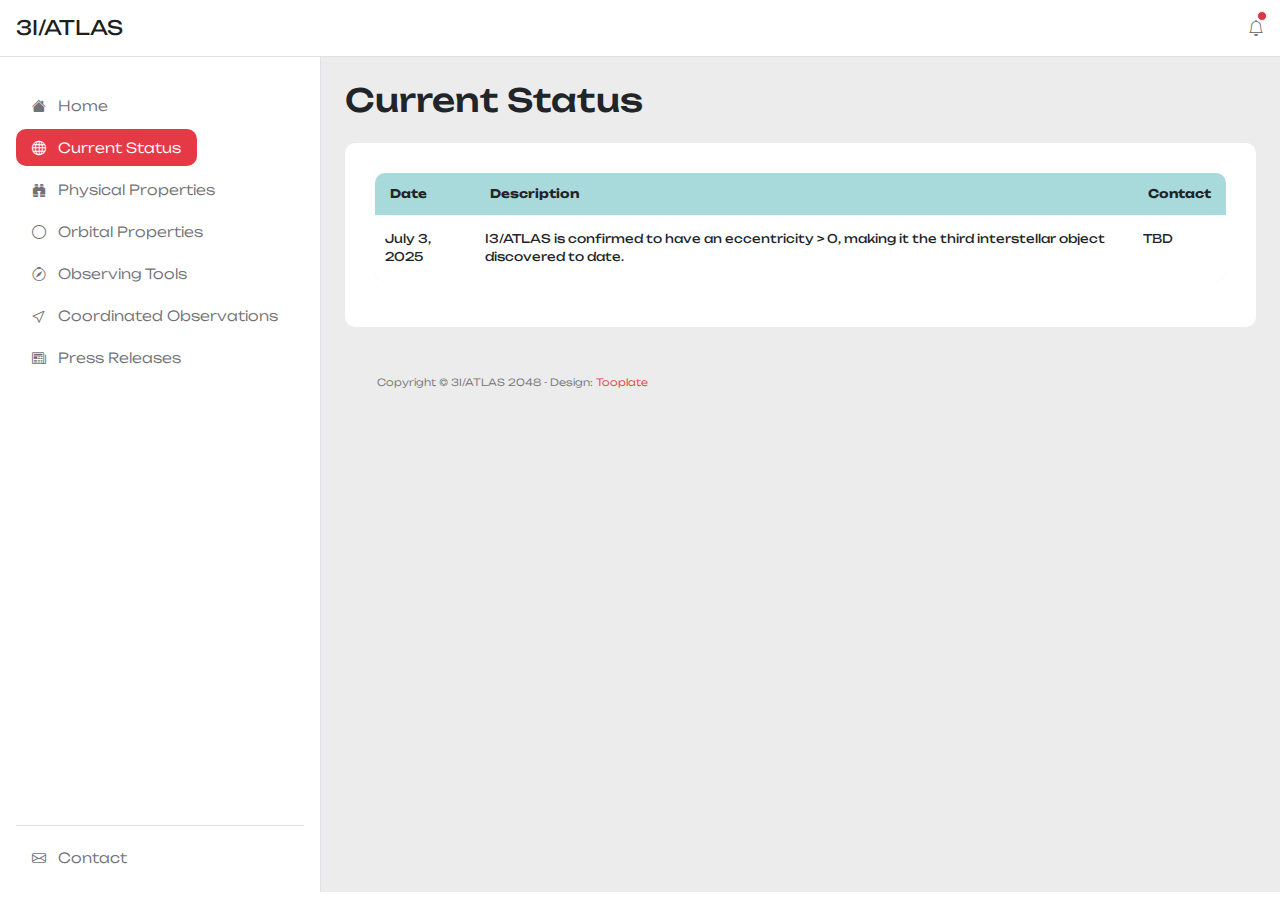
<file: status.html>
<!doctype html>
<html lang="en">
    <head>
        <meta charset="utf-8">
        <meta name="viewport" content="width=device-width, initial-scale=1">

        <meta name="description" content="">
        <meta name="author" content="Tooplate">

        <title>3I/ATLAS</title>

        <!-- CSS FILES -->
        <link rel="preconnect" href="https://fonts.googleapis.com">

        <link rel="preconnect" href="https://fonts.gstatic.com" crossorigin>

        <link href="https://fonts.googleapis.com/css2?family=Unbounded:wght@300;400;700&display=swap" rel="stylesheet">

        <link href="css/bootstrap.min.css" rel="stylesheet">

        <link href="css/bootstrap-icons.css" rel="stylesheet">

        <link href="css/apexcharts.css" rel="stylesheet">

        <link href="css/tooplate-mini-finance.css" rel="stylesheet">
<!--

Tooplate 2135 3I/ATLAS

https://www.tooplate.com/view/2135-mini-finance

Bootstrap 5 Dashboard Admin Template

-->

    </head>

    <body>
        <header class="navbar sticky-top flex-md-nowrap">
            <div class="col-md-3 col-lg-3 me-0 px-3 fs-6">
                <a class="navbar-brand" href="index.html">
                    3I/ATLAS
                </a>
            </div>

            <button class="navbar-toggler position-absolute d-md-none collapsed" type="button" data-bs-toggle="collapse" data-bs-target="#sidebarMenu" aria-controls="sidebarMenu" aria-expanded="false" aria-label="Toggle navigation">
                <span class="navbar-toggler-icon"></span>
            </button>

            <div class="navbar-nav me-lg-2">
                <div class="nav-item text-nowrap d-flex align-items-center">
                    <div class="dropdown ps-3">
                        <a class="nav-link dropdown-toggle text-center" href="#" role="button" data-bs-toggle="dropdown" aria-expanded="false" id="navbarLightDropdownMenuLink">
                            <i class="bi-bell"></i>
                            <span class="position-absolute start-100 translate-middle p-1 bg-danger border border-light rounded-circle">
                                <span class="visually-hidden">New alerts</span>
                            </span>
                        </a>

                        <ul class="dropdown-menu dropdown-menu-lg-end notifications-block-wrap bg-white shadow" aria-labelledby="navbarLightDropdownMenuLink">
                            <small>Notifications</small>

                            <li class="notifications-block border-bottom pb-2 mb-2">
                                <a class="dropdown-item d-flex  align-items-center" href="#">
                                    <div class="notifications-icon-wrap bg-success">
                                        <i class="notifications-icon bi-check-circle-fill"></i>
                                    </div>

                                    <div>
                                        <span>Hello World.</span>

                                        <p>1 day ago</p>
                                    </div>
                                </a>
                            </li>

                        </ul>
                    </div>

                </div>
            </div>
        </header>

        <div class="container-fluid">
            <div class="row">
                <nav id="sidebarMenu" class="col-md-3 col-lg-3 d-md-block sidebar collapse">
                    <div class="position-sticky py-4 px-3 sidebar-sticky">
                        <ul class="nav flex-column h-100">
                            <li class="nav-item">
                                <a class="nav-link" href="index.html">
                                    <i class="bi-house-fill me-2"></i>
                                    Home
                                </a>
                            </li>

                            <li class="nav-item">
                                <a class="nav-link active" aria-current="page" href="status.html">
                                    <i class="bi-globe me-2"></i>
                                    Current Status
                                </a>
                            </li>

                            <li class="nav-item">
                                <a class="nav-link" href="properties.html">
                                    <i class="bi-binoculars-fill me-2"></i>
                                    Physical Properties
                                </a>
                            </li>

                            <li class="nav-item">
                                <a class="nav-link" href="orbit.html">
                                    <i class="bi-circle me-2"></i>
                                    Orbital Properties
                                </a>
                            </li>

                            <li class="nav-item">
                                <a class="nav-link" href="observing.html">
                                    <i class="bi-compass me-2"></i>
                                    Observing Tools
                                </a>
                            </li>

                            <li class="nav-item">
                                <a class="nav-link" href="coordinated.html">
                                    <i class="bi-cursor me-2"></i>
                                    Coordinated Observations
                                </a>
                            </li>

                            <li class="nav-item">
                                <a class="nav-link" href="press.html">
                                    <i class="bi-newspaper me-2"></i>
                                    Press Releases
                                </a>
                            </li>

                            <li class="nav-item border-top mt-auto pt-2">
                                <a class="nav-link" href="contact.html">
                                    <i class="bi-envelope me-2"></i>
                                    Contact
                                </a>
                            </li>
                        </ul>
                    </div>
                </nav>
                <main class="main-wrapper col-md-9 ms-sm-auto py-4 col-lg-9 px-md-4 border-start">
                    <div class="title-group mb-3">
                        <h1 class="h2 mb-0">Current Status</h1>
                    </div>

                    <div class="row my-4">
                        <div class="col-lg-12 col-12">
                            <div class="custom-block bg-white">

                                <div class="table-responsive">
                                    <table class="account-table table">
                                        <thead>
                                            <tr>
                                                <th scope="col">Date</th>
                                                <th scope="col">Description</th>
                                                <th scope="col">Contact</th>

                                            </tr>
                                        </thead>

                                        <tbody>
                                            <tr>
                                                <td scope="row">July 3, 2025</td>

                                                <td scope="row">
                                                I3/ATLAS is confirmed to have an eccentricity > 0,
                                                making it the third interstellar object discovered
                                                to date.
                                                </td>

                                                <td scope="row">TBD</td>

                                            </tr>

                                        </tbody>
                                    </table>
                                </div>
                            </div>
                        </div>

                    </div>

                    <footer class="site-footer">
                        <div class="container">
                            <div class="row">

                                <div class="col-lg-12 col-12">
                                    <p class="copyright-text">Copyright © 3I/ATLAS 2048
                                    - Design: <a rel="sponsored" href="https://www.tooplate.com" target="_blank">Tooplate</a></p>
                                </div>

                            </div>
                        </div>
                    </footer>
                </main>

            </div>
        </div>

        <!-- JAVASCRIPT FILES -->
        <script src="js/jquery.min.js"></script>
        <script src="js/bootstrap.bundle.min.js"></script>
        <script src="js/apexcharts.min.js"></script>
        <script src="js/custom.js"></script>
    </body>
</html>
</file>
<file: css/apexcharts.css>
.apexcharts-canvas {
  position: relative;
  user-select: none;
  /* cannot give overflow: hidden as it will crop tooltips which overflow outside chart area */
}


/* scrollbar is not visible by default for legend, hence forcing the visibility */
.apexcharts-canvas ::-webkit-scrollbar {
  -webkit-appearance: none;
  width: 6px;
}

.apexcharts-canvas ::-webkit-scrollbar-thumb {
  border-radius: 4px;
  background-color: rgba(0, 0, 0, .5);
  box-shadow: 0 0 1px rgba(255, 255, 255, .5);
  -webkit-box-shadow: 0 0 1px rgba(255, 255, 255, .5);
}


.apexcharts-inner {
  position: relative;
}

.apexcharts-text tspan {
  font-family: inherit;
}

.legend-mouseover-inactive {
  transition: 0.15s ease all;
  opacity: 0.20;
}

.apexcharts-series-collapsed {
  opacity: 0;
}

.apexcharts-tooltip {
  border-radius: 5px;
  box-shadow: 2px 2px 6px -4px #999;
  cursor: default;
  font-size: 14px;
  left: 62px;
  opacity: 0;
  pointer-events: none;
  position: absolute;
  top: 20px;
  display: flex;
  flex-direction: column;
  overflow: hidden;
  white-space: nowrap;
  z-index: 12;
  transition: 0.15s ease all;
}

.apexcharts-tooltip.apexcharts-active {
  opacity: 1;
  transition: 0.15s ease all;
}

.apexcharts-tooltip.apexcharts-theme-light {
  border: 1px solid #e3e3e3;
  background: rgba(255, 255, 255, 0.96);
}

.apexcharts-tooltip.apexcharts-theme-dark {
  color: #fff;
  background: rgba(30, 30, 30, 0.8);
}

.apexcharts-tooltip * {
  font-family: inherit;
}


.apexcharts-tooltip-title {
  padding: 6px;
  font-size: 15px;
  margin-bottom: 4px;
}

.apexcharts-tooltip.apexcharts-theme-light .apexcharts-tooltip-title {
  background: #ECEFF1;
  border-bottom: 1px solid #ddd;
}

.apexcharts-tooltip.apexcharts-theme-dark .apexcharts-tooltip-title {
  background: rgba(0, 0, 0, 0.7);
  border-bottom: 1px solid #333;
}

.apexcharts-tooltip-text-y-value,
.apexcharts-tooltip-text-goals-value,
.apexcharts-tooltip-text-z-value {
  display: inline-block;
  font-weight: 600;
  margin-left: 5px;
}

.apexcharts-tooltip-title:empty,
.apexcharts-tooltip-text-y-label:empty,
.apexcharts-tooltip-text-y-value:empty,
.apexcharts-tooltip-text-goals-label:empty,
.apexcharts-tooltip-text-goals-value:empty,
.apexcharts-tooltip-text-z-value:empty {
  display: none;
}

.apexcharts-tooltip-text-y-value,
.apexcharts-tooltip-text-goals-value,
.apexcharts-tooltip-text-z-value {
  font-weight: 600;
}

.apexcharts-tooltip-text-goals-label, 
.apexcharts-tooltip-text-goals-value {
  padding: 6px 0 5px;
}

.apexcharts-tooltip-goals-group, 
.apexcharts-tooltip-text-goals-label, 
.apexcharts-tooltip-text-goals-value {
  display: flex;
}
.apexcharts-tooltip-text-goals-label:not(:empty),
.apexcharts-tooltip-text-goals-value:not(:empty) {
  margin-top: -6px;
}

.apexcharts-tooltip-marker {
  width: 12px;
  height: 12px;
  position: relative;
  top: 0px;
  margin-right: 10px;
  border-radius: 50%;
}

.apexcharts-tooltip-series-group {
  padding: 0 10px;
  display: none;
  text-align: left;
  justify-content: left;
  align-items: center;
}

.apexcharts-tooltip-series-group.apexcharts-active .apexcharts-tooltip-marker {
  opacity: 1;
}

.apexcharts-tooltip-series-group.apexcharts-active,
.apexcharts-tooltip-series-group:last-child {
  padding-bottom: 4px;
}

.apexcharts-tooltip-series-group-hidden {
  opacity: 0;
  height: 0;
  line-height: 0;
  padding: 0 !important;
}

.apexcharts-tooltip-y-group {
  padding: 6px 0 5px;
}

.apexcharts-tooltip-box, .apexcharts-custom-tooltip {
  padding: 4px 8px;
}

.apexcharts-tooltip-boxPlot {
  display: flex;
  flex-direction: column-reverse;
}

.apexcharts-tooltip-box>div {
  margin: 4px 0;
}

.apexcharts-tooltip-box span.value {
  font-weight: bold;
}

.apexcharts-tooltip-rangebar {
  padding: 5px 8px;
}

.apexcharts-tooltip-rangebar .category {
  font-weight: 600;
  color: #777;
}

.apexcharts-tooltip-rangebar .series-name {
  font-weight: bold;
  display: block;
  margin-bottom: 5px;
}

.apexcharts-xaxistooltip {
  opacity: 0;
  padding: 9px 10px;
  pointer-events: none;
  color: #373d3f;
  font-size: 13px;
  text-align: center;
  border-radius: 2px;
  position: absolute;
  z-index: 10;
  background: #ECEFF1;
  border: 1px solid #90A4AE;
  transition: 0.15s ease all;
}

.apexcharts-xaxistooltip.apexcharts-theme-dark {
  background: rgba(0, 0, 0, 0.7);
  border: 1px solid rgba(0, 0, 0, 0.5);
  color: #fff;
}

.apexcharts-xaxistooltip:after,
.apexcharts-xaxistooltip:before {
  left: 50%;
  border: solid transparent;
  content: " ";
  height: 0;
  width: 0;
  position: absolute;
  pointer-events: none;
}

.apexcharts-xaxistooltip:after {
  border-color: rgba(236, 239, 241, 0);
  border-width: 6px;
  margin-left: -6px;
}

.apexcharts-xaxistooltip:before {
  border-color: rgba(144, 164, 174, 0);
  border-width: 7px;
  margin-left: -7px;
}

.apexcharts-xaxistooltip-bottom:after,
.apexcharts-xaxistooltip-bottom:before {
  bottom: 100%;
}

.apexcharts-xaxistooltip-top:after,
.apexcharts-xaxistooltip-top:before {
  top: 100%;
}

.apexcharts-xaxistooltip-bottom:after {
  border-bottom-color: #ECEFF1;
}

.apexcharts-xaxistooltip-bottom:before {
  border-bottom-color: #90A4AE;
}

.apexcharts-xaxistooltip-bottom.apexcharts-theme-dark:after {
  border-bottom-color: rgba(0, 0, 0, 0.5);
}

.apexcharts-xaxistooltip-bottom.apexcharts-theme-dark:before {
  border-bottom-color: rgba(0, 0, 0, 0.5);
}

.apexcharts-xaxistooltip-top:after {
  border-top-color: #ECEFF1
}

.apexcharts-xaxistooltip-top:before {
  border-top-color: #90A4AE;
}

.apexcharts-xaxistooltip-top.apexcharts-theme-dark:after {
  border-top-color: rgba(0, 0, 0, 0.5);
}

.apexcharts-xaxistooltip-top.apexcharts-theme-dark:before {
  border-top-color: rgba(0, 0, 0, 0.5);
}

.apexcharts-xaxistooltip.apexcharts-active {
  opacity: 1;
  transition: 0.15s ease all;
}

.apexcharts-yaxistooltip {
  opacity: 0;
  padding: 4px 10px;
  pointer-events: none;
  color: #373d3f;
  font-size: 13px;
  text-align: center;
  border-radius: 2px;
  position: absolute;
  z-index: 10;
  background: #ECEFF1;
  border: 1px solid #90A4AE;
}

.apexcharts-yaxistooltip.apexcharts-theme-dark {
  background: rgba(0, 0, 0, 0.7);
  border: 1px solid rgba(0, 0, 0, 0.5);
  color: #fff;
}

.apexcharts-yaxistooltip:after,
.apexcharts-yaxistooltip:before {
  top: 50%;
  border: solid transparent;
  content: " ";
  height: 0;
  width: 0;
  position: absolute;
  pointer-events: none;
}

.apexcharts-yaxistooltip:after {
  border-color: rgba(236, 239, 241, 0);
  border-width: 6px;
  margin-top: -6px;
}

.apexcharts-yaxistooltip:before {
  border-color: rgba(144, 164, 174, 0);
  border-width: 7px;
  margin-top: -7px;
}

.apexcharts-yaxistooltip-left:after,
.apexcharts-yaxistooltip-left:before {
  left: 100%;
}

.apexcharts-yaxistooltip-right:after,
.apexcharts-yaxistooltip-right:before {
  right: 100%;
}

.apexcharts-yaxistooltip-left:after {
  border-left-color: #ECEFF1;
}

.apexcharts-yaxistooltip-left:before {
  border-left-color: #90A4AE;
}

.apexcharts-yaxistooltip-left.apexcharts-theme-dark:after {
  border-left-color: rgba(0, 0, 0, 0.5);
}

.apexcharts-yaxistooltip-left.apexcharts-theme-dark:before {
  border-left-color: rgba(0, 0, 0, 0.5);
}

.apexcharts-yaxistooltip-right:after {
  border-right-color: #ECEFF1;
}

.apexcharts-yaxistooltip-right:before {
  border-right-color: #90A4AE;
}

.apexcharts-yaxistooltip-right.apexcharts-theme-dark:after {
  border-right-color: rgba(0, 0, 0, 0.5);
}

.apexcharts-yaxistooltip-right.apexcharts-theme-dark:before {
  border-right-color: rgba(0, 0, 0, 0.5);
}

.apexcharts-yaxistooltip.apexcharts-active {
  opacity: 1;
}

.apexcharts-yaxistooltip-hidden {
  display: none;
}

.apexcharts-xcrosshairs,
.apexcharts-ycrosshairs {
  pointer-events: none;
  opacity: 0;
  transition: 0.15s ease all;
}

.apexcharts-xcrosshairs.apexcharts-active,
.apexcharts-ycrosshairs.apexcharts-active {
  opacity: 1;
  transition: 0.15s ease all;
}

.apexcharts-ycrosshairs-hidden {
  opacity: 0;
}

.apexcharts-selection-rect {
  cursor: move;
}

.svg_select_boundingRect, .svg_select_points_rot {
  pointer-events: none;
  opacity: 0;
  visibility: hidden;
}
.apexcharts-selection-rect + g .svg_select_boundingRect,
.apexcharts-selection-rect + g .svg_select_points_rot {
  opacity: 0;
  visibility: hidden;
}

.apexcharts-selection-rect + g .svg_select_points_l,
.apexcharts-selection-rect + g .svg_select_points_r {
  cursor: ew-resize;
  opacity: 1;
  visibility: visible;
}

.svg_select_points {
  fill: #efefef;
  stroke: #333;
  rx: 2;
}

.apexcharts-svg.apexcharts-zoomable.hovering-zoom {
  cursor: crosshair
}

.apexcharts-svg.apexcharts-zoomable.hovering-pan {
  cursor: move
}

.apexcharts-zoom-icon,
.apexcharts-zoomin-icon,
.apexcharts-zoomout-icon,
.apexcharts-reset-icon,
.apexcharts-pan-icon,
.apexcharts-selection-icon,
.apexcharts-menu-icon,
.apexcharts-toolbar-custom-icon {
  cursor: pointer;
  width: 20px;
  height: 20px;
  line-height: 24px;
  color: #6E8192;
  text-align: center;
}

.apexcharts-zoom-icon svg,
.apexcharts-zoomin-icon svg,
.apexcharts-zoomout-icon svg,
.apexcharts-reset-icon svg,
.apexcharts-menu-icon svg {
  fill: #6E8192;
}

.apexcharts-selection-icon svg {
  fill: #444;
  transform: scale(0.76)
}

.apexcharts-theme-dark .apexcharts-zoom-icon svg,
.apexcharts-theme-dark .apexcharts-zoomin-icon svg,
.apexcharts-theme-dark .apexcharts-zoomout-icon svg,
.apexcharts-theme-dark .apexcharts-reset-icon svg,
.apexcharts-theme-dark .apexcharts-pan-icon svg,
.apexcharts-theme-dark .apexcharts-selection-icon svg,
.apexcharts-theme-dark .apexcharts-menu-icon svg,
.apexcharts-theme-dark .apexcharts-toolbar-custom-icon svg {
  fill: #f3f4f5;
}

.apexcharts-canvas .apexcharts-zoom-icon.apexcharts-selected svg,
.apexcharts-canvas .apexcharts-selection-icon.apexcharts-selected svg,
.apexcharts-canvas .apexcharts-reset-zoom-icon.apexcharts-selected svg {
  fill: #008FFB;
}

.apexcharts-theme-light .apexcharts-selection-icon:not(.apexcharts-selected):hover svg,
.apexcharts-theme-light .apexcharts-zoom-icon:not(.apexcharts-selected):hover svg,
.apexcharts-theme-light .apexcharts-zoomin-icon:hover svg,
.apexcharts-theme-light .apexcharts-zoomout-icon:hover svg,
.apexcharts-theme-light .apexcharts-reset-icon:hover svg,
.apexcharts-theme-light .apexcharts-menu-icon:hover svg {
  fill: #333;
}

.apexcharts-selection-icon,
.apexcharts-menu-icon {
  position: relative;
}

.apexcharts-reset-icon {
  margin-left: 5px;
}

.apexcharts-zoom-icon,
.apexcharts-reset-icon,
.apexcharts-menu-icon {
  transform: scale(0.85);
}

.apexcharts-zoomin-icon,
.apexcharts-zoomout-icon {
  transform: scale(0.7)
}

.apexcharts-zoomout-icon {
  margin-right: 3px;
}

.apexcharts-pan-icon {
  transform: scale(0.62);
  position: relative;
  left: 1px;
  top: 0px;
}

.apexcharts-pan-icon svg {
  fill: #fff;
  stroke: #6E8192;
  stroke-width: 2;
}

.apexcharts-pan-icon.apexcharts-selected svg {
  stroke: #008FFB;
}

.apexcharts-pan-icon:not(.apexcharts-selected):hover svg {
  stroke: #333;
}

.apexcharts-toolbar {
  position: absolute;
  z-index: 11;
  max-width: 176px;
  text-align: right;
  border-radius: 3px;
  padding: 0px 6px 2px 6px;
  display: flex;
  justify-content: space-between;
  align-items: center;
}

.apexcharts-menu {
  background: #fff;
  position: absolute;
  top: 100%;
  border: 1px solid #ddd;
  border-radius: 3px;
  padding: 3px;
  right: 10px;
  opacity: 0;
  min-width: 110px;
  transition: 0.15s ease all;
  pointer-events: none;
}

.apexcharts-menu.apexcharts-menu-open {
  opacity: 1;
  pointer-events: all;
  transition: 0.15s ease all;
}

.apexcharts-menu-item {
  padding: 6px 7px;
  font-size: 12px;
  cursor: pointer;
}

.apexcharts-theme-light .apexcharts-menu-item:hover {
  background: #eee;
}

.apexcharts-theme-dark .apexcharts-menu {
  background: rgba(0, 0, 0, 0.7);
  color: #fff;
}

@media screen and (min-width: 768px) {
  .apexcharts-canvas:hover .apexcharts-toolbar {
    opacity: 1;
  }
}

.apexcharts-datalabel.apexcharts-element-hidden {
  opacity: 0;
}

.apexcharts-pie-label,
.apexcharts-datalabels,
.apexcharts-datalabel,
.apexcharts-datalabel-label,
.apexcharts-datalabel-value {
  cursor: default;
  pointer-events: none;
}

.apexcharts-pie-label-delay {
  opacity: 0;
  animation-name: opaque;
  animation-duration: 0.3s;
  animation-fill-mode: forwards;
  animation-timing-function: ease;
}

.apexcharts-canvas .apexcharts-element-hidden {
  opacity: 0;
}

.apexcharts-hide .apexcharts-series-points {
  opacity: 0;
}

.apexcharts-gridline,
.apexcharts-annotation-rect,
.apexcharts-tooltip .apexcharts-marker,
.apexcharts-area-series .apexcharts-area,
.apexcharts-line,
.apexcharts-zoom-rect,
.apexcharts-toolbar svg,
.apexcharts-area-series .apexcharts-series-markers .apexcharts-marker.no-pointer-events,
.apexcharts-line-series .apexcharts-series-markers .apexcharts-marker.no-pointer-events,
.apexcharts-radar-series path,
.apexcharts-radar-series polygon {
  pointer-events: none;
}


/* markers */

.apexcharts-marker {
  transition: 0.15s ease all;
}

@keyframes opaque {
  0% {
    opacity: 0;
  }
  100% {
    opacity: 1;
  }
}


/* Resize generated styles */

@keyframes resizeanim {
  from {
    opacity: 0;
  }
  to {
    opacity: 0;
  }
}

.resize-triggers {
  animation: 1ms resizeanim;
  visibility: hidden;
  opacity: 0;
}

.resize-triggers,
.resize-triggers>div,
.contract-trigger:before {
  content: " ";
  display: block;
  position: absolute;
  top: 0;
  left: 0;
  height: 100%;
  width: 100%;
  overflow: hidden;
}

.resize-triggers>div {
  background: #eee;
  overflow: auto;
}

.contract-trigger:before {
  width: 200%;
  height: 200%;
}
</file>
<file: css/tooplate-mini-finance.css>
/*

Tooplate 2135 Mini Finance

https://www.tooplate.com/view/2135-mini-finance

*/

/*---------------------------------------
  CUSTOM PROPERTIES ( VARIABLES )             
-----------------------------------------*/
:root {
  --white-color:                  #ffffff;
  --primary-color:                #E63946;
  --secondary-color:              #F1FAEE;
  --section-bg-color:             #ececec;
  --primary-bg-color:             #E63946;
  --custom-btn-bg-color:          #A8DADC;
  --custom-btn-bg-hover-color:    #1D3557;
  --heading-color:                #1D3557;
  --dark-color:                   #000000;
  --p-color:                      #717275;
  --border-color:                 #e0e0e5;
  --link-hover-color:             #E63946;

  --body-font-family:             'Unbounded';

  --h1-font-size:                 74px;
  --h2-font-size:                 46px;
  --h3-font-size:                 32px;
  --h4-font-size:                 28px;
  --h5-font-size:                 24px;
  --h6-font-size:                 22px;
  --p-font-size:                  18px;
  --menu-font-size:               14px;
  --btn-font-size:                12px;
  --copyright-font-size:          10px;

  --border-radius-large:          100px;
  --border-radius-medium:         20px;
  --border-radius-small:          10px;

  --font-weight-light:            300;
  --font-weight-normal:           400;
  --font-weight-bold:             700;
}

body {
  background-color: var(--white-color);
  font-family: var(--body-font-family); 
}


/*---------------------------------------
  TYPOGRAPHY               
-----------------------------------------*/

h2,
h3,
h4,
h5,
h6 {
  color: var(--heading-color);
}

h1,
h2,
h3,
h4,
h5,
h6 {
  font-weight: var(--font-weight-bold);
}

h1 {
  font-size: var(--h1-font-size);
}

h2 {
  font-size: var(--h2-font-size);
}

h3 {
  font-size: var(--h3-font-size);
}

h4 {
  font-size: var(--h4-font-size);
}

h5 {
  font-size: var(--h5-font-size);
}

h6 {
  font-size: var(--h6-font-size);
}

p {
  color: var(--p-color);
  font-size: var(--p-font-size);
  font-weight: var(--font-weight-light);
}

ul li {
  color: var(--p-color);
  font-size: var(--p-font-size);
  font-weight: var(--font-weight-light);
}

a, 
button {
  touch-action: manipulation;
  transition: all 0.3s;
}

a {
  display: inline-block;
  color: var(--primary-color);
  text-decoration: none;
}

a:hover {
  color: var(--link-hover-color);
}

b,
strong {
  font-weight: var(--font-weight-bold);
}


/*---------------------------------------
  SECTION               
-----------------------------------------*/
.main-wrapper {
  background: var(--section-bg-color);
  min-height: calc(100vh - 65px);
}

.section-padding {
  padding: 100px 50px;
}

.title-group small {
  font-weight: var(--font-weight-light);
}

.custom-block.section-bg,
.section-bg {
  background-color: var(--section-bg-color);
}

.custom-block.primary-bg {
  background: var(--primary-bg-color);
}

.featured-box {
  background-color: var(--section-bg-color);
  border-radius: var(--border-radius-medium);
  padding: 20px;
  text-align: center;
}

.featured-box img {
  display: block;
  margin: auto;
  margin-bottom: 15px;
  width: 100px;
  height: auto;
}


/*---------------------------------------
  TAB BAR              
-----------------------------------------*/
.tab-content {
  background-color: var(--white-color);
  border-radius: var(--border-radius-medium);
}

.nav-tabs {
  border-bottom: 1px solid var(--border-color);
  margin-bottom: 35px;
}

.nav-tabs .nav-link {
  border-radius: 0;
  border-top: 0;
  border-right: 0;
  border-left: 0;
  color: var(--p-color);
  font-size: var(--menu-font-size);
  font-weight: var(--font-weight-normal);
  padding: 15px 25px;
  transition: all 0.3s;
}

.nav-tabs .nav-item.show .nav-link, 
.nav-tabs .nav-link.active,
.nav-tabs .nav-link:focus, 
.nav-tabs .nav-link:hover {
  border-bottom-color: var(--primary-color);
  color: var(--primary-color);
}


/*---------------------------------------
  PROFILE IMAGE              
-----------------------------------------*/
.profile-image {
  border-radius: var(--border-radius-small);
  width: 32px;
  height: 32px;
  object-fit: cover;
}

.custom-block-profile-image-wrap {
  max-width: 95.71px;
  margin: auto;
  position: relative;
}

.custom-block-profile-front .custom-block-profile-image-wrap {
  max-width: 130px;
}

.custom-block-profile-front .custom-block-profile-image {
  width: 130px;
  height: 130px;
}

.custom-block-profile-image {
  border-radius: var(--border-radius-large);
  display: block;
  margin: auto;
  width: 95.71px;
  height: 95.71px;
  object-fit: cover;
}

.custom-block .profile-image {
  border-radius: var(--border-radius-medium);
  width: 64px;
  height: 64px;
  margin-right: 10px;
  margin-bottom: 10px;
}

.profile-rounded {
  background: var(--white-color);
  border-radius: var(--border-radius-medium);
  display: inline-block;
  vertical-align: top;
  width: 64px;
  height: 64px;
  text-align: center;
}

.profile-rounded-icon {
  font-size: var(--h2-font-size);
}

.dropdown-menu-profile-thumb {
  margin: 15px 25px;
}

.dropdown-menu-profile-thumb small,
.dropdown-menu-profile-thumb a {
  font-size: var(--btn-font-size);
}

.dropdown-menu.dropdown-menu-social {
  min-width: 340px;
}

.dropdown-menu-social .profile-image {
  margin-bottom: 5px;
}

.dropdown .dropdown-menu-social span {
  font-size: var(--btn-font-size);
}

.dropdown .dropdown-menu-social .dropdown-item {
  display: block;
  margin: auto;
  margin-bottom: 5px;
  padding-right: 0;
  padding-left: 0;
}

.dropdown .dropdown-menu-social .dropdown-item:hover {
  background: var(--section-bg-color);
  color: var(--p-color);
}


/*---------------------------------------
  NOTIFICATIONS ICON              
-----------------------------------------*/
.dropdown-menu.notifications-block-wrap {
  min-width: 465px;
}

.notifications-block-wrap small {
  background: var(--custom-btn-bg-color);
  display: block;
  padding: 15px 30px;
  margin-top: -15px;
  margin-bottom: 10px;
}

.notifications-block p {
  font-size: var(--btn-font-size);
  margin-bottom: 0;
}

.notifications-block span {
  white-space: normal;
}

.dropdown .notifications-block .dropdown-item:hover {
  background: transparent;
  color: var(--dark-color);
}

.notifications-icon-wrap {
  background: var(--section-bg-color);
  border-radius: var(--border-radius-medium);
  width: 32px;
  min-width: 32px;
  height: 32px;
  line-height: 32px;
  text-align: center;
  margin-right: 10px;
}

.notifications-icon {
  font-size: var(--p-font-size);
  color: var(--white-color);
}


/*---------------------------------------
  CUSTOM BUTTON               
-----------------------------------------*/
.custom-btn {
  background: var(--custom-btn-bg-color);
  border: 2px solid transparent;
  border-radius: var(--border-radius-large);
  color: var(--white-color);
  font-size: var(--btn-font-size);
  font-weight: var(--font-weight-bold);
  line-height: normal;
  transition: all 0.3s;
  padding: 10px 20px;
}

.custom-btn:hover {
  background: var(--custom-btn-bg-hover-color);
  color: var(--white-color);
}

.custom-border-btn {
  background: transparent;
  border: 2px solid var(--custom-btn-bg-color);
  color: var(--custom-btn-bg-color);
}

.custom-btn-bg-white {
  border-color: var(--white-color);
  color: var(--white-color);
}

.custom-btn-italic {
  font-style: italic;
}


/*---------------------------------------
  NAVIGATION              
-----------------------------------------*/
.sidebar {
  background: var(--white-color);
  position: fixed;
  top: 0;
  bottom: 0;
  left: 0;
  z-index: 100;
  padding: 58px 0 0;
}

.sidebar-sticky {
  height: calc(100vh - 58px);
  overflow-x: hidden;
  overflow-y: auto;
  position: relative;
}

.logo-image {
  width: 32px;
  height: auto;
}

.navbar {
  background: var(--white-color);
  border-bottom: 1px solid var(--border-color);
  padding-top: 8px;
  padding-bottom: 8px;
}

.navbar .nav-link {
  position: relative;
}

.navbar .header-form {
  width: 35%;
}

.navbar .header-form .form-control {
  margin-bottom: 0;
}

.navbar .dropdown-toggle::after {
  display: none;
}

.dropdown-menu {
  overflow: hidden;
  min-width: 240px;
  padding-top: 15px;
  padding-bottom: 15px;
}

.dropdown-toggle {
  width: 32px;
}

.dropdown-toggle .start-100 {
  top: 8px;
  left: 68%!important;
}

.dropdown .dropdown-item {
  border-radius: var(--border-radius-small);
  color: var(--p-color);
  font-size: var(--menu-font-size);
  font-weight: var(--font-weight-light);
  display: inline-block;
  margin-right: 15px;
  margin-left: 15px;
  padding-top: 7px;
  padding-bottom: 7px;
  width: auto;
}

.dropdown .dropdown-item:hover {
  background: var(--primary-color);
  color: var(--white-color);
}

.navbar-nav .dropdown-menu {
  border-color: transparent;
  border-radius: var(--border-radius-small);
  position: absolute;
}

.dropdown-menu[data-bs-popper] {
  right: 0;
  left: auto;
}

#sidebarMenu .nav {
  flex-wrap: inherit;
}

#sidebarMenu .nav-link {
  border-radius: var(--border-radius-small);
  color: var(--p-color);
  font-size: var(--menu-font-size);
  display: inline-block;
  position: relative;
  margin-top: 5px;
}

#sidebarMenu .nav-link.active, 
#sidebarMenu .nav-link:hover {
  background: var(--primary-color);
  color: var(--white-color);
}

.navbar-toggler {
  background: var(--primary-color);
  border-radius: var(--border-radius-small);
  position: fixed;
  top: 0;
  bottom: 0;
  right: 0;
  z-index: 222;
  border: 0;
  padding: 0;
  cursor: pointer;
  margin: 10px;
  width: 40px;
  height: 40px;
  outline: none;
}

.navbar-toggler:focus {
  outline: none;
  box-shadow: none;
}

.navbar-toggler[aria-expanded="true"] .navbar-toggler-icon {
  background: transparent;
}

.navbar-toggler[aria-expanded="true"] .navbar-toggler-icon:before,
.navbar-toggler[aria-expanded="true"] .navbar-toggler-icon:after {
  transition: top 300ms 50ms ease, -webkit-transform 300ms 350ms ease;
  transition: top 300ms 50ms ease, transform 300ms 350ms ease;
  transition: top 300ms 50ms ease, transform 300ms 350ms ease, -webkit-transform 300ms 350ms ease;
  top: 0;
}

.navbar-toggler[aria-expanded="true"] .navbar-toggler-icon:before {
  transform: rotate(45deg);
}

.navbar-toggler[aria-expanded="true"] .navbar-toggler-icon:after {
  transform: rotate(-45deg);
}

.navbar-toggler .navbar-toggler-icon {
  background: var(--white-color);
  transition: background 10ms 300ms ease;
  display: block;
  margin: auto;
  width: 23px;
  height: 2px;
  position: relative;
}

.navbar-toggler .navbar-toggler-icon:before,
.navbar-toggler .navbar-toggler-icon:after {
  transition: top 300ms 350ms ease, -webkit-transform 300ms 50ms ease;
  transition: top 300ms 350ms ease, transform 300ms 50ms ease;
  transition: top 300ms 350ms ease, transform 300ms 50ms ease, -webkit-transform 300ms 50ms ease;
  position: absolute;
  right: 0;
  left: 0;
  background: var(--white-color);
  width: 23px;
  height: 2px;
  content: '';
}

.navbar-toggler .navbar-toggler-icon::before {
  top: -8px;
}

.navbar-toggler .navbar-toggler-icon::after {
  top: 8px;
}


/*---------------------------------------
  CUSTOM BLOCK               
-----------------------------------------*/
.custom-block {
  background: var(--secondary-color);
  border-radius: var(--border-radius-small);
  position: relative;
  overflow: hidden;
  margin-bottom: 24px;
  padding: 30px;
}

.custom-block h2,
.custom-block p {
  position: relative;
  z-index: 2;
}

.custom-block-balance::before {
  content: "";
  background: var(--custom-btn-bg-color);
  background: #ff0000;
  border-radius: 100%;
  width: 200px;
  height: 200px;
  position: absolute;
  top: -65px;
  right: -25px;
  transform: rotate(-25deg);
}

.custom-block-balance::after {
  content: "";
  background: var(--primary-color);
  background: #ffa500;
  border-radius: 100%;
  width: 180px;
  height: 180px;
  position: absolute;
  top: -75px;
  right: -25px;
  transform: rotate(-25deg);
}

.custom-block-edit-icon {
  background: var(--primary-color);
  border-radius: var(--border-radius-large);
  color: var(--white-color);
  width: 35px;
  height: 35px;
  line-height: 35px;
  text-align: center;
}

.custom-block-edit-icon:hover {
  background: var(--custom-btn-bg-color);
  color: var(--white-color);
}

.custom-block-profile .custom-block-edit-icon {
  position: absolute;
  bottom: 0;
  right: 0;
}

.custom-block-profile-front .custom-block-edit-icon {
  bottom: 10px;
}

.custom-block-bottom {
  background: var(--custom-btn-bg-color);
  text-align: center;
}

.custom-block.custom-block-bottom small {
  text-transform: none;
}

.custom-block-bottom-item {
  flex: auto;
}

.custom-block-icon {
  background: var(--secondary-color);
  border-radius: var(--border-radius-medium);
  font-size: var(--h6-font-size);
  width: 55px;
  height: 55px;
  line-height: 55px;
  text-align: center;
  color: var(--dark-color);
  display: block;
  margin: auto;
  margin-bottom: 10px;
  transition: all 0.3s;
}

.custom-block-icon:hover {
  background: var(--custom-btn-bg-hover-color);
  color: var(--white-color);
}

.custom-block p {
  color: var(--dark-color);
  margin-bottom: 0;
}

.custom-block small {
  color: var(--p-color);
  font-size: var(--btn-font-size);
  text-transform: uppercase;
}

.custom-block-numbers {
  margin-bottom: 10px;
}

.custom-block-numbers span {
  color: var(--dark-color);
  display: inline-block;
  vertical-align: middle;
  font-size: var(--p-font-size);
  margin-right: 10px;
  position: relative;
  top: 3px;
}

.custom-block-image {
  border: 10px solid var(--primary-color);
  border-radius: 100%;
  position: absolute;
  top: -60px;
  right: 20px;
  left: 0;
  width: 120px;
  height: 120px;
  margin: auto;
  object-fit: cover;
}

.custom-block-exchange,
.custom-block-contact {
  background: var(--custom-btn-bg-color);
}

.custom-block-exchange .border-bottom {
  border-bottom: 1px solid #c6e5e7 !important;
}

.custom-block-exchange h6 {
  font-size: var(--menu-font-size);
  font-weight: var(--font-weight-normal);
}

.custom-block-exchange p + h6 {
  color: var(--p-color);
}

.exchange-image {
  border-radius: var(--border-radius-small);
  width: 64px;
  height: auto;
  margin-right: 15px;
}

.custom-block-transations p {
  font-size: var(--menu-font-size);
  margin-bottom: 0;
}

.custom-block-transations small {
  text-transform: none;
}

.custom-block-transations p a {
  color: var(--dark-color);
}

.custom-block-transations p a:hover {
  color: var(--primary-color);
}

.custom-block-transation-detail h6,
.custom-block-transation-detail-item p {
  font-size: var(--menu-font-size);
}

.custom-block-transation-detail-item {
  flex: auto;
}

.custom-block-faq p {
  font-size: var(--menu-font-size);
}

.custom-block-contact p a {
  color: var(--heading-color);
}

.custom-block-contact p a:hover {
  color: var(--white-color);
}

.custom-block-profile p {
  font-size: var(--menu-font-size);
}

.custom-block-profile span,
.custom-block-profile p a {
  color: var(--p-color);
  max-width: 200px;
}

.custom-block-profile p a:hover {
  color: var(--primary-color);
}

.custom-block-profile strong {
  min-width: 125px;
  margin-right: 10px;
}


/*---------------------------------------
  SEARCH, PROFILE FORM               
-----------------------------------------*/
.profile-form .input-group .form-control {
  background: #e9ecef;
}

.profile-form .profile-image {
  width: 52px;
  height: 52px;
}

.profile-form .input-group:not(.has-validation)>:not(:last-child):not(.dropdown-toggle):not(.dropdown-menu):not(.form-floating) {
  border-radius: var(--border-radius-medium);
}

.profile-form .input-group>:not(:first-child):not(.dropdown-menu):not(.valid-tooltip):not(.valid-feedback):not(.invalid-tooltip):not(.invalid-feedback) {
  margin-left: 0;
  border-radius: var(--border-radius-medium);
}


/*---------------------------------------
  ACCOUNT TABLE               
-----------------------------------------*/
.account-table {
  background: var(--section-bg-color);
  border-radius: var(--border-radius-small);
  position: relative;
  overflow: hidden;
}

.account-table>:not(caption)>*>* {
  border-bottom: 0;
  padding: 15px 10px;
}

.account-table thead {
  background: var(--custom-btn-bg-color);
}

.account-table th,
.account-table tr {
  font-size: var(--btn-font-size);
  padding: 15px 10px;
}

.account-table th {
  padding: 12px 15px;
}

.account-table tr {
  font-weight: var(--font-weight-normal);
}

.account-table tbody tr:nth-child(odd) {
  background: var(--white-color);
}

.badge {
  border-radius: var(--border-radius-large);
  font-weight: var(--font-weight-normal);
  line-height: normal;
  padding-right: 10px;
  padding-left: 10px;
  padding-bottom: 4px;
}


/*---------------------------------------
  PAGINATION              
-----------------------------------------*/
.pagination {
  margin-top: 20px;
}

.page-link {
  border-radius: var(--border-radius-medium);
  color: var(--p-color);
  font-size: var(--btn-font-size);
  margin: 0 5px;
  padding: 10px 20px;
}

.page-link:hover,
.page-item:first-child .page-link:hover,
.page-item:last-child .page-link:hover {
  background-color: var(--custom-btn-bg-color);
  color: var(--white-color);
}

.page-item:not(:first-child) .page-link {
  margin-left: 10px;
}

.page-item:first-child .page-link {
  margin-right: 10px;
}

.page-item:first-child .page-link,
.page-item:last-child .page-link {
  border-radius: var(--border-radius-medium);
  font-weight: var(--font-weight-bold);
  margin-left: 15px;
}

.active>.page-link, .page-link.active {
  background-color: var(--custom-btn-bg-color);
  border-color: var(--secondary-color);
}


/*---------------------------------------
  CUSTOM FORM               
-----------------------------------------*/
.custom-form .form-control {
  color: var(--p-color);
  border-radius: var(--border-radius-large);
  font-size: var(--menu-font-size);
  margin-bottom: 24px;
  padding: 10px 20px;
  outline: none;
  transition: all 0.3s;
}

.form-check-input:checked {
  background-color: var(--custom-btn-bg-hover-color);
  border-color: var(--custom-btn-bg-hover-color);
}

.form-check-label {
  color: var(--p-color);
}

.custom-form .form-control:hover,
.custom-form .form-control:focus {
  background: var(--section-bg-color);
  border-color: transparent;
}

.custom-form button[type="button"],
.custom-form button[type="submit"] {
  border-radius: var(--border-radius-large);
  font-size: var(--menu-font-size);
  transition: all 0.3s;
  margin-bottom: 0;
}

.custom-form button[type="submit"] {
  background: var(--custom-btn-bg-hover-color);
  border: none;
  color: var(--white-color);
}

.custom-form button[type="submit"]:hover,
.custom-form button[type="submit"]:focus {
  background: var(--custom-btn-bg-color);
  border-color: transparent;
}


/*---------------------------------------
  SITE FOOTER              
-----------------------------------------*/
.site-footer {
  padding-right: 20px;
  padding-left: 20px;
}

.copyright-text {
  font-size: var(--copyright-font-size);
}


/*---------------------------------------
  RESPONSIVE STYLES               
-----------------------------------------*/
@media screen and (max-width: 1200px) {
  h1 {
    font-size: 62px;
  }
}

@media screen and (max-width: 991px) {
  h1 {
    font-size: 54px;
  }

  h2 {
    font-size: 36px;
  }

  h3 {
    font-size: 32px;
  }

  h4 {
    font-size: 28px;
  }

  h5 {
    font-size: 20px;
  }

  h6 {
    font-size: 18px;
  }
}


@media screen and (max-width: 767px) {
  #sidebarMenu {
    top: 60px;
  }

  .sidebar-sticky {
    top: 117px;
    height: calc(100vh - 117px);
  }

  .navbar .header-form {
    width: 100%;
    margin: 10px;
  }

  .navbar .nav-link {
    padding-top: 7px;
  }

  .navbar-nav .dropdown:last-child {
    margin-right: 50px;
  }
}


@media screen and (max-width: 580px) {
  .navbar-nav .dropdown-menu {
    width: 95%;
    min-width: 240px;
    margin: auto;
    top: 60px;
    right: 0;
    left: 0;
  }

  .dropdown-menu[data-bs-popper] {
    top: 60px;
    right: 0;
    left: 0;
  }

  .dropdown, .dropdown-center, .dropend, .dropstart, .dropup, .dropup-center {
    position: inherit;
  }
}


@media screen and (max-width: 480px) {
  h1 {
    font-size: 38px;
  }

  h2 {
    font-size: 28px;
  }

  h3 {
    font-size: 26px;
  }

  h4 {
    font-size: 22px;
  }

  h5 {
    font-size: 20px;
  }

  .navbar-nav .dropdown-menu {
    width: 95%;
    min-width: 240px;
    margin: auto;
    top: 60px;
    right: 0;
    left: 0;
  }

  .dropdown-menu[data-bs-popper] {
    top: 60px;
    right: 0;
    left: 0;
  }

  .dropdown, .dropdown-center, .dropend, .dropstart, .dropup, .dropup-center {
    position: inherit;
  }

  .navbar-brand,
  .custom-block p {
    font-size: var(--menu-font-size);
  }

  .custom-block .profile-image {
    width: 32px;
    height: 32px;
  }

  .profile-form .profile-image {
    width: 42px;
    height: 42px;
  }

  .custom-block-bottom-item {
    flex: 35%;
    margin-top: 5px;
    margin-bottom: 5px;
  }

  .custom-block-profile-image-wrap {
    max-width: 100px;
  }

  .custom-block-profile-front .custom-block-profile-image,
  .custom-block-profile-image {
    width: 100px;
    height: 100px;
  }

  .custom-block-profile .custom-block-edit-icon {
    bottom: 10px;
  }

  .nav-tabs {
    margin-bottom: 25px;
  }

  .nav-tabs .nav-link {
    padding: 10px;
  }

  .nav-tabs .nav-link,
  .custom-block-exchange h6 {
    font-size: var(--btn-font-size);
  }

  .exchange-image {
    width: 42px;
  }

  .profile-rounded {
    width: 32px;
    height: 32px;
  }

  .profile-rounded-icon {
    font-size: var(--h6-font-size);
  }
}
</file>
